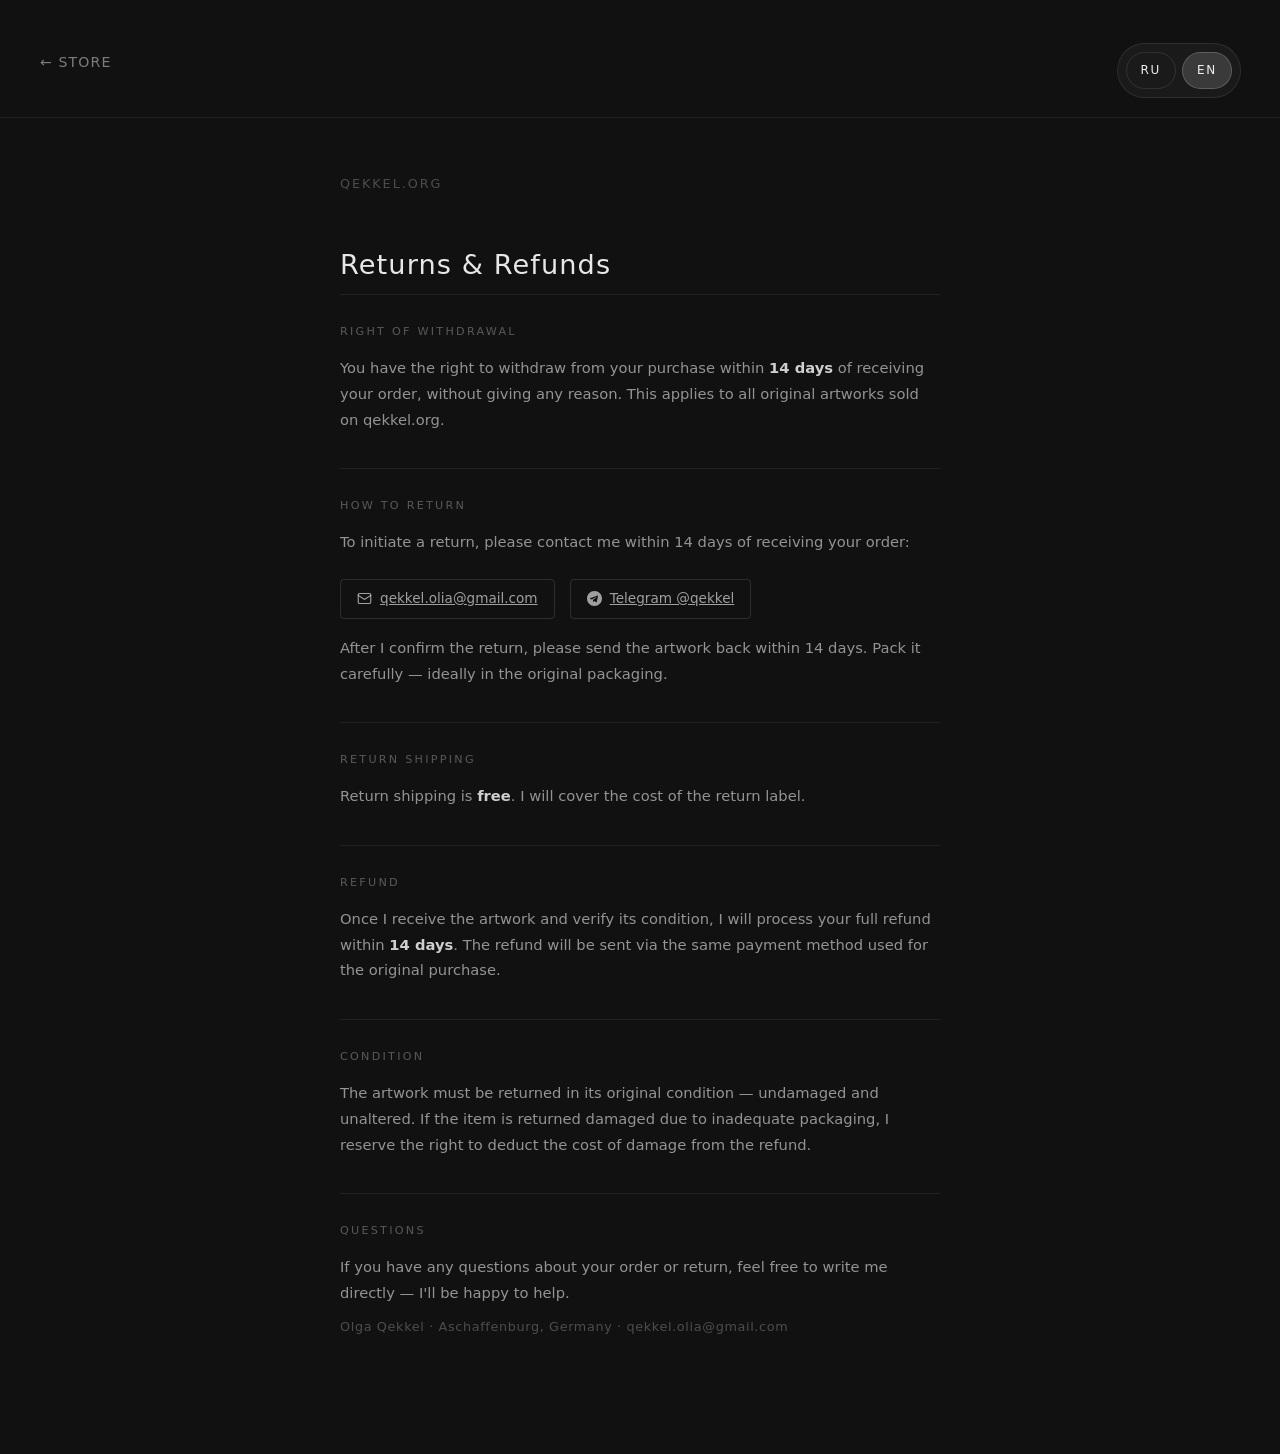
<file: returns.html>
<!doctype html>
<html lang="en">
<head>
  <meta charset="utf-8" />
  <meta name="viewport" content="width=device-width, initial-scale=1" />
  <title>Returns & Refunds – Qekkel</title>
  <meta name="description" content="Return policy for original artworks purchased at qekkel.org. 14-day return window, free return shipping. Questions? Contact via email or Telegram.">
  <meta name="author" content="Olga Qekkel">
  <meta name="robots" content="index, follow">
  <link rel="canonical" href="https://qekkel.org/returns" />
  <meta property="og:type" content="website">
  <meta property="og:site_name" content="Qekkel">
  <meta property="og:title" content="Returns & Refunds – Qekkel">
  <meta property="og:url" content="https://qekkel.org/returns">
  <script type="application/ld+json">
  {
    "@context": "https://schema.org",
    "@graph": [
      {
        "@type": "BreadcrumbList",
        "itemListElement": [
          { "@type": "ListItem", "position": 1, "name": "Qekkel", "item": "https://qekkel.org/" },
          { "@type": "ListItem", "position": 2, "name": "Returns", "item": "https://qekkel.org/returns" }
        ]
      }
    ]
  }
  </script>
  <link rel="icon" type="image/png" href="images/favicon.png">
  <link rel="preconnect" href="https://fonts.googleapis.com">
  <link rel="preconnect" href="https://fonts.gstatic.com" crossorigin>
  <link href="https://fonts.googleapis.com/css2?family=Source+Sans+3:ital,wght@0,200..900;1,200..900&display=swap" rel="stylesheet" media="print" onload="this.media='all'">
  <script>window.dataLayer=window.dataLayer||[];function gtag(){dataLayer.push(arguments);}(function(){var s=document.createElement('script');s.async=true;s.src='https://www.googletagmanager.com/gtag/js?id=G-39BNBDPZNP';document.head.appendChild(s);gtag('js',new Date());gtag('config','G-39BNBDPZNP');})();</script>
  <link rel="stylesheet" href="assets/css/main.css" />
  <link rel="stylesheet" href="assets/css/product.css" />
  <style>
    .returns-wrap {
      min-height: 100vh;
      background: #111;
      padding: 0 0 80px;
    }
    .returns-header {
      display: flex;
      align-items: center;
      justify-content: space-between;
      padding: 28px 40px 20px;
      border-bottom: 1px solid rgba(255,255,255,0.07);
      flex-wrap: wrap;
      gap: 12px;
    }
    .returns-back {
      color: rgba(255,255,255,0.45);
      text-decoration: none;
      font-size: 0.88rem;
      letter-spacing: 0.08em;
      text-transform: uppercase;
      transition: color 0.2s;
    }
    .returns-back:hover { color: #fff; }
    .returns-back::before { content: "← "; }
    .returns-content {
      max-width: 680px;
      margin: 0 auto;
      padding: 56px 40px 0;
    }
    .returns-title {
      font-size: 1.7rem;
      font-weight: 300;
      letter-spacing: 0.04em;
      color: rgba(255,255,255,0.9);
      margin: 0 0 8px;
    }
    .returns-subtitle {
      font-size: 0.8rem;
      letter-spacing: 0.15em;
      text-transform: uppercase;
      color: rgba(255,255,255,0.25);
      margin: 0 0 48px;
    }
    .returns-section {
      margin-bottom: 36px;
      border-top: 1px solid rgba(255,255,255,0.07);
      padding-top: 28px;
    }
    .returns-section h2 {
      font-size: 0.7rem;
      letter-spacing: 0.2em;
      text-transform: uppercase;
      color: rgba(255,255,255,0.3);
      margin: 0 0 14px;
      font-weight: 400;
    }
    .returns-section p {
      font-size: 0.92rem;
      line-height: 1.75;
      color: rgba(255,255,255,0.55);
      margin: 0 0 10px;
    }
    .returns-section a {
      color: rgba(255,255,255,0.6);
      text-decoration: underline;
      transition: color 0.2s;
    }
    .returns-section a:hover { color: #fff; }
    .returns-contact {
      display: inline-flex;
      align-items: center;
      gap: 8px;
      margin-top: 8px;
      color: rgba(255,255,255,0.45);
      text-decoration: none;
      font-size: 0.85rem;
      border: 1px solid rgba(255,255,255,0.12);
      border-radius: 4px;
      padding: 8px 16px;
      transition: color 0.2s, border-color 0.2s;
      margin-right: 10px;
    }
    .returns-contact:hover {
      color: #fff;
      border-color: rgba(255,255,255,0.35);
      text-decoration: none;
    }
    .lang-toggle {
      display: flex;
      gap: 6px;
    }
    @media (max-width: 600px) {
      .returns-header { padding: 20px 16px; }
      .returns-content { padding: 40px 16px 0; }
    }

    /* Language switching */
    .ru { display: none; }
    html[lang="ru"] .en { display: none; }
    html[lang="ru"] .ru { display: block; }
    html[lang="ru"] .ru.inline { display: inline; }
    html[lang="ru"] p.ru { display: block; }
  </style>
</head>
<body class="is-preload product-page">
  <div id="bg-blur" class="bg-blur"></div>

  <div class="returns-wrap">
    <header class="returns-header">
      <a href="/store" class="returns-back">Store</a>
      <div class="lang-toggle" role="group" aria-label="Language switch">
        <button type="button" class="lang-btn" data-lang="ru" aria-pressed="false">RU</button>
        <button type="button" class="lang-btn" data-lang="en" aria-pressed="true">EN</button>
      </div>
    </header>

    <div class="returns-content">

      <p class="returns-subtitle en">qekkel.org</p>
      <p class="returns-subtitle ru">qekkel.org</p>
      <h1 class="returns-title en">Returns & Refunds</h1>
      <h1 class="returns-title ru">Возврат и возмещение</h1>

      <!-- Section 1 -->
      <div class="returns-section">
        <h2 class="en">Right of withdrawal</h2>
        <h2 class="ru">Право на отказ от покупки</h2>
        <p class="en">You have the right to withdraw from your purchase within <strong style="color:rgba(255,255,255,0.8)">14 days</strong> of receiving your order, without giving any reason. This applies to all original artworks sold on qekkel.org.</p>
        <p class="ru">Вы имеете право отказаться от покупки в течение <strong style="color:rgba(255,255,255,0.8)">14 дней</strong> с момента получения заказа без объяснения причин. Это распространяется на все оригинальные работы, проданные на qekkel.org.</p>
      </div>

      <!-- Section 2 -->
      <div class="returns-section">
        <h2 class="en">How to return</h2>
        <h2 class="ru">Как оформить возврат</h2>
        <p class="en">To initiate a return, please contact me within 14 days of receiving your order:</p>
        <p class="ru">Чтобы оформить возврат, свяжитесь со мной в течение 14 дней с момента получения заказа:</p>
        <div style="margin-top:16px">
          <a href="mailto:qekkel.olia@gmail.com" class="returns-contact">
            <svg width="15" height="15" viewBox="0 0 24 24" fill="none" stroke="currentColor" stroke-width="1.8" stroke-linecap="round" stroke-linejoin="round"><rect x="2" y="4" width="20" height="16" rx="2"/><path d="m22 7-8.97 5.7a1.94 1.94 0 0 1-2.06 0L2 7"/></svg>
            qekkel.olia@gmail.com
          </a>
          <a href="https://t.me/qekkel" target="_blank" rel="noopener" class="returns-contact">
            <svg width="15" height="15" viewBox="0 0 24 24" fill="currentColor"><path d="M12 0C5.373 0 0 5.373 0 12s5.373 12 12 12 12-5.373 12-12S18.627 0 12 0zm5.562 8.248-1.97 9.289c-.145.658-.537.818-1.084.508l-3-2.21-1.447 1.394c-.16.16-.295.295-.605.295l.213-3.053 5.56-5.023c.242-.213-.054-.333-.373-.12l-6.871 4.326-2.962-.924c-.643-.204-.657-.643.136-.953l11.57-4.461c.537-.194 1.006.131.833.932z"/></svg>
            Telegram @qekkel
          </a>
        </div>
        <p class="en" style="margin-top:16px">After I confirm the return, please send the artwork back within 14 days. Pack it carefully — ideally in the original packaging.</p>
        <p class="ru" style="margin-top:16px">После подтверждения возврата отправьте работу обратно в течение 14 дней. Упакуйте аккуратно — желательно в оригинальную упаковку.</p>
      </div>

      <!-- Section 3 -->
      <div class="returns-section">
        <h2 class="en">Return shipping</h2>
        <h2 class="ru">Стоимость возврата</h2>
        <p class="en">Return shipping is <strong style="color:rgba(255,255,255,0.8)">free</strong>. I will cover the cost of the return label.</p>
        <p class="ru">Возврат <strong style="color:rgba(255,255,255,0.8)">бесплатный</strong>. Я оплачиваю доставку обратно.</p>
      </div>

      <!-- Section 4 -->
      <div class="returns-section">
        <h2 class="en">Refund</h2>
        <h2 class="ru">Возмещение</h2>
        <p class="en">Once I receive the artwork and verify its condition, I will process your full refund within <strong style="color:rgba(255,255,255,0.8)">14 days</strong>. The refund will be sent via the same payment method used for the original purchase.</p>
        <p class="ru">После получения работы и проверки её состояния я оформлю полный возврат средств в течение <strong style="color:rgba(255,255,255,0.8)">14 дней</strong>. Деньги возвращаются тем же способом, которым была произведена оплата.</p>
      </div>

      <!-- Section 5 -->
      <div class="returns-section">
        <h2 class="en">Condition</h2>
        <h2 class="ru">Состояние работы</h2>
        <p class="en">The artwork must be returned in its original condition — undamaged and unaltered. If the item is returned damaged due to inadequate packaging, I reserve the right to deduct the cost of damage from the refund.</p>
        <p class="ru">Работа должна быть возвращена в исходном состоянии — без повреждений и изменений. Если работа вернётся повреждённой из-за ненадлежащей упаковки, я оставляю за собой право вычесть стоимость ущерба из суммы возврата.</p>
      </div>

      <!-- Section 6 -->
      <div class="returns-section">
        <h2 class="en">Questions</h2>
        <h2 class="ru">Вопросы</h2>
        <p class="en">If you have any questions about your order or return, feel free to write me directly — I'll be happy to help.</p>
        <p class="ru">Если у вас есть вопросы по заказу или возврату — пишите напрямую, всегда рада помочь.</p>
        <p style="margin-top:6px; font-size:0.8rem; color:rgba(255,255,255,0.25); letter-spacing:0.05em">Olga Qekkel · Aschaffenburg, Germany · qekkel.olia@gmail.com</p>
      </div>

    </div>
  </div>

  <script src="assets/js/main.js"></script>
</body>
</html>
</file>
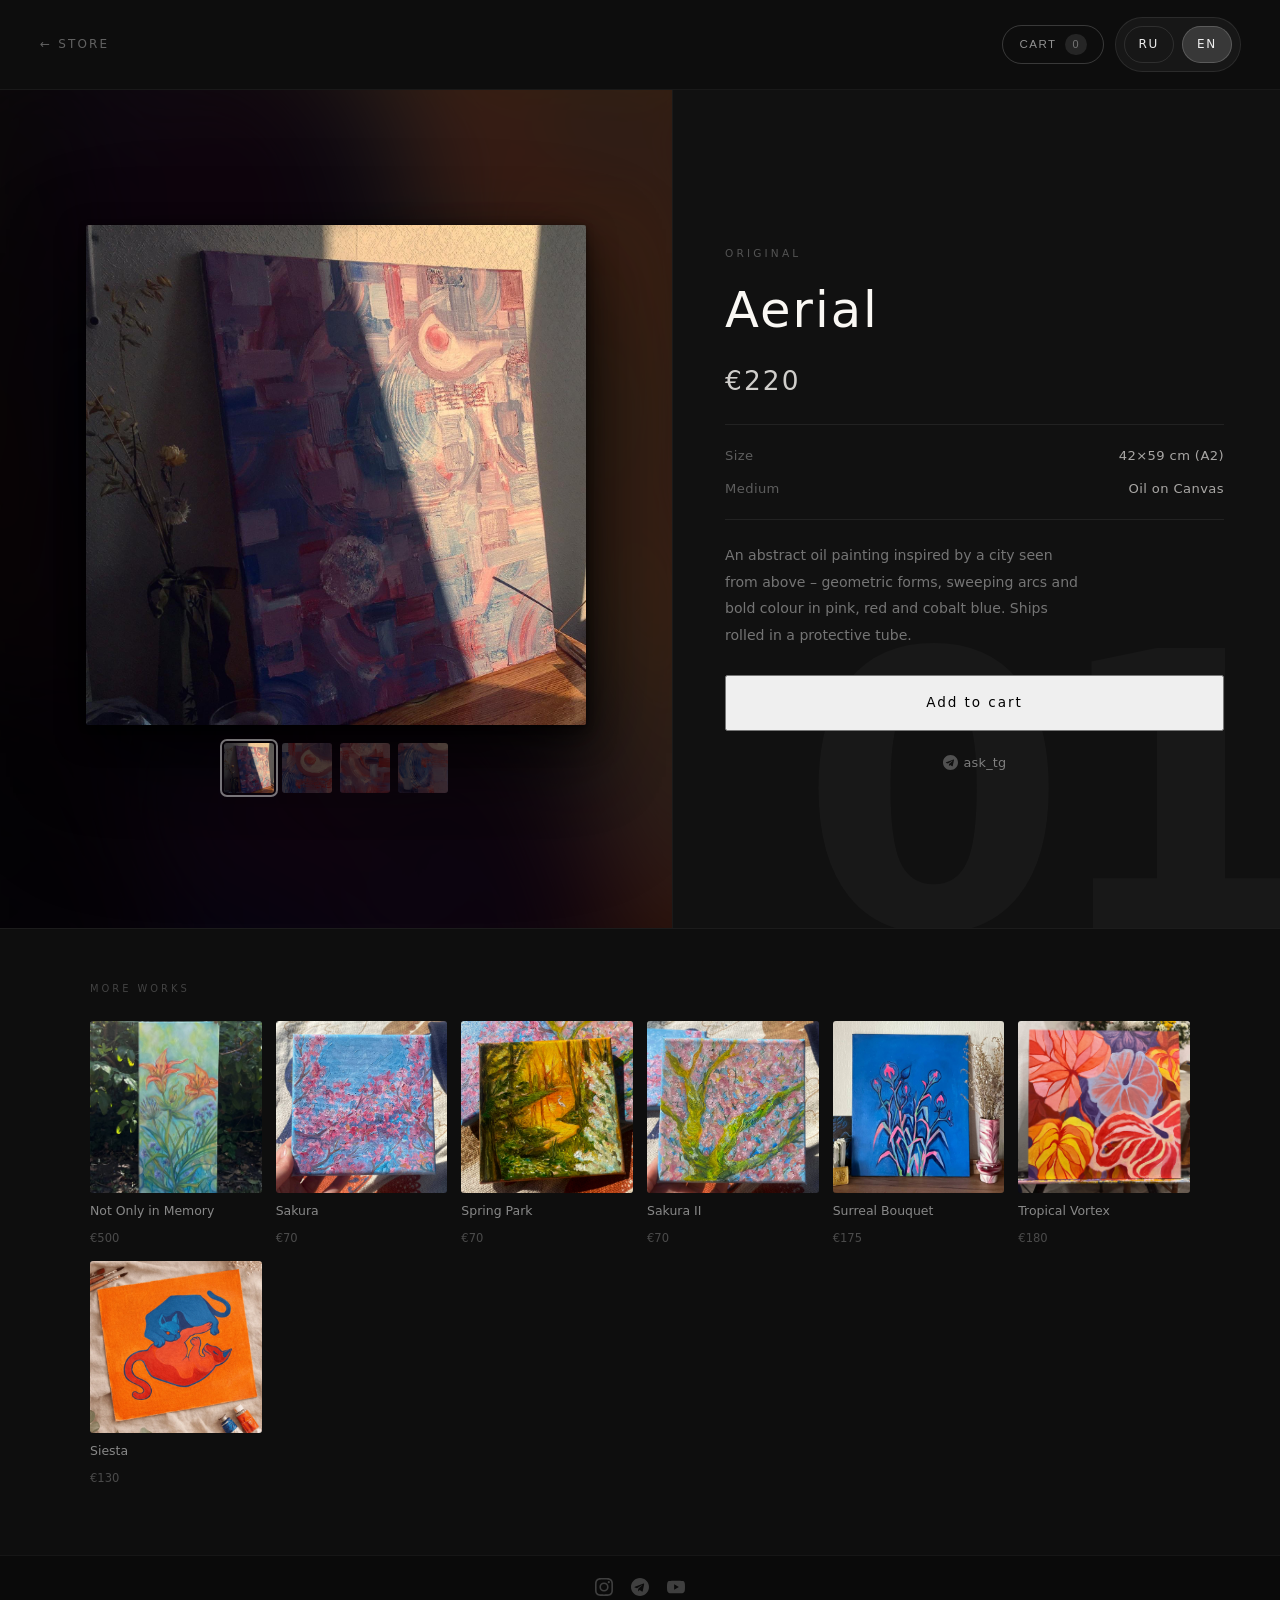
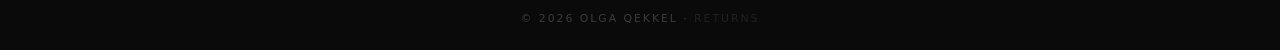
<file: store/aerial.html>
﻿<!doctype html>
<html lang="en">
<head>
  <meta charset="utf-8" />
  <meta name="viewport" content="width=device-width, initial-scale=1" />
  <title>Aerial – Large Abstract Oil Painting for Sale | Qekkel</title>
  <meta name="description" content="Buy "Aerial" – a large original oil painting by Olga Qekkel. Abstract city from above: sweeping geometric forms, bold pink, red and cobalt blue. A2 canvas, 42×59 cm. One of a kind. Ships worldwide.">
  <meta name="author" content="Olga Qekkel">
  <meta name="robots" content="index, follow">
  <link rel="canonical" href="https://qekkel.org/store/aerial" />
  <meta property="og:type" content="product">
  <meta property="og:locale" content="en_US">
  <meta property="og:site_name" content="Qekkel">
  <meta property="og:title" content="Aerial – Large Abstract Oil Painting for Sale | Qekkel">
  <meta property="og:description" content="Abstract city seen from above – sweeping arcs, bold pinks and cobalt blue. 42×59 cm oil on canvas. One-of-a-kind original art by Olga Qekkel. Buy and ship worldwide.">
  <meta property="og:url" content="https://qekkel.org/store/aerial">
  <meta property="og:image" content="https://qekkel.org/images/art11.jpg">
  <meta property="og:image:alt" content="Aerial – abstract oil painting, city seen from above, by Olga Qekkel">
  <meta name="twitter:card" content="summary_large_image">
  <meta name="twitter:title" content="Aerial – Large Abstract Oil Painting for Sale | Qekkel">
  <meta name="twitter:description" content="A city seen from above in sweeping arcs and bold colour – pink, red, cobalt blue. Original oil painting, A2 canvas. One of a kind. By Olga Qekkel. Ships worldwide.">
  <meta name="twitter:image" content="https://qekkel.org/images/art11.jpg">
  <script type="application/ld+json">
  {
    "@context": "https://schema.org",
    "@graph": [
      {
        "@type": "Product",
        "name": "Aerial – Original Oil Painting",
        "description": "Large abstract oil painting of a city seen from above – sweeping geometric forms, vivid pinks, reds and cobalt blue. One of a kind, signed original. Ships worldwide.",
        "image": ["https://qekkel.org/images/art11.jpg", "https://qekkel.org/images/art11/detail4.webp", "https://qekkel.org/images/art11/detail2.webp"],
        "url": "https://qekkel.org/store/aerial",
        "sku": "original-01",
        "material": "Oil on Canvas",
        "brand": { "@type": "Brand", "name": "Qekkel" },
        "offers": {
          "@type": "Offer",
          "price": "240",
          "priceCurrency": "EUR",
          "availability": "https://schema.org/InStock",
          "itemCondition": "https://schema.org/NewCondition",
          "seller": { "@type": "Person", "name": "Olga Qekkel", "url": "https://qekkel.org" },
          "url": "https://qekkel.org/store/aerial",
          "hasMerchantReturnPolicy": {
            "@type": "MerchantReturnPolicy",
            "applicableCountry": "DE",
            "returnPolicyCategory": "https://schema.org/MerchantReturnFiniteReturnWindow",
            "merchantReturnDays": 14,
            "returnMethod": "https://schema.org/ReturnByMail",
            "returnFees": "https://schema.org/FreeReturn",
            "merchantReturnLink": "https://qekkel.org/returns"
          },
          "shippingDetails": {
            "@type": "OfferShippingDetails",
            "shippingRate": { "@type": "MonetaryAmount", "value": "15", "currency": "EUR" },
            "shippingDestination": { "@type": "DefinedRegion", "addressCountry": "DE" },
            "deliveryTime": {
              "@type": "ShippingDeliveryTime",
              "handlingTime": { "@type": "QuantitativeValue", "minValue": 1, "maxValue": 3, "unitCode": "DAY" },
              "transitTime": { "@type": "QuantitativeValue", "minValue": 3, "maxValue": 14, "unitCode": "DAY" }
            }
          }
        }
      },
      {
        "@type": "BreadcrumbList",
        "itemListElement": [
          { "@type": "ListItem", "position": 1, "name": "Qekkel", "item": "https://qekkel.org/" },
          { "@type": "ListItem", "position": 2, "name": "Store", "item": "https://qekkel.org/store" },
          { "@type": "ListItem", "position": 3, "name": "Aerial", "item": "https://qekkel.org/store/aerial" }
        ]
      }
    ]
  }
  </script>
  <link rel="icon" type="image/png" href="../images/favicon.png">
  <link rel="preconnect" href="https://fonts.googleapis.com">
  <link rel="preconnect" href="https://fonts.gstatic.com" crossorigin>
  <link href="https://fonts.googleapis.com/css2?family=Source+Sans+3:ital,wght@0,200..900;1,200..900&display=swap" rel="stylesheet" media="print" onload="this.media='all'">
  <script>
    window.dataLayer = window.dataLayer || [];
    function gtag(){dataLayer.push(arguments);}
    (function(){
      var s = document.createElement('script');
      s.async = true;
      s.src = 'https://www.googletagmanager.com/gtag/js?id=G-39BNBDPZNP';
      document.head.appendChild(s);
      gtag('js', new Date());
      gtag('config', 'G-39BNBDPZNP');
    })();
  </script>
  <link rel="stylesheet" href="../assets/css/main.css" />
  <link rel="stylesheet" href="../assets/css/product.css" />
</head>
<body class="is-preload product-page">
  <div id="bg-blur" class="bg-blur"></div>

  <header class="product-header">
    <a href="/store" class="product-back">← Store</a>
    <div class="product-header-right">
      <button id="open-cart" class="nav-btn cart-btn"><span data-i18n="cart">Cart</span><span class="cart-count">0</span></button>
      <div class="lang-toggle" role="group" aria-label="Language switch">
        <button type="button" class="lang-btn" data-lang="ru" aria-pressed="false">RU</button>
        <button type="button" class="lang-btn" data-lang="en" aria-pressed="true">EN</button>
      </div>
    </div>
  </header>

  <main class="product-main">
    <div class="product-stage">
      <div class="product-stage-bg" style="background-image:url('../images/art11.jpg')"></div>
      <div class="product-canvas-wrap">
        <img id="product-img" src="../images/art11.jpg" alt="Aerial – original oil painting by Qekkel" class="product-main-img">
        <div class="product-thumbs">
          <img src="../images/art11.jpg" alt="Aerial" onclick="setImg(this.src)" class="product-thumb active">
          <img src="../images/art11/detail4.webp" alt="Aerial detail" onclick="setImg(this.src)" class="product-thumb">
          <img src="../images/art11/detail2.webp" alt="Aerial detail 2" onclick="setImg(this.src)" class="product-thumb">
          <img src="../images/art11/detail7.webp" alt="Aerial detail 3" onclick="setImg(this.src)" class="product-thumb">
        </div>
      </div>
    </div>

    <div class="product-info">
      <span class="product-num">01</span>
      <p class="product-status" data-i18n="badge_limited">Limited</p>
      <h1 class="product-title">Aerial</h1>
      <p class="product-price">€220</p>
      <div class="product-specs">
        <div class="product-spec"><span data-i18n="modal_size">Size</span><strong>42×59 cm (A2)</strong></div>
        <div class="product-spec"><span data-i18n="modal_medium">Medium</span><strong>Oil on Canvas</strong></div>
      </div>
      <p class="product-desc" data-i18n-product="aerial_desc">An abstract oil painting inspired by a city seen from above – geometric forms, sweeping arcs and bold colour in pink, red and cobalt blue. Ships rolled in a protective tube.</p>
      <div class="product-actions">
        <button class="store-add-btn" id="add-to-cart" onclick="document.querySelector('.store-card').click()">Add to cart</button>
        <a class="store-ask-tg" href="https://t.me/qekkel?text=Hi!%20I'm%20interested%20in%20%22Aerial%22" target="_blank" rel="noopener">
          <svg width="15" height="15" viewBox="0 0 24 24" fill="currentColor"><path d="M12 0C5.373 0 0 5.373 0 12s5.373 12 12 12 12-5.373 12-12S18.627 0 12 0zm5.562 8.248-1.97 9.289c-.145.658-.537.818-1.084.508l-3-2.21-1.447 1.394c-.16.16-.295.295-.605.295l.213-3.053 5.56-5.023c.242-.213-.054-.333-.373-.12l-6.871 4.326-2.962-.924c-.643-.204-.657-.643.136-.953l11.57-4.461c.537-.194 1.006.131.833.932z"/></svg>
          <span data-i18n="ask_tg">Ask in Telegram</span>
        </a>
      </div>
    </div>
  </main>

  <!-- Hidden store card for cart integration -->
  <button class="store-card" style="display:none"
    data-id="original-01" data-title-en="Aerial" data-title-ru="Aerial"
    data-status-en="Original Artwork" data-status-ru="Оригинал"
    data-size-en="42×59 cm (A2)" data-size-ru="42×59 см (A2)"
    data-medium-en="Oil" data-medium-ru="Масло"
    data-img="../images/art11.jpg,../images/art11/detail4.webp,../images/art11/detail2.webp,../images/art11/detail7.webp"
    data-desc-en="An abstract oil painting inspired by a city seen from above – geometric forms, sweeping arcs and bold colour in pink, red and cobalt blue. Ships rolled in a protective tube."
    data-desc-ru="Абстрактная масляная работа – город с высоты полёта. Доставляется свёрнутым в защитной тубе."
    data-price-eur="240" data-sold="false" aria-controls="store-listing"></button>

  <div id="cart-modal" class="cart-modal" hidden>
    <div class="cart-content">
      <h2 data-i18n="cart_title">Your cart</h2>
      <div id="cart-items"></div>
      <p><strong data-i18n="cart_total">Total:</strong> <span id="cart-total">0</span></p>
      <div class="checkout-options">
        <button id="send-tg" data-i18n="send_tg">Send via Telegram</button>
        <button id="send-email" data-i18n="send_email">Send via Email</button>
      </div>
    </div>
  </div>

  <script>
    function setImg(src) {
      document.getElementById('product-img').src = src;
      document.querySelectorAll('.product-thumb').forEach(t => t.classList.toggle('active', t.src === src));
      const bg = document.querySelector('.product-stage-bg');
      if (bg) bg.style.backgroundImage = 'url(' + src + ')';
    }
  </script>
  <section class="more-works">
    <div class="more-works-inner">
      <p class="more-works-label">More works</p>
      <div class="more-works-grid">
        <a href="/store/lilies" class="more-work-card"><div class="more-work-img"><img loading="lazy" src="../images/lili/ili3.png" alt="Not Only in Memory – daylilies oil painting by Olga Qekkel"></div><p class="more-work-title">Not Only in Memory</p><p class="more-work-price">€500</p></a>
        <a href="/store/sakura" class="more-work-card"><div class="more-work-img"><img loading="lazy" src="../images/spring/sacura00.png" alt="Sakura – cherry blossom mini oil painting by Olga Qekkel"></div><p class="more-work-title">Sakura</p><p class="more-work-price">€70</p></a>
        <a href="/store/spring-park" class="more-work-card"><div class="more-work-img"><img loading="lazy" src="../images/spring/park2.png" alt="Spring Park – spring landscape mini oil painting by Olga Qekkel"></div><p class="more-work-title">Spring Park</p><p class="more-work-price">€70</p></a>
        <a href="/store/sakura-ii" class="more-work-card"><div class="more-work-img"><img loading="lazy" src="../images/spring/spring5.webp" alt="Sakura II – cherry blossom mini oil painting by Olga Qekkel"></div><p class="more-work-title">Sakura II</p><p class="more-work-price">€70</p></a>
        <a href="/store/surreal-bouquet" class="more-work-card"><div class="more-work-img"><img loading="lazy" src="../images/art7.jpg" alt="Surreal Bouquet – original floral oil painting by Olga Qekkel"></div><p class="more-work-title">Surreal Bouquet</p><p class="more-work-price">€175</p></a>
        <a href="/store/tropical-vortex" class="more-work-card"><div class="more-work-img"><img loading="lazy" src="../images/art02.jpg" alt="Tropical Vortex – original abstract acrylic painting by Olga Qekkel"></div><p class="more-work-title">Tropical Vortex</p><p class="more-work-price">€180</p></a>
        <a href="/store/siesta" class="more-work-card"><div class="more-work-img"><img loading="lazy" src="../images/art01/detail4.webp" alt="Siesta – original figurative oil painting by Olga Qekkel"></div><p class="more-work-title">Siesta</p><p class="more-work-price">€130</p></a>
      </div>
    </div>
  </section>
  <footer class="product-footer">
    <div class="product-footer-socials">
      <a href="https://www.instagram.com/qekkel/" target="_blank" rel="noopener" aria-label="Instagram">
        <svg width="18" height="18" viewBox="0 0 24 24" fill="currentColor"><path d="M12 2.163c3.204 0 3.584.012 4.85.07 1.366.062 2.633.334 3.608 1.308.975.975 1.246 2.242 1.308 3.608.058 1.266.07 1.646.07 4.85s-.012 3.584-.07 4.85c-.062 1.366-.334 2.633-1.308 3.608-.975.975-2.242 1.246-3.608 1.308-1.266.058-1.646.07-4.85.07s-3.584-.012-4.85-.07c-1.366-.062-2.633-.334-3.608-1.308-.975-.975-1.246-2.242-1.308-3.608C2.175 15.584 2.163 15.204 2.163 12s.012-3.584.07-4.85c.062-1.366.334-2.633 1.308-3.608.975-.975 2.242-1.246 3.608-1.308C8.416 2.175 8.796 2.163 12 2.163zm0-2.163C8.741 0 8.332.014 7.052.072 5.197.157 3.355.673 2.014 2.014.673 3.355.157 5.197.072 7.052.014 8.332 0 8.741 0 12c0 3.259.014 3.668.072 4.948.085 1.855.601 3.697 1.942 5.038 1.341 1.341 3.183 1.857 5.038 1.942C8.332 23.986 8.741 24 12 24s3.668-.014 4.948-.072c1.855-.085 3.697-.601 5.038-1.942 1.341-1.341 1.857-3.183 1.942-5.038.058-1.28.072-1.689.072-4.948s-.014-3.668-.072-4.948c-.085-1.855-.601-3.697-1.942-5.038C20.645.673 18.803.157 16.948.072 15.668.014 15.259 0 12 0zm0 5.838a6.162 6.162 0 1 0 0 12.324 6.162 6.162 0 0 0 0-12.324zm0 10.162a4 4 0 1 1 0-8 4 4 0 0 1 0 8zm6.406-11.845a1.44 1.44 0 1 0 0 2.881 1.44 1.44 0 0 0 0-2.881z"/></svg>
      </a>
      <a href="https://t.me/qekkel" target="_blank" rel="noopener" aria-label="Telegram">
        <svg width="18" height="18" viewBox="0 0 24 24" fill="currentColor"><path d="M12 0C5.373 0 0 5.373 0 12s5.373 12 12 12 12-5.373 12-12S18.627 0 12 0zm5.562 8.248-1.97 9.289c-.145.658-.537.818-1.084.508l-3-2.21-1.447 1.394c-.16.16-.295.295-.605.295l.213-3.053 5.56-5.023c.242-.213-.054-.333-.373-.12l-6.871 4.326-2.962-.924c-.643-.204-.657-.643.136-.953l11.57-4.461c.537-.194 1.006.131.833.932z"/></svg>
      </a>
      <a href="https://www.youtube.com/@qekkel" target="_blank" rel="noopener" aria-label="YouTube">
        <svg width="18" height="18" viewBox="0 0 24 24" fill="currentColor"><path d="M23.498 6.186a3.016 3.016 0 0 0-2.122-2.136C19.505 3.545 12 3.545 12 3.545s-7.505 0-9.377.505A3.017 3.017 0 0 0 .502 6.186C0 8.07 0 12 0 12s0 3.93.502 5.814a3.016 3.016 0 0 0 2.122 2.136c1.871.505 9.376.505 9.376.505s7.505 0 9.377-.505a3.015 3.015 0 0 0 2.122-2.136C24 15.93 24 12 24 12s0-3.93-.502-5.814zM9.545 15.568V8.432L15.818 12l-6.273 3.568z"/></svg>
      </a>
    </div>
    <p class="product-copyright">© <span class="js-year">2026</span> Olga Qekkel · <a href="/returns" style="color:inherit;opacity:0.45;text-decoration:none;">Returns</a></p>
  </footer>
  <script src="../assets/js/prices.js"></script>
  <script src="../assets/js/main.js"></script>
</body>
</html>
</file>
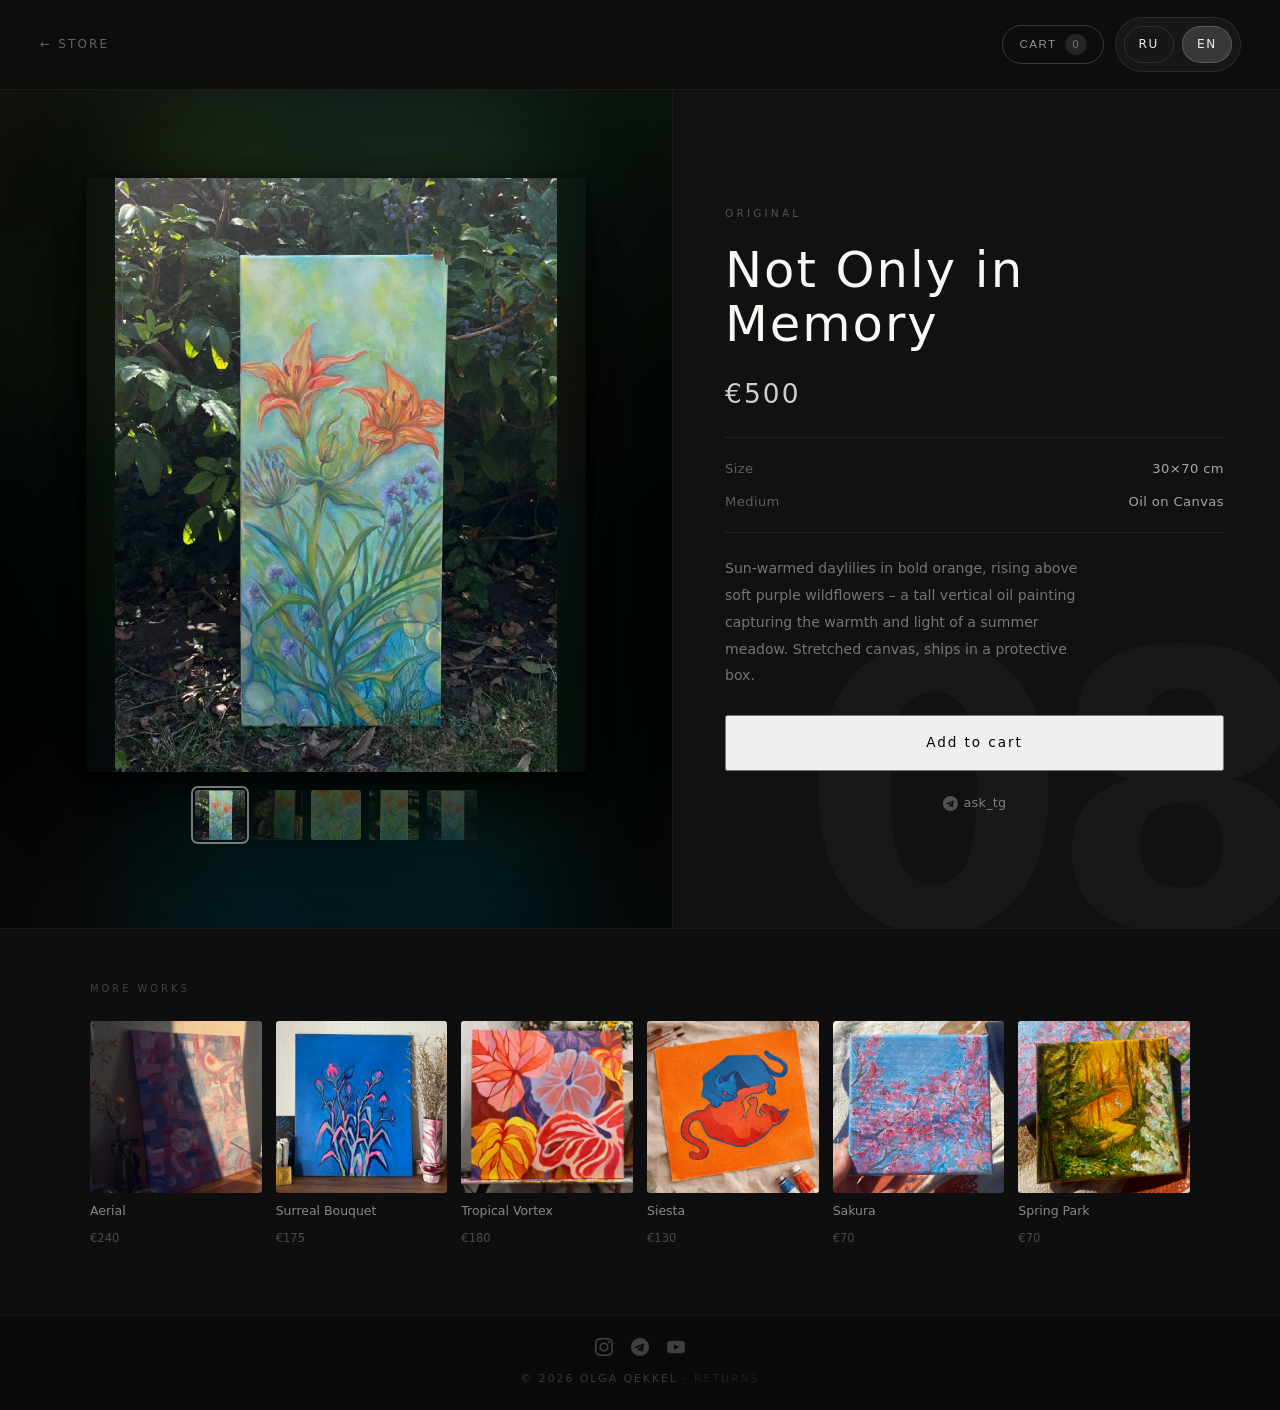
<file: store/lilies.html>
<!doctype html>
<html lang="en">
<head>
  <meta charset="utf-8" />
  <meta name="viewport" content="width=device-width, initial-scale=1" />
  <title>Not Only in Memory – Original Oil Painting for Sale | Qekkel</title>
  <meta name="description" content="Buy "Not Only in Memory" – an original oil painting by Olga Qekkel. Sun-warmed daylilies in bold orange rising above purple wildflowers. 30×70 cm canvas. One of a kind. Ships worldwide.">
  <meta name="author" content="Olga Qekkel">
  <meta name="robots" content="index, follow">
  <link rel="canonical" href="https://qekkel.org/store/lilies" />
  <meta property="og:type" content="product">
  <meta property="og:locale" content="en_US">
  <meta property="og:site_name" content="Qekkel">
  <meta property="og:title" content="Not Only in Memory – Original Oil Painting for Sale | Qekkel">
  <meta property="og:description" content="Daylilies in vibrant orange over purple wildflowers – 30×70 cm oil on canvas. One-of-a-kind original art by Olga Qekkel. Buy and ship worldwide.">
  <meta property="og:url" content="https://qekkel.org/store/lilies">
  <meta property="og:image" content="https://qekkel.org/images/lili/ili.png">
  <meta property="og:image:alt" content="Not Only in Memory – original oil painting of daylilies, by Olga Qekkel">
  <meta name="twitter:card" content="summary_large_image">
  <meta name="twitter:title" content="Not Only in Memory – Original Oil Painting for Sale | Qekkel">
  <meta name="twitter:description" content="Daylilies in bold orange over purple wildflowers – original oil painting, 30×70 cm canvas. One of a kind. By Olga Qekkel. Ships worldwide.">
  <meta name="twitter:image" content="https://qekkel.org/images/lili/ili.png">
  <script type="application/ld+json">
  {
    "@context": "https://schema.org",
    "@graph": [
      {
        "@type": "Product",
        "name": "Not Only in Memory – Original Oil Painting",
        "description": "Sun-warmed daylilies in bold orange rising above purple wildflowers – a tall vertical oil painting capturing the full height of a summer meadow. One of a kind, signed original. Ships worldwide.",
        "image": ["https://qekkel.org/images/lili/ili.png", "https://qekkel.org/images/lili/ili2.jpg", "https://qekkel.org/images/lili/ili3.jpg"],
        "url": "https://qekkel.org/store/lilies",
        "sku": "original-08",
        "material": "Oil on Canvas",
        "brand": { "@type": "Brand", "name": "Qekkel" },
        "offers": {
          "@type": "Offer",
          "price": "500",
          "priceCurrency": "EUR",
          "availability": "https://schema.org/InStock",
          "itemCondition": "https://schema.org/NewCondition",
          "seller": { "@type": "Person", "name": "Olga Qekkel", "url": "https://qekkel.org" },
          "url": "https://qekkel.org/store/lilies",
          "hasMerchantReturnPolicy": {
            "@type": "MerchantReturnPolicy",
            "applicableCountry": "DE",
            "returnPolicyCategory": "https://schema.org/MerchantReturnFiniteReturnWindow",
            "merchantReturnDays": 14,
            "returnMethod": "https://schema.org/ReturnByMail",
            "returnFees": "https://schema.org/FreeReturn",
            "merchantReturnLink": "https://qekkel.org/returns"
          },
          "shippingDetails": {
            "@type": "OfferShippingDetails",
            "shippingRate": { "@type": "MonetaryAmount", "value": "15", "currency": "EUR" },
            "shippingDestination": { "@type": "DefinedRegion", "addressCountry": "DE" },
            "deliveryTime": {
              "@type": "ShippingDeliveryTime",
              "handlingTime": { "@type": "QuantitativeValue", "minValue": 1, "maxValue": 3, "unitCode": "DAY" },
              "transitTime": { "@type": "QuantitativeValue", "minValue": 3, "maxValue": 14, "unitCode": "DAY" }
            }
          }
        }
      },
      {
        "@type": "BreadcrumbList",
        "itemListElement": [
          { "@type": "ListItem", "position": 1, "name": "Qekkel", "item": "https://qekkel.org/" },
          { "@type": "ListItem", "position": 2, "name": "Store", "item": "https://qekkel.org/store" },
          { "@type": "ListItem", "position": 3, "name": "Not Only in Memory", "item": "https://qekkel.org/store/lilies" }
        ]
      }
    ]
  }
  </script>
  <link rel="icon" type="image/png" href="../images/favicon.png">
  <link rel="preconnect" href="https://fonts.googleapis.com">
  <link rel="preconnect" href="https://fonts.gstatic.com" crossorigin>
  <link href="https://fonts.googleapis.com/css2?family=Source+Sans+3:ital,wght@0,200..900;1,200..900&display=swap" rel="stylesheet" media="print" onload="this.media='all'">
  <script>
    window.dataLayer = window.dataLayer || [];
    function gtag(){dataLayer.push(arguments);}
    (function(){
      var s = document.createElement('script');
      s.async = true;
      s.src = 'https://www.googletagmanager.com/gtag/js?id=G-39BNBDPZNP';
      document.head.appendChild(s);
      gtag('js', new Date());
      gtag('config', 'G-39BNBDPZNP');
    })();
  </script>
  <link rel="stylesheet" href="../assets/css/main.css" />
  <link rel="stylesheet" href="../assets/css/product.css" />
</head>
<body class="is-preload product-page">
  <div id="bg-blur" class="bg-blur"></div>

  <header class="product-header">
    <a href="/store" class="product-back">← Store</a>
    <div class="product-header-right">
      <button id="open-cart" class="nav-btn cart-btn"><span data-i18n="cart">Cart</span><span class="cart-count">0</span></button>
      <div class="lang-toggle" role="group" aria-label="Language switch">
        <button type="button" class="lang-btn" data-lang="ru" aria-pressed="false">RU</button>
        <button type="button" class="lang-btn" data-lang="en" aria-pressed="true">EN</button>
      </div>
    </div>
  </header>

  <main class="product-main">
    <div class="product-stage">
      <div class="product-stage-bg" style="background-image:url('../images/lili/ili3.png')"></div>
      <div class="product-canvas-wrap">
        <img id="product-img" src="../images/lili/ili3.png" alt="Not Only in Memory – original oil painting of daylilies by Qekkel" class="product-main-img">
        <div class="product-thumbs">
          <img src="../images/lili/ili3.png" alt="Not Only in Memory" onclick="setImg(this.src)" class="product-thumb active">
          <img src="../images/lili/LILI2.png" alt="Not Only in Memory – styled view" onclick="setImg(this.src)" class="product-thumb">
          <img src="../images/lili/ili.png" alt="Not Only in Memory – close-up" onclick="setImg(this.src)" class="product-thumb">
          <img src="../images/lili/ili2.jpg" alt="Not Only in Memory – outdoor view" onclick="setImg(this.src)" class="product-thumb">
          <img src="../images/lili/ili3.jpg" alt="Not Only in Memory – in natural light" onclick="setImg(this.src)" class="product-thumb">
        </div>
      </div>
    </div>

    <div class="product-info">
      <span class="product-num">08</span>
      <p class="product-status" data-i18n="badge_limited">Limited</p>
      <h1 class="product-title">Not Only in Memory</h1>
      <p class="product-price">€500</p>
      <div class="product-specs">
        <div class="product-spec"><span data-i18n="modal_size">Size</span><strong>30×70 cm</strong></div>
        <div class="product-spec"><span data-i18n="modal_medium">Medium</span><strong>Oil on Canvas</strong></div>
      </div>
      <p class="product-desc" data-i18n-product="lilies_desc">Sun-warmed daylilies in bold orange, rising above soft purple wildflowers – a tall vertical oil painting capturing the warmth and light of a summer meadow. Stretched canvas, ships in a protective box.</p>
      <div class="product-actions">
        <button class="store-add-btn" id="add-to-cart" onclick="document.querySelector('.store-card').click()">Add to cart</button>
        <a class="store-ask-tg" href="https://t.me/qekkel?text=Hi!%20I'm%20interested%20in%20%22Not%20Only%20in%20Memory%22" target="_blank" rel="noopener">
          <svg width="15" height="15" viewBox="0 0 24 24" fill="currentColor"><path d="M12 0C5.373 0 0 5.373 0 12s5.373 12 12 12 12-5.373 12-12S18.627 0 12 0zm5.562 8.248-1.97 9.289c-.145.658-.537.818-1.084.508l-3-2.21-1.447 1.394c-.16.16-.295.295-.605.295l.213-3.053 5.56-5.023c.242-.213-.054-.333-.373-.12l-6.871 4.326-2.962-.924c-.643-.204-.657-.643.136-.953l11.57-4.461c.537-.194 1.006.131.833.932z"/></svg>
          <span data-i18n="ask_tg">Ask in Telegram</span>
        </a>
      </div>
    </div>
  </main>

  <!-- Hidden store card for cart integration -->
  <button class="store-card" style="display:none"
    data-id="original-08" data-title-en="Not Only in Memory" data-title-ru="Запечатлённые не только в памяти"
    data-status-en="Original Artwork" data-status-ru="Оригинал"
    data-size-en="30×70 cm" data-size-ru="30×70 см"
    data-medium-en="Oil" data-medium-ru="Масло"
    data-img="../images/lili/ili.png,../images/lili/ili2.jpg,../images/lili/ili3.jpg"
    data-desc-en="Sun-warmed daylilies in bold orange, rising above soft purple wildflowers – a tall vertical oil painting capturing the warmth and light of a summer meadow. Stretched canvas, ships in a protective box."
    data-desc-ru="Дневные лилии в ярком оранжевом над лиловыми полевыми цветами – вертикальное масло на холсте, наполненное летним теплом. Натянутый холст, доставляется в защитной коробке."
    data-price-eur="500" data-sold="false" aria-controls="store-listing"></button>

  <div id="cart-modal" class="cart-modal" hidden>
    <div class="cart-content">
      <h2 data-i18n="cart_title">Your cart</h2>
      <div id="cart-items"></div>
      <p><strong data-i18n="cart_total">Total:</strong> <span id="cart-total">0</span></p>
      <div class="checkout-options">
        <button id="send-tg" data-i18n="send_tg">Send via Telegram</button>
        <button id="send-email" data-i18n="send_email">Send via Email</button>
      </div>
    </div>
  </div>

  <script>
    function setImg(src) {
      document.getElementById('product-img').src = src;
      document.querySelectorAll('.product-thumb').forEach(t => t.classList.toggle('active', t.src === src));
      const bg = document.querySelector('.product-stage-bg');
      if (bg) bg.style.backgroundImage = 'url(' + src + ')';
    }
  </script>
  <section class="more-works">
    <div class="more-works-inner">
      <p class="more-works-label">More works</p>
      <div class="more-works-grid">
        <a href="/store/aerial" class="more-work-card"><div class="more-work-img"><img loading="lazy" src="../images/art11.jpg" alt="Aerial – abstract oil painting by Olga Qekkel"></div><p class="more-work-title">Aerial</p><p class="more-work-price">€240</p></a>
        <a href="/store/surreal-bouquet" class="more-work-card"><div class="more-work-img"><img loading="lazy" src="../images/art7.jpg" alt="Surreal Bouquet – original floral acrylic painting by Olga Qekkel"></div><p class="more-work-title">Surreal Bouquet</p><p class="more-work-price">€175</p></a>
        <a href="/store/tropical-vortex" class="more-work-card"><div class="more-work-img"><img loading="lazy" src="../images/art02.jpg" alt="Tropical Vortex – original abstract acrylic painting by Olga Qekkel"></div><p class="more-work-title">Tropical Vortex</p><p class="more-work-price">€180</p></a>
        <a href="/store/siesta" class="more-work-card"><div class="more-work-img"><img loading="lazy" src="../images/art01/detail4.webp" alt="Siesta – original figurative oil painting by Olga Qekkel"></div><p class="more-work-title">Siesta</p><p class="more-work-price">€130</p></a>
        <a href="/store/sakura" class="more-work-card"><div class="more-work-img"><img loading="lazy" src="../images/spring/sacura00.png" alt="Sakura – cherry blossom mini oil painting by Olga Qekkel"></div><p class="more-work-title">Sakura</p><p class="more-work-price">€70</p></a>
        <a href="/store/spring-park" class="more-work-card"><div class="more-work-img"><img loading="lazy" src="../images/spring/park2.png" alt="Spring Park – spring landscape mini oil painting by Olga Qekkel"></div><p class="more-work-title">Spring Park</p><p class="more-work-price">€70</p></a>
      </div>
    </div>
  </section>
  <footer class="product-footer">
    <div class="product-footer-socials">
      <a href="https://www.instagram.com/qekkel/" target="_blank" rel="noopener" aria-label="Instagram">
        <svg width="18" height="18" viewBox="0 0 24 24" fill="currentColor"><path d="M12 2.163c3.204 0 3.584.012 4.85.07 1.366.062 2.633.334 3.608 1.308.975.975 1.246 2.242 1.308 3.608.058 1.266.07 1.646.07 4.85s-.012 3.584-.07 4.85c-.062 1.366-.334 2.633-1.308 3.608-.975.975-2.242 1.246-3.608 1.308-1.266.058-1.646.07-4.85.07s-3.584-.012-4.85-.07c-1.366-.062-2.633-.334-3.608-1.308-.975-.975-1.246-2.242-1.308-3.608C2.175 15.584 2.163 15.204 2.163 12s.012-3.584.07-4.85c.062-1.366.334-2.633 1.308-3.608.975-.975 2.242-1.246 3.608-1.308C8.416 2.175 8.796 2.163 12 2.163zm0-2.163C8.741 0 8.332.014 7.052.072 5.197.157 3.355.673 2.014 2.014.673 3.355.157 5.197.072 7.052.014 8.332 0 8.741 0 12c0 3.259.014 3.668.072 4.948.085 1.855.601 3.697 1.942 5.038 1.341 1.341 3.183 1.857 5.038 1.942C8.332 23.986 8.741 24 12 24s3.668-.014 4.948-.072c1.855-.085 3.697-.601 5.038-1.942 1.341-1.341 1.857-3.183 1.942-5.038.058-1.28.072-1.689.072-4.948s-.014-3.668-.072-4.948c-.085-1.855-.601-3.697-1.942-5.038C20.645.673 18.803.157 16.948.072 15.668.014 15.259 0 12 0zm0 5.838a6.162 6.162 0 1 0 0 12.324 6.162 6.162 0 0 0 0-12.324zm0 10.162a4 4 0 1 1 0-8 4 4 0 0 1 0 8zm6.406-11.845a1.44 1.44 0 1 0 0 2.881 1.44 1.44 0 0 0 0-2.881z"/></svg>
      </a>
      <a href="https://t.me/qekkel" target="_blank" rel="noopener" aria-label="Telegram">
        <svg width="18" height="18" viewBox="0 0 24 24" fill="currentColor"><path d="M12 0C5.373 0 0 5.373 0 12s5.373 12 12 12 12-5.373 12-12S18.627 0 12 0zm5.562 8.248-1.97 9.289c-.145.658-.537.818-1.084.508l-3-2.21-1.447 1.394c-.16.16-.295.295-.605.295l.213-3.053 5.56-5.023c.242-.213-.054-.333-.373-.12l-6.871 4.326-2.962-.924c-.643-.204-.657-.643.136-.953l11.57-4.461c.537-.194 1.006.131.833.932z"/></svg>
      </a>
      <a href="https://www.youtube.com/@qekkel" target="_blank" rel="noopener" aria-label="YouTube">
        <svg width="18" height="18" viewBox="0 0 24 24" fill="currentColor"><path d="M23.498 6.186a3.016 3.016 0 0 0-2.122-2.136C19.505 3.545 12 3.545 12 3.545s-7.505 0-9.377.505A3.017 3.017 0 0 0 .502 6.186C0 8.07 0 12 0 12s0 3.93.502 5.814a3.016 3.016 0 0 0 2.122 2.136c1.871.505 9.376.505 9.376.505s7.505 0 9.377-.505a3.015 3.015 0 0 0 2.122-2.136C24 15.93 24 12 24 12s0-3.93-.502-5.814zM9.545 15.568V8.432L15.818 12l-6.273 3.568z"/></svg>
      </a>
    </div>
    <p class="product-copyright">© <span class="js-year">2026</span> Olga Qekkel · <a href="/returns" style="color:inherit;opacity:0.45;text-decoration:none;">Returns</a></p>
  </footer>
  <script src="../assets/js/prices.js"></script>
  <script src="../assets/js/main.js"></script>
</body>
</html>
</file>
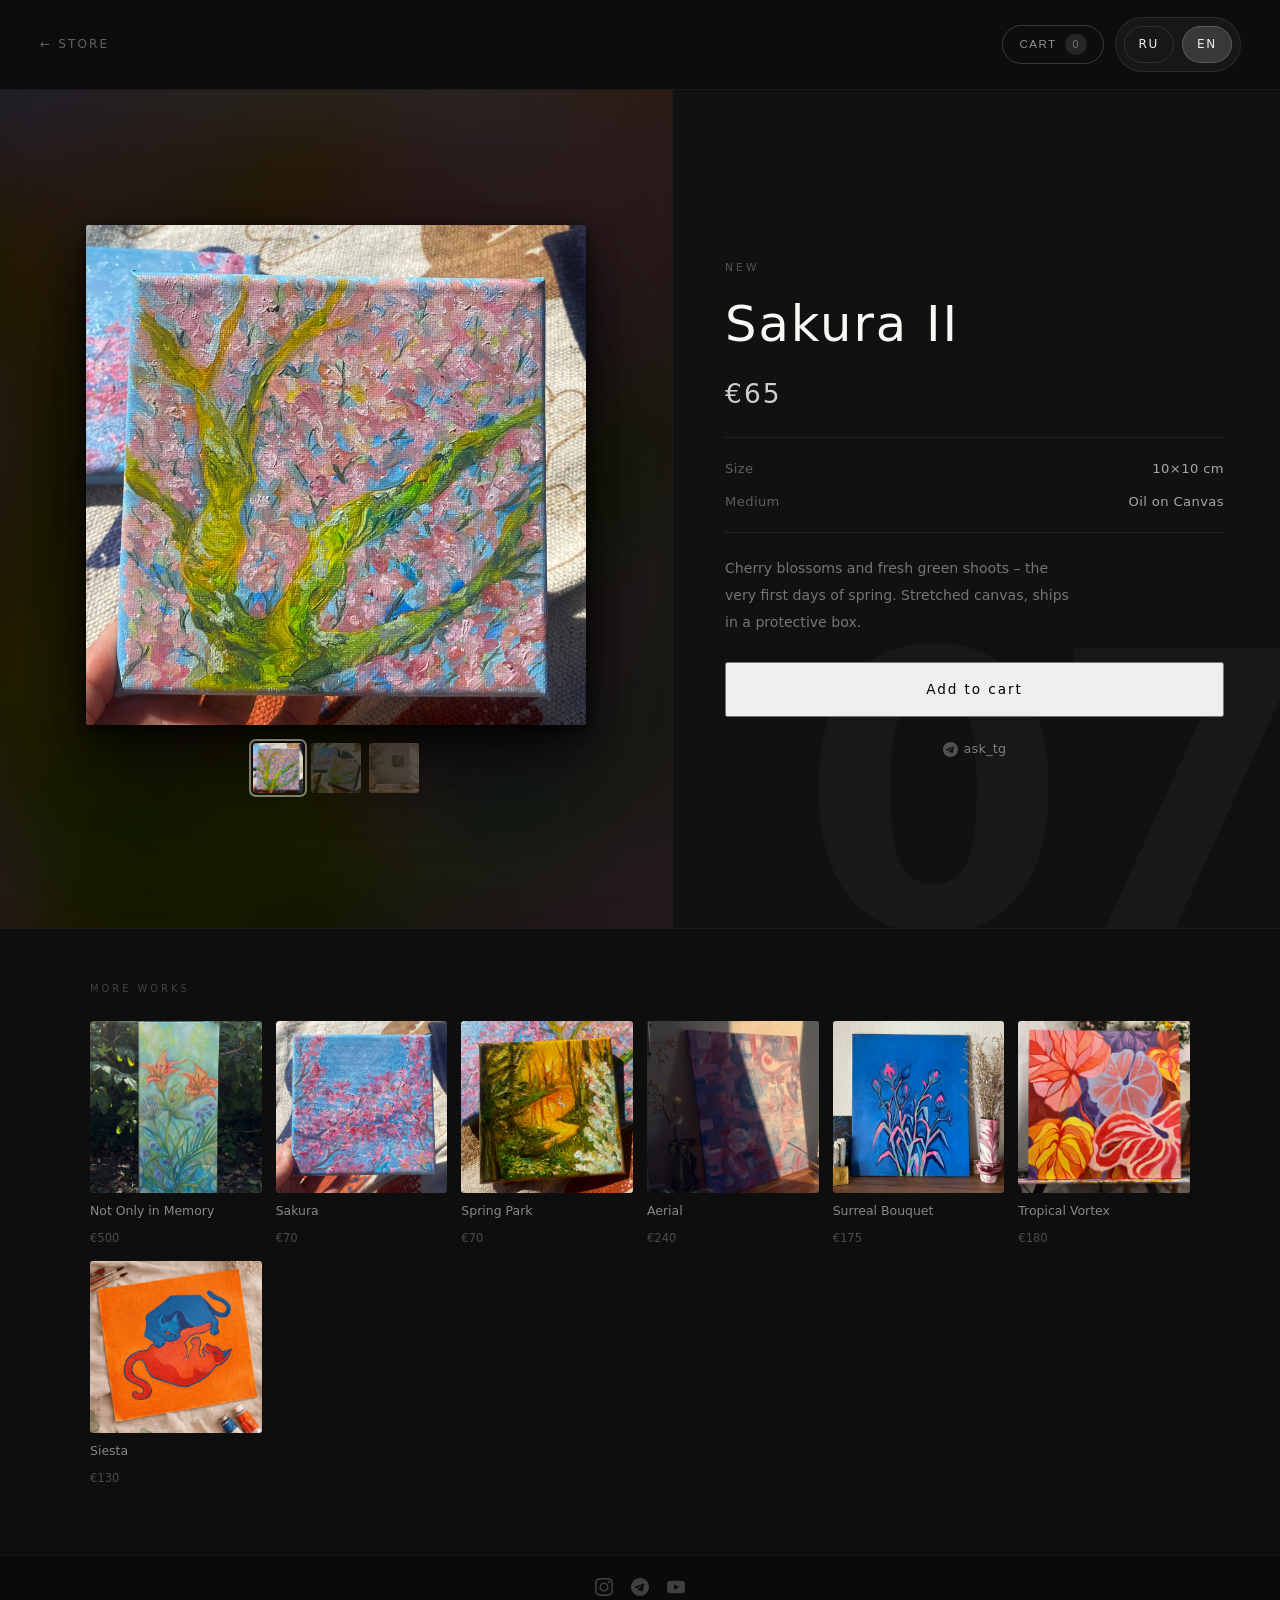
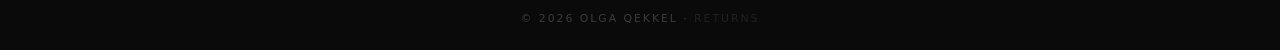
<file: store/sakura-ii.html>
﻿<!doctype html>
<html lang="en">
<head>
  <meta charset="utf-8" />
  <meta name="viewport" content="width=device-width, initial-scale=1" />
  <title>Sakura II – Mini Oil Painting | Cherry Blossom & Spring Art | Qekkel</title>
  <meta name="description" content="Buy "Sakura II" – cherry blossoms and the first green shoots of spring. Original mini oil painting by Olga Qekkel, 10×10 cm canvas. Delicate, unique, affordable. A perfect gift for art and nature lovers. Ships worldwide.">
  <meta name="author" content="Olga Qekkel">
  <meta name="robots" content="index, follow">
  <link rel="canonical" href="https://qekkel.org/store/sakura-ii" />
  <meta property="og:type" content="product">
  <meta property="og:locale" content="en_US">
  <meta property="og:site_name" content="Qekkel">
  <meta property="og:title" content="Sakura II – Mini Oil Painting | Cherry Blossom & Spring Art | Qekkel">
  <meta property="og:description" content="Cherry blossoms and the first green shoots of spring – original mini oil painting, 10×10 cm. Delicate, one-of-a-kind. A perfect gift for art and nature lovers.">
  <meta property="og:url" content="https://qekkel.org/store/sakura-ii">
  <meta property="og:image" content="https://qekkel.org/images/spring/spring5.webp">
  <meta property="og:image:alt" content="Sakura II – original oil painting, cherry blossoms and green shoots, 10×10 cm, by Olga Qekkel">
  <meta name="twitter:card" content="summary_large_image">
  <meta name="twitter:title" content="Sakura II – Mini Oil Painting | Cherry Blossom & Spring Art | Qekkel">
  <meta name="twitter:description" content="Cherry blossoms and fresh green spring shoots on a hand-painted 10×10 cm canvas. Original, affordable, one of a kind. A perfect gift. Ships worldwide.">
  <meta name="twitter:image" content="https://qekkel.org/images/spring/spring5.webp">
  <script type="application/ld+json">
  {
    "@context": "https://schema.org",
    "@graph": [
      {
        "@type": "Product",
        "name": "Sakura II – Original Oil Painting",
        "description": "Cherry blossoms and fresh green shoots – the very first days of spring. Original mini oil painting on stretched canvas.",
        "image": ["https://qekkel.org/images/spring/spring5.webp", "https://qekkel.org/images/spring/spring2.png", "https://qekkel.org/images/spring/spring5-big1.png"],
        "url": "https://qekkel.org/store/sakura-ii",
        "sku": "original-07",
        "material": "Oil on Canvas",
        "brand": { "@type": "Brand", "name": "Qekkel" },
        "offers": {
          "@type": "Offer",
          "price": "70",
          "priceCurrency": "EUR",
          "availability": "https://schema.org/InStock",
          "itemCondition": "https://schema.org/NewCondition",
          "seller": { "@type": "Person", "name": "Olga Qekkel", "url": "https://qekkel.org" },
          "url": "https://qekkel.org/store/sakura-ii",
          "hasMerchantReturnPolicy": {
            "@type": "MerchantReturnPolicy",
            "applicableCountry": "DE",
            "returnPolicyCategory": "https://schema.org/MerchantReturnFiniteReturnWindow",
            "merchantReturnDays": 14,
            "returnMethod": "https://schema.org/ReturnByMail",
            "returnFees": "https://schema.org/FreeReturn",
            "merchantReturnLink": "https://qekkel.org/returns"
          },
          "shippingDetails": {
            "@type": "OfferShippingDetails",
            "shippingRate": { "@type": "MonetaryAmount", "value": "15", "currency": "EUR" },
            "shippingDestination": { "@type": "DefinedRegion", "addressCountry": "DE" },
            "deliveryTime": {
              "@type": "ShippingDeliveryTime",
              "handlingTime": { "@type": "QuantitativeValue", "minValue": 1, "maxValue": 3, "unitCode": "DAY" },
              "transitTime": { "@type": "QuantitativeValue", "minValue": 3, "maxValue": 14, "unitCode": "DAY" }
            }
          }
        }
      },
      {
        "@type": "BreadcrumbList",
        "itemListElement": [
          { "@type": "ListItem", "position": 1, "name": "Qekkel", "item": "https://qekkel.org/" },
          { "@type": "ListItem", "position": 2, "name": "Store", "item": "https://qekkel.org/store" },
          { "@type": "ListItem", "position": 3, "name": "Sakura II", "item": "https://qekkel.org/store/sakura-ii" }
        ]
      }
    ]
  }
  </script>
  <link rel="icon" type="image/png" href="../images/favicon.png">
  <link rel="preconnect" href="https://fonts.googleapis.com">
  <link rel="preconnect" href="https://fonts.gstatic.com" crossorigin>
  <link href="https://fonts.googleapis.com/css2?family=Source+Sans+3:ital,wght@0,200..900;1,200..900&display=swap" rel="stylesheet" media="print" onload="this.media='all'">
  <script>window.dataLayer=window.dataLayer||[];function gtag(){dataLayer.push(arguments);}(function(){var s=document.createElement('script');s.async=true;s.src='https://www.googletagmanager.com/gtag/js?id=G-39BNBDPZNP';document.head.appendChild(s);gtag('js',new Date());gtag('config','G-39BNBDPZNP');})();</script>
  <link rel="stylesheet" href="../assets/css/main.css" />
  <link rel="stylesheet" href="../assets/css/product.css" />
</head>
<body class="is-preload product-page">
  <div id="bg-blur" class="bg-blur"></div>
  <header class="product-header">
    <a href="/store" class="product-back">← Store</a>
    <div class="product-header-right">
      <button id="open-cart" class="nav-btn cart-btn"><span data-i18n="cart">Cart</span><span class="cart-count">0</span></button>
      <div class="lang-toggle" role="group" aria-label="Language switch">
        <button type="button" class="lang-btn" data-lang="ru" aria-pressed="false">RU</button>
        <button type="button" class="lang-btn" data-lang="en" aria-pressed="true">EN</button>
      </div>
    </div>
  </header>
  <main class="product-main">
    <div class="product-stage">
      <div class="product-stage-bg" style="background-image:url('../images/spring/spring5.webp')"></div>
      <div class="product-canvas-wrap">
        <img id="product-img" src="../images/spring/spring5.webp" alt="Sakura II – original oil painting by Qekkel" class="product-main-img">
        <div class="product-thumbs">
          <img src="../images/spring/spring5.webp" alt="Sakura II" onclick="setImg(this.src)" class="product-thumb active">
          <img src="../images/spring/spring2.png" alt="Sakura II 2" onclick="setImg(this.src)" class="product-thumb">
          <img src="../images/spring/spring5-big1.png" alt="Sakura II – mini oil painting on light wall in modern Scandinavian interior" onclick="setImg(this.src)" class="product-thumb">
        </div>
      </div>
    </div>
    <div class="product-info">
      <span class="product-num">07</span>
      <p class="product-status">New</p>
      <h1 class="product-title">Sakura II</h1>
      <p class="product-price">€65</p>
      <div class="product-specs">
        <div class="product-spec"><span data-i18n="modal_size">Size</span><strong>10×10 cm</strong></div>
        <div class="product-spec"><span data-i18n="modal_medium">Medium</span><strong>Oil on Canvas</strong></div>
      </div>
      <p class="product-desc">Cherry blossoms and fresh green shoots – the very first days of spring. Stretched canvas, ships in a protective box.</p>
      <div class="product-actions">
        <button class="store-add-btn" id="add-to-cart" onclick="document.querySelector('.store-card').click()">Add to cart</button>
        <a class="store-ask-tg" href="https://t.me/qekkel?text=Hi!%20I'm%20interested%20in%20%22Sakura%20II%22" target="_blank" rel="noopener">
          <svg width="15" height="15" viewBox="0 0 24 24" fill="currentColor"><path d="M12 0C5.373 0 0 5.373 0 12s5.373 12 12 12 12-5.373 12-12S18.627 0 12 0zm5.562 8.248-1.97 9.289c-.145.658-.537.818-1.084.508l-3-2.21-1.447 1.394c-.16.16-.295.295-.605.295l.213-3.053 5.56-5.023c.242-.213-.054-.333-.373-.12l-6.871 4.326-2.962-.924c-.643-.204-.657-.643.136-.953l11.57-4.461c.537-.194 1.006.131.833.932z"/></svg>
          <span data-i18n="ask_tg">Ask in Telegram</span>
        </a>
      </div>
    </div>
  </main>
  <button class="store-card" style="display:none" data-id="original-07" data-title-en="Sakura II" data-title-ru="Сакура II" data-status-en="Original Artwork" data-status-ru="Оригинал" data-size-en="10×10 cm" data-size-ru="10×10 см" data-medium-en="Oil" data-medium-ru="Масло" data-img="../images/spring/spring5.webp,../images/spring/spring2.png,../images/spring/spring5-big1.png" data-desc-en="Cherry blossoms and fresh green shoots – the very first days of spring. Stretched canvas, ships in a protective box." data-desc-ru="Цветы сакуры и первая зелень – самые первые дни весны. Натянутый холст, доставляется в защитной коробке." data-price-eur="70" data-sold="false" aria-controls="store-listing"></button>
  <div id="cart-modal" class="cart-modal" hidden><div class="cart-content"><h2 data-i18n="cart_title">Your cart</h2><div id="cart-items"></div><p><strong data-i18n="cart_total">Total:</strong> <span id="cart-total">0</span></p><div class="checkout-options"><button id="send-tg" data-i18n="send_tg">Send via Telegram</button><button id="send-email" data-i18n="send_email">Send via Email</button></div></div></div>
  <script>function setImg(src){document.getElementById('product-img').src=src;document.querySelectorAll('.product-thumb').forEach(t=>t.classList.toggle('active',t.src===src));const bg=document.querySelector('.product-stage-bg');if(bg)bg.style.backgroundImage='url('+src+')';}</script>
  <section class="more-works">
    <div class="more-works-inner">
      <p class="more-works-label">More works</p>
      <div class="more-works-grid">
        <a href="/store/lilies" class="more-work-card"><div class="more-work-img"><img loading="lazy" src="../images/lili/ili3.png" alt="Not Only in Memory – daylilies oil painting by Olga Qekkel"></div><p class="more-work-title">Not Only in Memory</p><p class="more-work-price">€500</p></a>
        <a href="/store/sakura" class="more-work-card"><div class="more-work-img"><img loading="lazy" src="../images/spring/sacura00.png" alt="Sakura – cherry blossom mini oil painting by Olga Qekkel"></div><p class="more-work-title">Sakura</p><p class="more-work-price">€70</p></a>
        <a href="/store/spring-park" class="more-work-card"><div class="more-work-img"><img loading="lazy" src="../images/spring/park2.png" alt="Spring Park – spring landscape mini oil painting by Olga Qekkel"></div><p class="more-work-title">Spring Park</p><p class="more-work-price">€70</p></a>
        <a href="/store/aerial" class="more-work-card"><div class="more-work-img"><img loading="lazy" src="../images/art11.jpg" alt="Aerial – original abstract oil painting by Olga Qekkel"></div><p class="more-work-title">Aerial</p><p class="more-work-price">€240</p></a>
        <a href="/store/surreal-bouquet" class="more-work-card"><div class="more-work-img"><img loading="lazy" src="../images/art7.jpg" alt="Surreal Bouquet – original floral oil painting by Olga Qekkel"></div><p class="more-work-title">Surreal Bouquet</p><p class="more-work-price">€175</p></a>
        <a href="/store/tropical-vortex" class="more-work-card"><div class="more-work-img"><img loading="lazy" src="../images/art02.jpg" alt="Tropical Vortex – original abstract acrylic painting by Olga Qekkel"></div><p class="more-work-title">Tropical Vortex</p><p class="more-work-price">€180</p></a>
        <a href="/store/siesta" class="more-work-card"><div class="more-work-img"><img loading="lazy" src="../images/art01/detail4.webp" alt="Siesta – original figurative oil painting by Olga Qekkel"></div><p class="more-work-title">Siesta</p><p class="more-work-price">€130</p></a>
      </div>
    </div>
  </section>
  <footer class="product-footer">
    <div class="product-footer-socials">
      <a href="https://www.instagram.com/qekkel/" target="_blank" rel="noopener" aria-label="Instagram">
        <svg width="18" height="18" viewBox="0 0 24 24" fill="currentColor"><path d="M12 2.163c3.204 0 3.584.012 4.85.07 1.366.062 2.633.334 3.608 1.308.975.975 1.246 2.242 1.308 3.608.058 1.266.07 1.646.07 4.85s-.012 3.584-.07 4.85c-.062 1.366-.334 2.633-1.308 3.608-.975.975-2.242 1.246-3.608 1.308-1.266.058-1.646.07-4.85.07s-3.584-.012-4.85-.07c-1.366-.062-2.633-.334-3.608-1.308-.975-.975-1.246-2.242-1.308-3.608C2.175 15.584 2.163 15.204 2.163 12s.012-3.584.07-4.85c.062-1.366.334-2.633 1.308-3.608.975-.975 2.242-1.246 3.608-1.308C8.416 2.175 8.796 2.163 12 2.163zm0-2.163C8.741 0 8.332.014 7.052.072 5.197.157 3.355.673 2.014 2.014.673 3.355.157 5.197.072 7.052.014 8.332 0 8.741 0 12c0 3.259.014 3.668.072 4.948.085 1.855.601 3.697 1.942 5.038 1.341 1.341 3.183 1.857 5.038 1.942C8.332 23.986 8.741 24 12 24s3.668-.014 4.948-.072c1.855-.085 3.697-.601 5.038-1.942 1.341-1.341 1.857-3.183 1.942-5.038.058-1.28.072-1.689.072-4.948s-.014-3.668-.072-4.948c-.085-1.855-.601-3.697-1.942-5.038C20.645.673 18.803.157 16.948.072 15.668.014 15.259 0 12 0zm0 5.838a6.162 6.162 0 1 0 0 12.324 6.162 6.162 0 0 0 0-12.324zm0 10.162a4 4 0 1 1 0-8 4 4 0 0 1 0 8zm6.406-11.845a1.44 1.44 0 1 0 0 2.881 1.44 1.44 0 0 0 0-2.881z"/></svg>
      </a>
      <a href="https://t.me/qekkel" target="_blank" rel="noopener" aria-label="Telegram">
        <svg width="18" height="18" viewBox="0 0 24 24" fill="currentColor"><path d="M12 0C5.373 0 0 5.373 0 12s5.373 12 12 12 12-5.373 12-12S18.627 0 12 0zm5.562 8.248-1.97 9.289c-.145.658-.537.818-1.084.508l-3-2.21-1.447 1.394c-.16.16-.295.295-.605.295l.213-3.053 5.56-5.023c.242-.213-.054-.333-.373-.12l-6.871 4.326-2.962-.924c-.643-.204-.657-.643.136-.953l11.57-4.461c.537-.194 1.006.131.833.932z"/></svg>
      </a>
      <a href="https://www.youtube.com/@qekkel" target="_blank" rel="noopener" aria-label="YouTube">
        <svg width="18" height="18" viewBox="0 0 24 24" fill="currentColor"><path d="M23.498 6.186a3.016 3.016 0 0 0-2.122-2.136C19.505 3.545 12 3.545 12 3.545s-7.505 0-9.377.505A3.017 3.017 0 0 0 .502 6.186C0 8.07 0 12 0 12s0 3.93.502 5.814a3.016 3.016 0 0 0 2.122 2.136c1.871.505 9.376.505 9.376.505s7.505 0 9.377-.505a3.015 3.015 0 0 0 2.122-2.136C24 15.93 24 12 24 12s0-3.93-.502-5.814zM9.545 15.568V8.432L15.818 12l-6.273 3.568z"/></svg>
      </a>
    </div>
    <p class="product-copyright">© <span class="js-year">2026</span> Olga Qekkel · <a href="/returns" style="color:inherit;opacity:0.45;text-decoration:none;">Returns</a></p>
  </footer>
  <script src="../assets/js/prices.js"></script>
  <script src="../assets/js/main.js"></script>
</body>
</html>
</file>
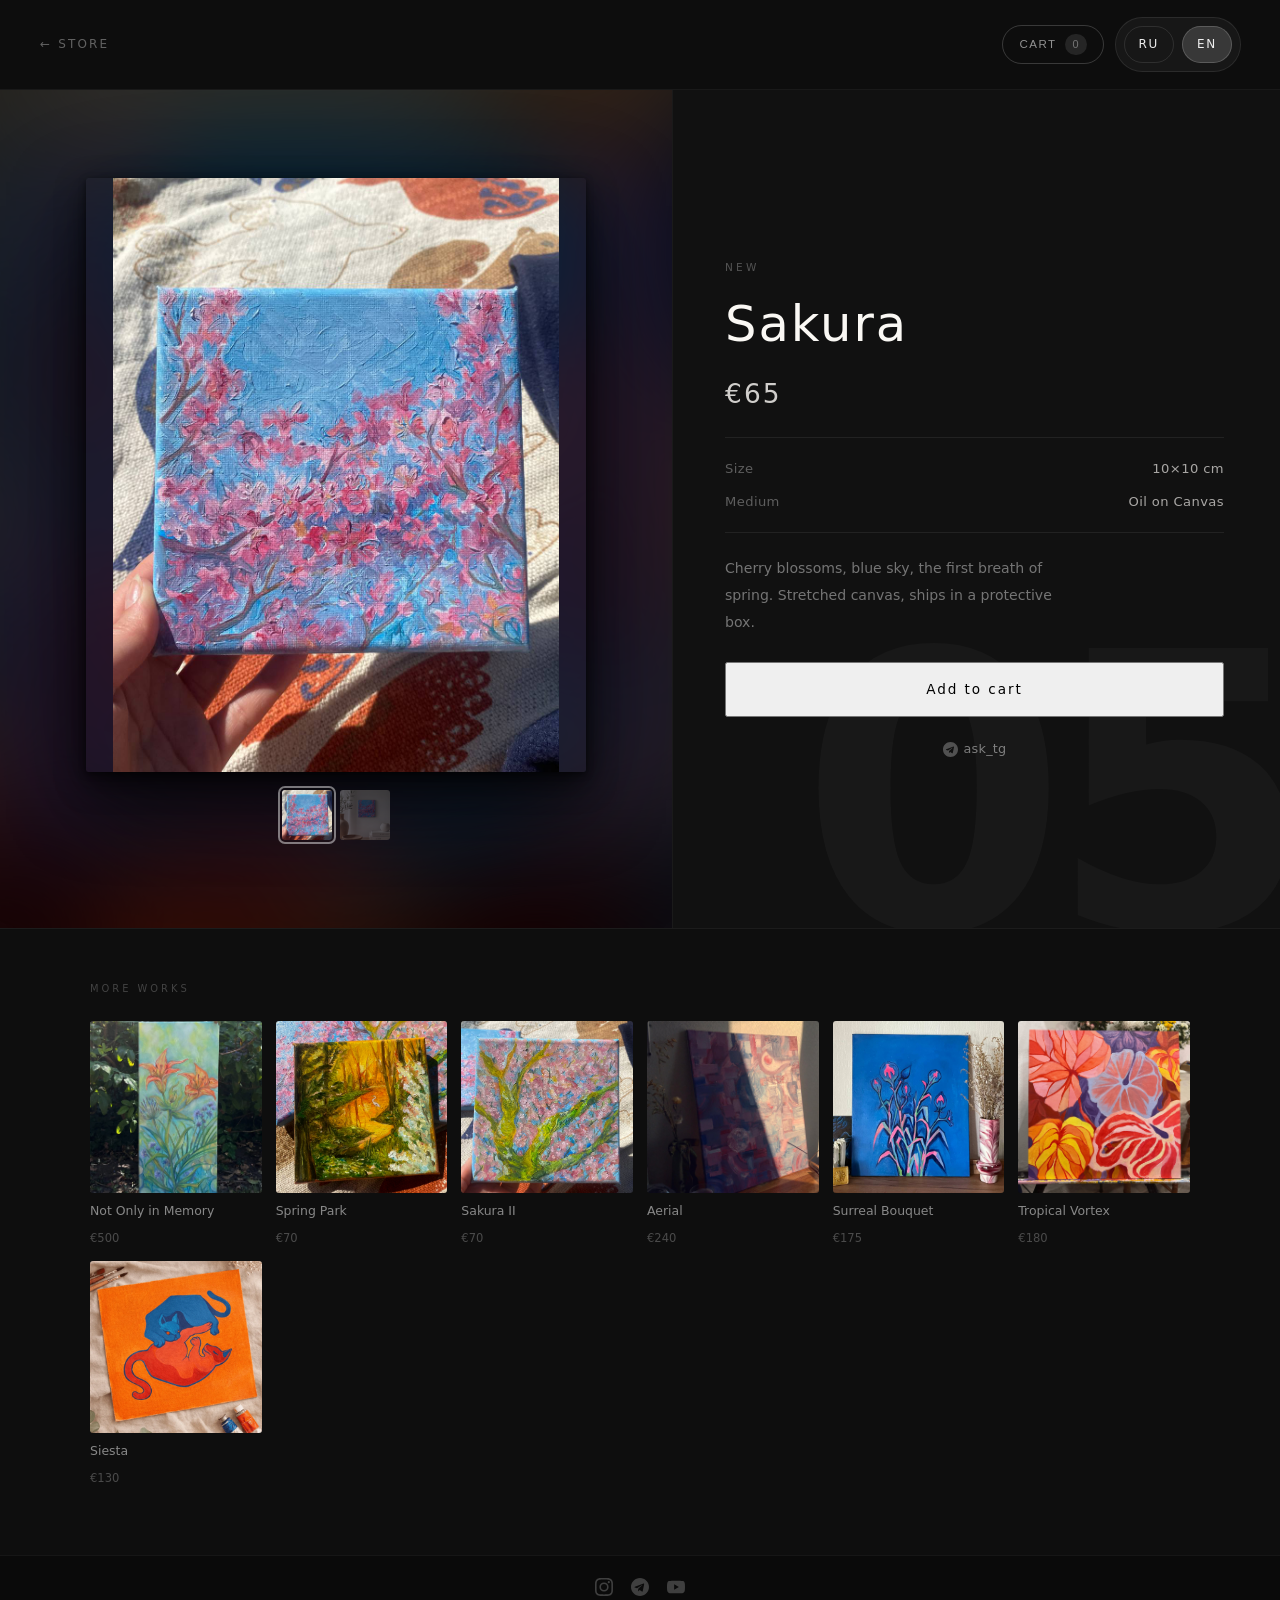
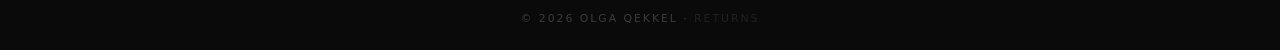
<file: store/sakura.html>
﻿<!doctype html>
<html lang="en">
<head>
  <meta charset="utf-8" />
  <meta name="viewport" content="width=device-width, initial-scale=1" />
  <title>Sakura – Cherry Blossom Mini Oil Painting | Unique Art Gift | Qekkel</title>
  <meta name="description" content="Buy "Sakura" – cherry blossoms against a clear blue spring sky. Original mini oil painting by Olga Qekkel, 10×10 cm canvas. Affordable one-of-a-kind art. A beautiful gift for art and nature lovers. Ships worldwide.">
  <meta name="author" content="Olga Qekkel">
  <meta name="robots" content="index, follow">
  <link rel="canonical" href="https://qekkel.org/store/sakura" />
  <meta property="og:type" content="product">
  <meta property="og:locale" content="en_US">
  <meta property="og:site_name" content="Qekkel">
  <meta property="og:title" content="Sakura – Cherry Blossom Mini Oil Painting | Unique Art Gift | Qekkel">
  <meta property="og:description" content="Cherry blossoms against a blue spring sky – original mini oil painting, 10×10 cm. Affordable one-of-a-kind art. A beautiful gift for art and nature lovers.">
  <meta property="og:url" content="https://qekkel.org/store/sakura">
  <meta property="og:image" content="https://qekkel.org/images/spring/sacura00.png">
  <meta property="og:image:alt" content="Sakura – original oil painting, cherry blossoms, 10×10 cm, by Olga Qekkel">
  <meta name="twitter:card" content="summary_large_image">
  <meta name="twitter:title" content="Sakura – Cherry Blossom Mini Oil Painting | Unique Art Gift | Qekkel">
  <meta name="twitter:description" content="Cherry blossoms and blue spring sky on a hand-painted 10×10 cm canvas. Affordable original oil painting. A beautiful one-of-a-kind gift. Ships worldwide.">
  <meta name="twitter:image" content="https://qekkel.org/images/spring/sacura00.png">
  <script type="application/ld+json">
  {
    "@context": "https://schema.org",
    "@graph": [
      {
        "@type": "Product",
        "name": "Sakura – Original Oil Painting",
        "description": "Cherry blossoms, blue sky, the first breath of spring. Original mini oil painting on stretched canvas.",
        "image": ["https://qekkel.org/images/spring/sacura00.png", "https://qekkel.org/images/spring/spring4-big.png"],
        "url": "https://qekkel.org/store/sakura",
        "sku": "original-05",
        "material": "Oil on Canvas",
        "brand": { "@type": "Brand", "name": "Qekkel" },
        "offers": {
          "@type": "Offer",
          "price": "70",
          "priceCurrency": "EUR",
          "availability": "https://schema.org/InStock",
          "itemCondition": "https://schema.org/NewCondition",
          "seller": { "@type": "Person", "name": "Olga Qekkel", "url": "https://qekkel.org" },
          "url": "https://qekkel.org/store/sakura",
          "hasMerchantReturnPolicy": {
            "@type": "MerchantReturnPolicy",
            "applicableCountry": "DE",
            "returnPolicyCategory": "https://schema.org/MerchantReturnFiniteReturnWindow",
            "merchantReturnDays": 14,
            "returnMethod": "https://schema.org/ReturnByMail",
            "returnFees": "https://schema.org/FreeReturn",
            "merchantReturnLink": "https://qekkel.org/returns"
          },
          "shippingDetails": {
            "@type": "OfferShippingDetails",
            "shippingRate": { "@type": "MonetaryAmount", "value": "15", "currency": "EUR" },
            "shippingDestination": { "@type": "DefinedRegion", "addressCountry": "DE" },
            "deliveryTime": {
              "@type": "ShippingDeliveryTime",
              "handlingTime": { "@type": "QuantitativeValue", "minValue": 1, "maxValue": 3, "unitCode": "DAY" },
              "transitTime": { "@type": "QuantitativeValue", "minValue": 3, "maxValue": 14, "unitCode": "DAY" }
            }
          }
        }
      },
      {
        "@type": "BreadcrumbList",
        "itemListElement": [
          { "@type": "ListItem", "position": 1, "name": "Qekkel", "item": "https://qekkel.org/" },
          { "@type": "ListItem", "position": 2, "name": "Store", "item": "https://qekkel.org/store" },
          { "@type": "ListItem", "position": 3, "name": "Sakura", "item": "https://qekkel.org/store/sakura" }
        ]
      }
    ]
  }
  </script>
  <link rel="icon" type="image/png" href="../images/favicon.png">
  <link rel="preconnect" href="https://fonts.googleapis.com">
  <link rel="preconnect" href="https://fonts.gstatic.com" crossorigin>
  <link href="https://fonts.googleapis.com/css2?family=Source+Sans+3:ital,wght@0,200..900;1,200..900&display=swap" rel="stylesheet" media="print" onload="this.media='all'">
  <script>window.dataLayer=window.dataLayer||[];function gtag(){dataLayer.push(arguments);}(function(){var s=document.createElement('script');s.async=true;s.src='https://www.googletagmanager.com/gtag/js?id=G-39BNBDPZNP';document.head.appendChild(s);gtag('js',new Date());gtag('config','G-39BNBDPZNP');})();</script>
  <link rel="stylesheet" href="../assets/css/main.css" />
  <link rel="stylesheet" href="../assets/css/product.css" />
</head>
<body class="is-preload product-page">
  <div id="bg-blur" class="bg-blur"></div>
  <header class="product-header">
    <a href="/store" class="product-back">← Store</a>
    <div class="product-header-right">
      <button id="open-cart" class="nav-btn cart-btn"><span data-i18n="cart">Cart</span><span class="cart-count">0</span></button>
      <div class="lang-toggle" role="group" aria-label="Language switch">
        <button type="button" class="lang-btn" data-lang="ru" aria-pressed="false">RU</button>
        <button type="button" class="lang-btn" data-lang="en" aria-pressed="true">EN</button>
      </div>
    </div>
  </header>
  <main class="product-main">
    <div class="product-stage">
      <div class="product-stage-bg" style="background-image:url('../images/spring/sacura00.png')"></div>
      <div class="product-canvas-wrap">
        <img id="product-img" src="../images/spring/sacura00.png" alt="Sakura – original oil painting by Qekkel" class="product-main-img">
        <div class="product-thumbs">
          <img src="../images/spring/sacura00.png" alt="Sakura" onclick="setImg(this.src)" class="product-thumb active">
          <img src="../images/spring/spring4-big.png" alt="Sakura – cherry blossom oil painting in cozy Scandinavian interior, 10×10 cm" onclick="setImg(this.src)" class="product-thumb">
        </div>
      </div>
    </div>
    <div class="product-info">
      <span class="product-num">05</span>
      <p class="product-status">New</p>
      <h1 class="product-title">Sakura</h1>
      <p class="product-price">€65</p>
      <div class="product-specs">
        <div class="product-spec"><span data-i18n="modal_size">Size</span><strong>10×10 cm</strong></div>
        <div class="product-spec"><span data-i18n="modal_medium">Medium</span><strong>Oil on Canvas</strong></div>
      </div>
      <p class="product-desc">Cherry blossoms, blue sky, the first breath of spring. Stretched canvas, ships in a protective box.</p>
      <div class="product-actions">
        <button class="store-add-btn" id="add-to-cart" onclick="document.querySelector('.store-card').click()">Add to cart</button>
        <a class="store-ask-tg" href="https://t.me/qekkel?text=Hi!%20I'm%20interested%20in%20%22Sakura%22" target="_blank" rel="noopener">
          <svg width="15" height="15" viewBox="0 0 24 24" fill="currentColor"><path d="M12 0C5.373 0 0 5.373 0 12s5.373 12 12 12 12-5.373 12-12S18.627 0 12 0zm5.562 8.248-1.97 9.289c-.145.658-.537.818-1.084.508l-3-2.21-1.447 1.394c-.16.16-.295.295-.605.295l.213-3.053 5.56-5.023c.242-.213-.054-.333-.373-.12l-6.871 4.326-2.962-.924c-.643-.204-.657-.643.136-.953l11.57-4.461c.537-.194 1.006.131.833.932z"/></svg>
          <span data-i18n="ask_tg">Ask in Telegram</span>
        </a>
      </div>
    </div>
  </main>
  <button class="store-card" style="display:none" data-id="original-05" data-title-en="Sakura" data-title-ru="Сакура" data-status-en="Original Artwork" data-status-ru="Оригинал" data-size-en="10×10 cm" data-size-ru="10×10 см" data-medium-en="Oil" data-medium-ru="Масло" data-img="../images/spring/sacura00.png,../images/spring/spring4-big.png" data-desc-en="Cherry blossoms, blue sky, the first breath of spring. Stretched canvas, ships in a protective box." data-desc-ru="Сакура, синее небо, первый вздох весны. Натянутый холст, доставляется в защитной коробке." data-price-eur="70" data-sold="false" aria-controls="store-listing"></button>
  <div id="cart-modal" class="cart-modal" hidden><div class="cart-content"><h2 data-i18n="cart_title">Your cart</h2><div id="cart-items"></div><p><strong data-i18n="cart_total">Total:</strong> <span id="cart-total">0</span></p><div class="checkout-options"><button id="send-tg" data-i18n="send_tg">Send via Telegram</button><button id="send-email" data-i18n="send_email">Send via Email</button></div></div></div>
  <script>function setImg(src){document.getElementById('product-img').src=src;document.querySelectorAll('.product-thumb').forEach(t=>t.classList.toggle('active',t.src===src));const bg=document.querySelector('.product-stage-bg');if(bg)bg.style.backgroundImage='url('+src+')';}</script>
  <section class="more-works">
    <div class="more-works-inner">
      <p class="more-works-label">More works</p>
      <div class="more-works-grid">
        <a href="/store/lilies" class="more-work-card"><div class="more-work-img"><img loading="lazy" src="../images/lili/ili3.png" alt="Not Only in Memory – daylilies oil painting by Olga Qekkel"></div><p class="more-work-title">Not Only in Memory</p><p class="more-work-price">€500</p></a>
        <a href="/store/spring-park" class="more-work-card"><div class="more-work-img"><img loading="lazy" src="../images/spring/park2.png" alt="Spring Park – spring landscape mini oil painting by Olga Qekkel"></div><p class="more-work-title">Spring Park</p><p class="more-work-price">€70</p></a>
        <a href="/store/sakura-ii" class="more-work-card"><div class="more-work-img"><img loading="lazy" src="../images/spring/spring5.webp" alt="Sakura II – cherry blossom mini oil painting by Olga Qekkel"></div><p class="more-work-title">Sakura II</p><p class="more-work-price">€70</p></a>
        <a href="/store/aerial" class="more-work-card"><div class="more-work-img"><img loading="lazy" src="../images/art11.jpg" alt="Aerial – original abstract oil painting by Olga Qekkel"></div><p class="more-work-title">Aerial</p><p class="more-work-price">€240</p></a>
        <a href="/store/surreal-bouquet" class="more-work-card"><div class="more-work-img"><img loading="lazy" src="../images/art7.jpg" alt="Surreal Bouquet – original floral oil painting by Olga Qekkel"></div><p class="more-work-title">Surreal Bouquet</p><p class="more-work-price">€175</p></a>
        <a href="/store/tropical-vortex" class="more-work-card"><div class="more-work-img"><img loading="lazy" src="../images/art02.jpg" alt="Tropical Vortex – original abstract acrylic painting by Olga Qekkel"></div><p class="more-work-title">Tropical Vortex</p><p class="more-work-price">€180</p></a>
        <a href="/store/siesta" class="more-work-card"><div class="more-work-img"><img loading="lazy" src="../images/art01/detail4.webp" alt="Siesta – original figurative oil painting by Olga Qekkel"></div><p class="more-work-title">Siesta</p><p class="more-work-price">€130</p></a>
      </div>
    </div>
  </section>
  <footer class="product-footer">
    <div class="product-footer-socials">
      <a href="https://www.instagram.com/qekkel/" target="_blank" rel="noopener" aria-label="Instagram">
        <svg width="18" height="18" viewBox="0 0 24 24" fill="currentColor"><path d="M12 2.163c3.204 0 3.584.012 4.85.07 1.366.062 2.633.334 3.608 1.308.975.975 1.246 2.242 1.308 3.608.058 1.266.07 1.646.07 4.85s-.012 3.584-.07 4.85c-.062 1.366-.334 2.633-1.308 3.608-.975.975-2.242 1.246-3.608 1.308-1.266.058-1.646.07-4.85.07s-3.584-.012-4.85-.07c-1.366-.062-2.633-.334-3.608-1.308-.975-.975-1.246-2.242-1.308-3.608C2.175 15.584 2.163 15.204 2.163 12s.012-3.584.07-4.85c.062-1.366.334-2.633 1.308-3.608.975-.975 2.242-1.246 3.608-1.308C8.416 2.175 8.796 2.163 12 2.163zm0-2.163C8.741 0 8.332.014 7.052.072 5.197.157 3.355.673 2.014 2.014.673 3.355.157 5.197.072 7.052.014 8.332 0 8.741 0 12c0 3.259.014 3.668.072 4.948.085 1.855.601 3.697 1.942 5.038 1.341 1.341 3.183 1.857 5.038 1.942C8.332 23.986 8.741 24 12 24s3.668-.014 4.948-.072c1.855-.085 3.697-.601 5.038-1.942 1.341-1.341 1.857-3.183 1.942-5.038.058-1.28.072-1.689.072-4.948s-.014-3.668-.072-4.948c-.085-1.855-.601-3.697-1.942-5.038C20.645.673 18.803.157 16.948.072 15.668.014 15.259 0 12 0zm0 5.838a6.162 6.162 0 1 0 0 12.324 6.162 6.162 0 0 0 0-12.324zm0 10.162a4 4 0 1 1 0-8 4 4 0 0 1 0 8zm6.406-11.845a1.44 1.44 0 1 0 0 2.881 1.44 1.44 0 0 0 0-2.881z"/></svg>
      </a>
      <a href="https://t.me/qekkel" target="_blank" rel="noopener" aria-label="Telegram">
        <svg width="18" height="18" viewBox="0 0 24 24" fill="currentColor"><path d="M12 0C5.373 0 0 5.373 0 12s5.373 12 12 12 12-5.373 12-12S18.627 0 12 0zm5.562 8.248-1.97 9.289c-.145.658-.537.818-1.084.508l-3-2.21-1.447 1.394c-.16.16-.295.295-.605.295l.213-3.053 5.56-5.023c.242-.213-.054-.333-.373-.12l-6.871 4.326-2.962-.924c-.643-.204-.657-.643.136-.953l11.57-4.461c.537-.194 1.006.131.833.932z"/></svg>
      </a>
      <a href="https://www.youtube.com/@qekkel" target="_blank" rel="noopener" aria-label="YouTube">
        <svg width="18" height="18" viewBox="0 0 24 24" fill="currentColor"><path d="M23.498 6.186a3.016 3.016 0 0 0-2.122-2.136C19.505 3.545 12 3.545 12 3.545s-7.505 0-9.377.505A3.017 3.017 0 0 0 .502 6.186C0 8.07 0 12 0 12s0 3.93.502 5.814a3.016 3.016 0 0 0 2.122 2.136c1.871.505 9.376.505 9.376.505s7.505 0 9.377-.505a3.015 3.015 0 0 0 2.122-2.136C24 15.93 24 12 24 12s0-3.93-.502-5.814zM9.545 15.568V8.432L15.818 12l-6.273 3.568z"/></svg>
      </a>
    </div>
    <p class="product-copyright">© <span class="js-year">2026</span> Olga Qekkel · <a href="/returns" style="color:inherit;opacity:0.45;text-decoration:none;">Returns</a></p>
  </footer>
  <script src="../assets/js/prices.js"></script>
  <script src="../assets/js/main.js"></script>
</body>
</html>
</file>
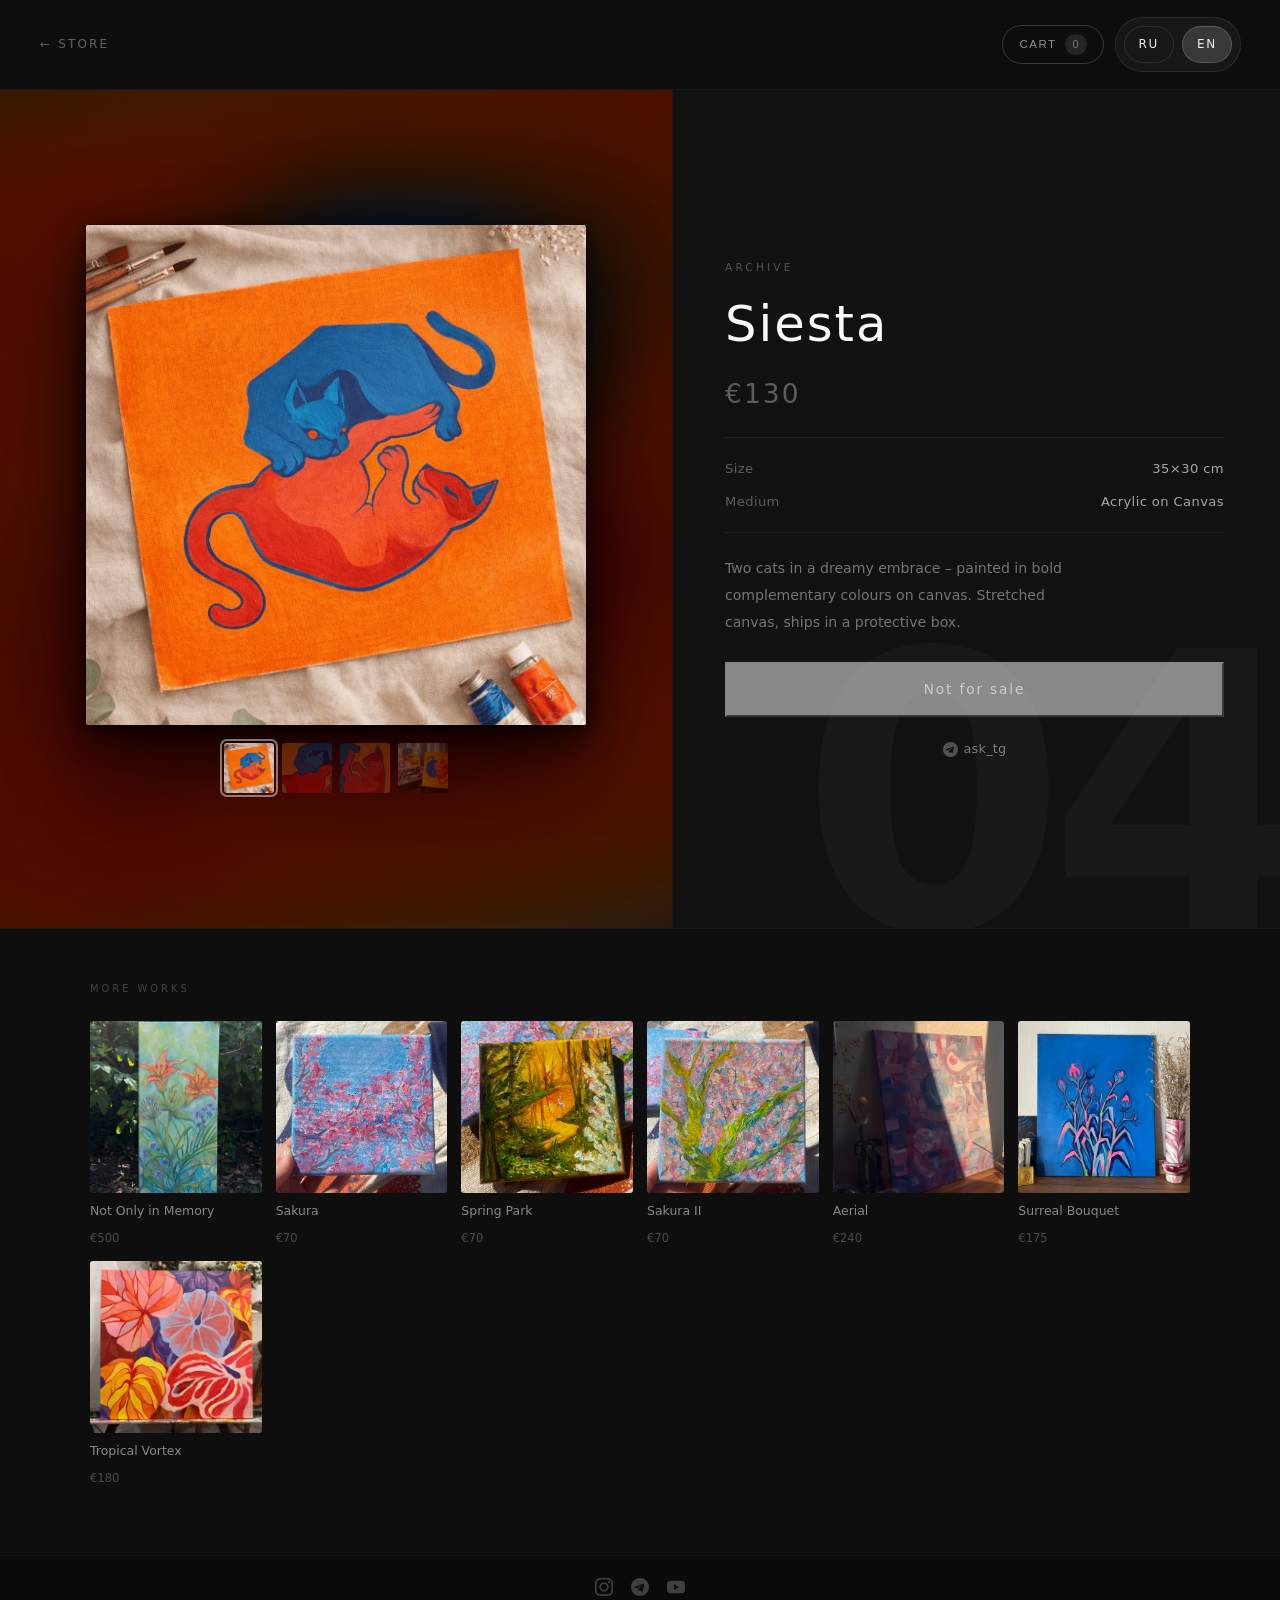
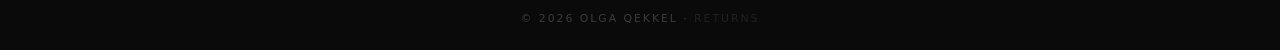
<file: store/siesta.html>
﻿<!doctype html>
<html lang="en">
<head>
  <meta charset="utf-8" />
  <meta name="viewport" content="width=device-width, initial-scale=1" />
  <title>Siesta – Original Cat Painting | Unique Gift for Cat Lovers | Qekkel</title>
  <meta name="description" content="Buy "Siesta" – two cats in a dreamy embrace in bold complementary colours. Original acrylic painting by Olga Qekkel, 35×30 cm. A perfect one-of-a-kind gift for cat lovers and art collectors. Ships worldwide.">
  <meta name="author" content="Olga Qekkel">
  <meta name="robots" content="index, follow">
  <link rel="canonical" href="https://qekkel.org/store/siesta" />
  <meta property="og:type" content="product">
  <meta property="og:locale" content="en_US">
  <meta property="og:site_name" content="Qekkel">
  <meta property="og:title" content="Siesta – Original Cat Painting | Unique Gift for Cat Lovers | Qekkel">
  <meta property="og:description" content="Two cats curled together in a dreamy embrace – bold original acrylic painting, 35×30 cm. One-of-a-kind gift for cat lovers and art collectors. By Olga Qekkel.">
  <meta property="og:url" content="https://qekkel.org/store/siesta">
  <meta property="og:image" content="https://qekkel.org/images/art01/detail4.webp">
  <meta property="og:image:alt" content="Siesta – original acrylic painting, two cats in a dreamy embrace, 35×30 cm, by Olga Qekkel">
  <meta name="twitter:card" content="summary_large_image">
  <meta name="twitter:title" content="Siesta – Original Cat Painting | Unique Gift for Cat Lovers | Qekkel">
  <meta name="twitter:description" content="Two cats in a dreamy embrace – bold colours, original acrylic, 35×30 cm. A perfect gift for cat lovers. One of a kind. Ships worldwide.">
  <meta name="twitter:image" content="https://qekkel.org/images/art01/detail4.webp">
  <script type="application/ld+json">
  {
    "@context": "https://schema.org",
    "@graph": [
      {
        "@type": "Product",
        "name": "Siesta – Original Acrylic Painting",
        "description": "Two cats in a dreamy embrace – painted in bold complementary colours on canvas. An original acrylic artwork on stretched canvas.",
        "image": ["https://qekkel.org/images/art01/detail4.webp", "https://qekkel.org/images/art01/detail1.webp", "https://qekkel.org/images/art01/detail2.webp"],
        "url": "https://qekkel.org/store/siesta",
        "sku": "original-04",
        "material": "Acrylic on Canvas",
        "brand": { "@type": "Brand", "name": "Qekkel" },
        "offers": {
          "@type": "Offer",
          "price": "130",
          "priceCurrency": "EUR",
          "availability": "https://schema.org/Discontinued",
          "itemCondition": "https://schema.org/NewCondition",
          "seller": { "@type": "Person", "name": "Olga Qekkel", "url": "https://qekkel.org" },
          "url": "https://qekkel.org/store/siesta",
          "hasMerchantReturnPolicy": {
            "@type": "MerchantReturnPolicy",
            "applicableCountry": "DE",
            "returnPolicyCategory": "https://schema.org/MerchantReturnFiniteReturnWindow",
            "merchantReturnDays": 14,
            "returnMethod": "https://schema.org/ReturnByMail",
            "returnFees": "https://schema.org/FreeReturn",
            "merchantReturnLink": "https://qekkel.org/returns"
          },
          "shippingDetails": {
            "@type": "OfferShippingDetails",
            "shippingRate": { "@type": "MonetaryAmount", "value": "15", "currency": "EUR" },
            "shippingDestination": { "@type": "DefinedRegion", "addressCountry": "DE" },
            "deliveryTime": {
              "@type": "ShippingDeliveryTime",
              "handlingTime": { "@type": "QuantitativeValue", "minValue": 1, "maxValue": 3, "unitCode": "DAY" },
              "transitTime": { "@type": "QuantitativeValue", "minValue": 3, "maxValue": 14, "unitCode": "DAY" }
            }
          }
        }
      },
      {
        "@type": "BreadcrumbList",
        "itemListElement": [
          { "@type": "ListItem", "position": 1, "name": "Qekkel", "item": "https://qekkel.org/" },
          { "@type": "ListItem", "position": 2, "name": "Store", "item": "https://qekkel.org/store" },
          { "@type": "ListItem", "position": 3, "name": "Siesta", "item": "https://qekkel.org/store/siesta" }
        ]
      }
    ]
  }
  </script>
  <link rel="icon" type="image/png" href="../images/favicon.png">
  <link rel="preconnect" href="https://fonts.googleapis.com">
  <link rel="preconnect" href="https://fonts.gstatic.com" crossorigin>
  <link href="https://fonts.googleapis.com/css2?family=Source+Sans+3:ital,wght@0,200..900;1,200..900&display=swap" rel="stylesheet" media="print" onload="this.media='all'">
  <script>window.dataLayer=window.dataLayer||[];function gtag(){dataLayer.push(arguments);}(function(){var s=document.createElement('script');s.async=true;s.src='https://www.googletagmanager.com/gtag/js?id=G-39BNBDPZNP';document.head.appendChild(s);gtag('js',new Date());gtag('config','G-39BNBDPZNP');})();</script>
  <link rel="stylesheet" href="../assets/css/main.css" />
  <link rel="stylesheet" href="../assets/css/product.css" />
</head>
<body class="is-preload product-page">
  <div id="bg-blur" class="bg-blur"></div>
  <header class="product-header">
    <a href="/store" class="product-back">← Store</a>
    <div class="product-header-right">
      <button id="open-cart" class="nav-btn cart-btn"><span data-i18n="cart">Cart</span><span class="cart-count">0</span></button>
      <div class="lang-toggle" role="group" aria-label="Language switch">
        <button type="button" class="lang-btn" data-lang="ru" aria-pressed="false">RU</button>
        <button type="button" class="lang-btn" data-lang="en" aria-pressed="true">EN</button>
      </div>
    </div>
  </header>
  <main class="product-main">
    <div class="product-stage">
      <div class="product-stage-bg" style="background-image:url('../images/art01/detail4.webp')"></div>
      <div class="product-canvas-wrap">
        <img id="product-img" src="../images/art01/detail4.webp" alt="Siesta – original acrylic painting by Qekkel" class="product-main-img">
        <div class="product-thumbs">
          <img src="../images/art01/detail4.webp" alt="Siesta" onclick="setImg(this.src)" class="product-thumb active">
          <img src="../images/art01/detail1.webp" alt="Siesta detail" onclick="setImg(this.src)" class="product-thumb">
          <img src="../images/art01/detail2.webp" alt="Siesta detail 2" onclick="setImg(this.src)" class="product-thumb">
          <img src="../images/art01/detail3.webp" alt="Siesta detail 3" onclick="setImg(this.src)" class="product-thumb">
        </div>
      </div>
    </div>
    <div class="product-info">
      <span class="product-num">04</span>
      <p class="product-status" data-i18n="badge_archive">Archive</p>
      <h1 class="product-title">Siesta</h1>
      <p class="product-price" style="opacity:0.4;">€130</p>
      <div class="product-specs">
        <div class="product-spec"><span data-i18n="modal_size">Size</span><strong>35×30 cm</strong></div>
        <div class="product-spec"><span data-i18n="modal_medium">Medium</span><strong>Acrylic on Canvas</strong></div>
      </div>
      <p class="product-desc">Two cats in a dreamy embrace – painted in bold complementary colours on canvas. Stretched canvas, ships in a protective box.</p>
      <div class="product-actions">
        <button class="store-add-btn" disabled style="background:#888;color:#ccc;cursor:default;border-color:#888;" data-i18n="btn_unavailable">Not for sale</button>
        <a class="store-ask-tg" href="https://t.me/qekkel?text=Hi!%20I'm%20interested%20in%20similar%20works%20by%20Qekkel" target="_blank" rel="noopener">
          <svg width="15" height="15" viewBox="0 0 24 24" fill="currentColor"><path d="M12 0C5.373 0 0 5.373 0 12s5.373 12 12 12 12-5.373 12-12S18.627 0 12 0zm5.562 8.248-1.97 9.289c-.145.658-.537.818-1.084.508l-3-2.21-1.447 1.394c-.16.16-.295.295-.605.295l.213-3.053 5.56-5.023c.242-.213-.054-.333-.373-.12l-6.871 4.326-2.962-.924c-.643-.204-.657-.643.136-.953l11.57-4.461c.537-.194 1.006.131.833.932z"/></svg>
          <span data-i18n="ask_tg">Ask in Telegram</span>
        </a>
      </div>
    </div>
  </main>
  <button class="store-card" style="display:none" data-id="original-04" data-title-en="Siesta" data-title-ru="Сиеста" data-status-en="Original Artwork" data-status-ru="Оригинал" data-size-en="35×30 cm" data-size-ru="35×30 см" data-medium-en="Acrylic" data-medium-ru="Акрил" data-img="../images/art01/detail4.webp,../images/art01/detail1.webp,../images/art01/detail2.webp,../images/art01/detail3.webp" data-desc-en="Two cats in a dreamy embrace – painted in bold complementary colours on canvas. Stretched canvas, ships in a protective box." data-desc-ru="Две кошки в объятиях – акрил в контрастных цветах на холсте. Натянутый холст, доставляется в защитной коробке." data-price-eur="130" data-sold="true" aria-controls="store-listing"></button>
  <div id="cart-modal" class="cart-modal" hidden><div class="cart-content"><h2 data-i18n="cart_title">Your cart</h2><div id="cart-items"></div><p><strong data-i18n="cart_total">Total:</strong> <span id="cart-total">0</span></p><div class="checkout-options"><button id="send-tg" data-i18n="send_tg">Send via Telegram</button><button id="send-email" data-i18n="send_email">Send via Email</button></div></div></div>
  <script>function setImg(src){document.getElementById('product-img').src=src;document.querySelectorAll('.product-thumb').forEach(t=>t.classList.toggle('active',t.src===src));const bg=document.querySelector('.product-stage-bg');if(bg)bg.style.backgroundImage='url('+src+')';}</script>
  <section class="more-works">
    <div class="more-works-inner">
      <p class="more-works-label">More works</p>
      <div class="more-works-grid">
        <a href="/store/lilies" class="more-work-card"><div class="more-work-img"><img loading="lazy" src="../images/lili/ili3.png" alt="Not Only in Memory – daylilies oil painting by Olga Qekkel"></div><p class="more-work-title">Not Only in Memory</p><p class="more-work-price">€500</p></a>
        <a href="/store/sakura" class="more-work-card"><div class="more-work-img"><img loading="lazy" src="../images/spring/sacura00.png" alt="Sakura – cherry blossom mini oil painting by Olga Qekkel"></div><p class="more-work-title">Sakura</p><p class="more-work-price">€70</p></a>
        <a href="/store/spring-park" class="more-work-card"><div class="more-work-img"><img loading="lazy" src="../images/spring/park2.png" alt="Spring Park – spring landscape mini oil painting by Olga Qekkel"></div><p class="more-work-title">Spring Park</p><p class="more-work-price">€70</p></a>
        <a href="/store/sakura-ii" class="more-work-card"><div class="more-work-img"><img loading="lazy" src="../images/spring/spring5.webp" alt="Sakura II – cherry blossom mini oil painting by Olga Qekkel"></div><p class="more-work-title">Sakura II</p><p class="more-work-price">€70</p></a>
        <a href="/store/aerial" class="more-work-card"><div class="more-work-img"><img loading="lazy" src="../images/art11.jpg" alt="Aerial – original abstract oil painting by Olga Qekkel"></div><p class="more-work-title">Aerial</p><p class="more-work-price">€240</p></a>
        <a href="/store/surreal-bouquet" class="more-work-card"><div class="more-work-img"><img loading="lazy" src="../images/art7.jpg" alt="Surreal Bouquet – original floral oil painting by Olga Qekkel"></div><p class="more-work-title">Surreal Bouquet</p><p class="more-work-price">€175</p></a>
        <a href="/store/tropical-vortex" class="more-work-card"><div class="more-work-img"><img loading="lazy" src="../images/art02.jpg" alt="Tropical Vortex – original abstract acrylic painting by Olga Qekkel"></div><p class="more-work-title">Tropical Vortex</p><p class="more-work-price">€180</p></a>
      </div>
    </div>
  </section>
  <footer class="product-footer">
    <div class="product-footer-socials">
      <a href="https://www.instagram.com/qekkel/" target="_blank" rel="noopener" aria-label="Instagram">
        <svg width="18" height="18" viewBox="0 0 24 24" fill="currentColor"><path d="M12 2.163c3.204 0 3.584.012 4.85.07 1.366.062 2.633.334 3.608 1.308.975.975 1.246 2.242 1.308 3.608.058 1.266.07 1.646.07 4.85s-.012 3.584-.07 4.85c-.062 1.366-.334 2.633-1.308 3.608-.975.975-2.242 1.246-3.608 1.308-1.266.058-1.646.07-4.85.07s-3.584-.012-4.85-.07c-1.366-.062-2.633-.334-3.608-1.308-.975-.975-1.246-2.242-1.308-3.608C2.175 15.584 2.163 15.204 2.163 12s.012-3.584.07-4.85c.062-1.366.334-2.633 1.308-3.608.975-.975 2.242-1.246 3.608-1.308C8.416 2.175 8.796 2.163 12 2.163zm0-2.163C8.741 0 8.332.014 7.052.072 5.197.157 3.355.673 2.014 2.014.673 3.355.157 5.197.072 7.052.014 8.332 0 8.741 0 12c0 3.259.014 3.668.072 4.948.085 1.855.601 3.697 1.942 5.038 1.341 1.341 3.183 1.857 5.038 1.942C8.332 23.986 8.741 24 12 24s3.668-.014 4.948-.072c1.855-.085 3.697-.601 5.038-1.942 1.341-1.341 1.857-3.183 1.942-5.038.058-1.28.072-1.689.072-4.948s-.014-3.668-.072-4.948c-.085-1.855-.601-3.697-1.942-5.038C20.645.673 18.803.157 16.948.072 15.668.014 15.259 0 12 0zm0 5.838a6.162 6.162 0 1 0 0 12.324 6.162 6.162 0 0 0 0-12.324zm0 10.162a4 4 0 1 1 0-8 4 4 0 0 1 0 8zm6.406-11.845a1.44 1.44 0 1 0 0 2.881 1.44 1.44 0 0 0 0-2.881z"/></svg>
      </a>
      <a href="https://t.me/qekkel" target="_blank" rel="noopener" aria-label="Telegram">
        <svg width="18" height="18" viewBox="0 0 24 24" fill="currentColor"><path d="M12 0C5.373 0 0 5.373 0 12s5.373 12 12 12 12-5.373 12-12S18.627 0 12 0zm5.562 8.248-1.97 9.289c-.145.658-.537.818-1.084.508l-3-2.21-1.447 1.394c-.16.16-.295.295-.605.295l.213-3.053 5.56-5.023c.242-.213-.054-.333-.373-.12l-6.871 4.326-2.962-.924c-.643-.204-.657-.643.136-.953l11.57-4.461c.537-.194 1.006.131.833.932z"/></svg>
      </a>
      <a href="https://www.youtube.com/@qekkel" target="_blank" rel="noopener" aria-label="YouTube">
        <svg width="18" height="18" viewBox="0 0 24 24" fill="currentColor"><path d="M23.498 6.186a3.016 3.016 0 0 0-2.122-2.136C19.505 3.545 12 3.545 12 3.545s-7.505 0-9.377.505A3.017 3.017 0 0 0 .502 6.186C0 8.07 0 12 0 12s0 3.93.502 5.814a3.016 3.016 0 0 0 2.122 2.136c1.871.505 9.376.505 9.376.505s7.505 0 9.377-.505a3.015 3.015 0 0 0 2.122-2.136C24 15.93 24 12 24 12s0-3.93-.502-5.814zM9.545 15.568V8.432L15.818 12l-6.273 3.568z"/></svg>
      </a>
    </div>
    <p class="product-copyright">© <span class="js-year">2026</span> Olga Qekkel · <a href="/returns" style="color:inherit;opacity:0.45;text-decoration:none;">Returns</a></p>
  </footer>
  <script src="../assets/js/prices.js"></script>
  <script src="../assets/js/main.js"></script>
</body>
</html>
</file>
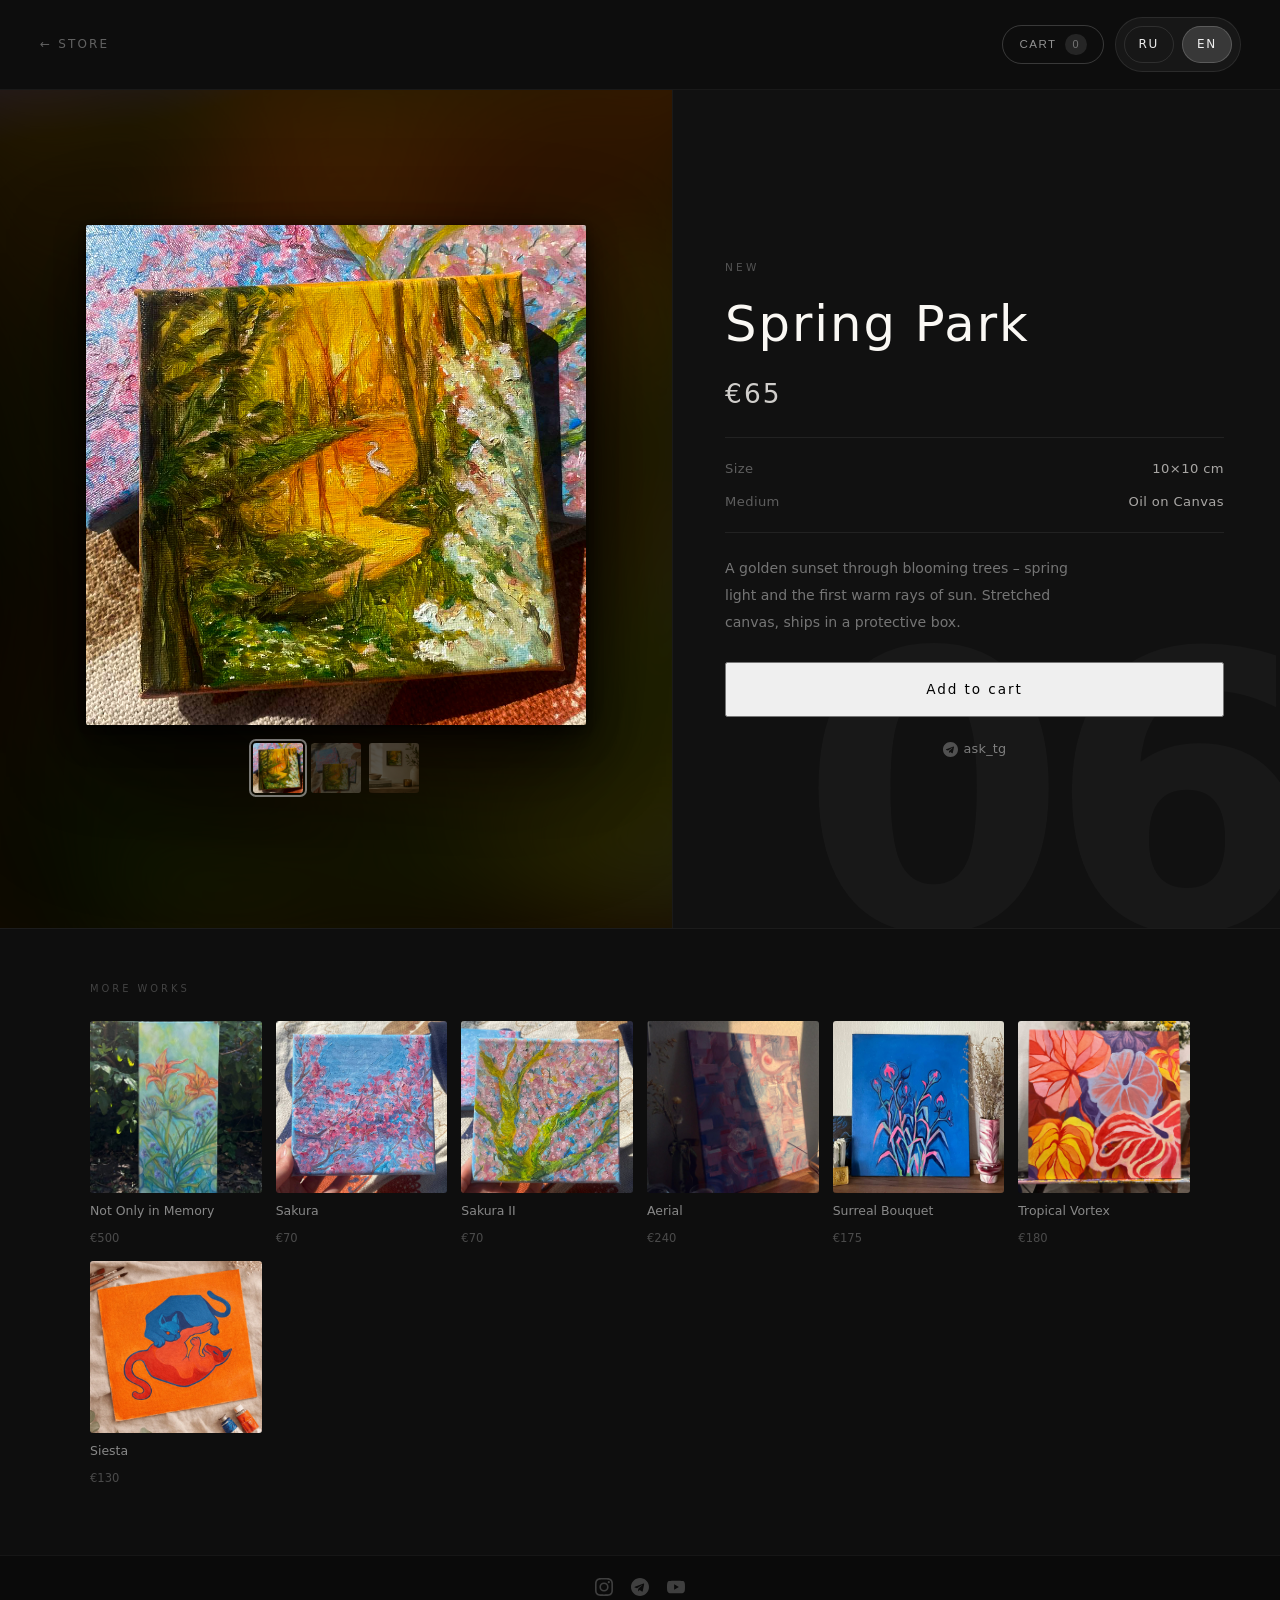
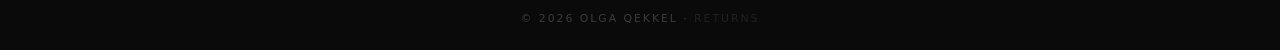
<file: store/spring-park.html>
﻿<!doctype html>
<html lang="en">
<head>
  <meta charset="utf-8" />
  <meta name="viewport" content="width=device-width, initial-scale=1" />
  <title>Spring Park – Mini Oil Painting | Warm Spring Sunset Art | Qekkel</title>
  <meta name="description" content="Buy "Spring Park" – a golden sunset through blooming spring trees. Original mini oil painting by Olga Qekkel, 10×10 cm canvas. Warm, luminous, one of a kind. An affordable unique art gift. Ships worldwide.">
  <meta name="author" content="Olga Qekkel">
  <meta name="robots" content="index, follow">
  <link rel="canonical" href="https://qekkel.org/store/spring-park" />
  <meta property="og:type" content="product">
  <meta property="og:locale" content="en_US">
  <meta property="og:site_name" content="Qekkel">
  <meta property="og:title" content="Spring Park – Mini Oil Painting | Warm Spring Sunset Art | Qekkel">
  <meta property="og:description" content="A golden sunset through blooming spring trees – original mini oil painting, 10×10 cm. Warm, luminous and one of a kind. A beautiful and affordable art gift.">
  <meta property="og:url" content="https://qekkel.org/store/spring-park">
  <meta property="og:image" content="https://qekkel.org/images/spring/park2.png">
  <meta property="og:image:alt" content="Spring Park – original oil painting, golden sunset through blooming trees, 10×10 cm, by Olga Qekkel">
  <meta name="twitter:card" content="summary_large_image">
  <meta name="twitter:title" content="Spring Park – Mini Oil Painting | Warm Spring Sunset Art | Qekkel">
  <meta name="twitter:description" content="A golden spring sunset through blooming trees on a hand-painted 10×10 cm canvas. Warm, original, affordable and one of a kind. Ships worldwide.">
  <meta name="twitter:image" content="https://qekkel.org/images/spring/park2.png">
  <script type="application/ld+json">
  {
    "@context": "https://schema.org",
    "@graph": [
      {
        "@type": "Product",
        "name": "Spring Park – Original Oil Painting",
        "description": "A golden sunset through blooming trees – spring light and the first warm rays of sun. Original mini oil painting on stretched canvas.",
        "image": ["https://qekkel.org/images/spring/park2.png", "https://qekkel.org/images/spring/spring4.png", "https://qekkel.org/images/spring/park-big4.png"],
        "url": "https://qekkel.org/store/spring-park",
        "sku": "original-06",
        "material": "Oil on Canvas",
        "brand": { "@type": "Brand", "name": "Qekkel" },
        "offers": {
          "@type": "Offer",
          "price": "70",
          "priceCurrency": "EUR",
          "availability": "https://schema.org/InStock",
          "itemCondition": "https://schema.org/NewCondition",
          "seller": { "@type": "Person", "name": "Olga Qekkel", "url": "https://qekkel.org" },
          "url": "https://qekkel.org/store/spring-park",
          "hasMerchantReturnPolicy": {
            "@type": "MerchantReturnPolicy",
            "applicableCountry": "DE",
            "returnPolicyCategory": "https://schema.org/MerchantReturnFiniteReturnWindow",
            "merchantReturnDays": 14,
            "returnMethod": "https://schema.org/ReturnByMail",
            "returnFees": "https://schema.org/FreeReturn",
            "merchantReturnLink": "https://qekkel.org/returns"
          },
          "shippingDetails": {
            "@type": "OfferShippingDetails",
            "shippingRate": { "@type": "MonetaryAmount", "value": "15", "currency": "EUR" },
            "shippingDestination": { "@type": "DefinedRegion", "addressCountry": "DE" },
            "deliveryTime": {
              "@type": "ShippingDeliveryTime",
              "handlingTime": { "@type": "QuantitativeValue", "minValue": 1, "maxValue": 3, "unitCode": "DAY" },
              "transitTime": { "@type": "QuantitativeValue", "minValue": 3, "maxValue": 14, "unitCode": "DAY" }
            }
          }
        }
      },
      {
        "@type": "BreadcrumbList",
        "itemListElement": [
          { "@type": "ListItem", "position": 1, "name": "Qekkel", "item": "https://qekkel.org/" },
          { "@type": "ListItem", "position": 2, "name": "Store", "item": "https://qekkel.org/store" },
          { "@type": "ListItem", "position": 3, "name": "Spring Park", "item": "https://qekkel.org/store/spring-park" }
        ]
      }
    ]
  }
  </script>
  <link rel="icon" type="image/png" href="../images/favicon.png">
  <link rel="preconnect" href="https://fonts.googleapis.com">
  <link rel="preconnect" href="https://fonts.gstatic.com" crossorigin>
  <link href="https://fonts.googleapis.com/css2?family=Source+Sans+3:ital,wght@0,200..900;1,200..900&display=swap" rel="stylesheet" media="print" onload="this.media='all'">
  <script>window.dataLayer=window.dataLayer||[];function gtag(){dataLayer.push(arguments);}(function(){var s=document.createElement('script');s.async=true;s.src='https://www.googletagmanager.com/gtag/js?id=G-39BNBDPZNP';document.head.appendChild(s);gtag('js',new Date());gtag('config','G-39BNBDPZNP');})();</script>
  <link rel="stylesheet" href="../assets/css/main.css" />
  <link rel="stylesheet" href="../assets/css/product.css" />
</head>
<body class="is-preload product-page">
  <div id="bg-blur" class="bg-blur"></div>
  <header class="product-header">
    <a href="/store" class="product-back">← Store</a>
    <div class="product-header-right">
      <button id="open-cart" class="nav-btn cart-btn"><span data-i18n="cart">Cart</span><span class="cart-count">0</span></button>
      <div class="lang-toggle" role="group" aria-label="Language switch">
        <button type="button" class="lang-btn" data-lang="ru" aria-pressed="false">RU</button>
        <button type="button" class="lang-btn" data-lang="en" aria-pressed="true">EN</button>
      </div>
    </div>
  </header>
  <main class="product-main">
    <div class="product-stage">
      <div class="product-stage-bg" style="background-image:url('../images/spring/park2.png')"></div>
      <div class="product-canvas-wrap">
        <img id="product-img" src="../images/spring/park2.png" alt="Spring Park – original oil painting by Qekkel" class="product-main-img">
        <div class="product-thumbs">
          <img src="../images/spring/park2.png" alt="Spring Park" onclick="setImg(this.src)" class="product-thumb active">
          <img src="../images/spring/spring4.png" alt="Spring Park – three mini paintings together, oil on canvas" onclick="setImg(this.src)" class="product-thumb">
          <img src="../images/spring/park-big4.png" alt="Spring Park – original oil painting by Olga Qekkel in cozy Scandinavian interior" onclick="setImg(this.src)" class="product-thumb">
        </div>
      </div>
    </div>
    <div class="product-info">
      <span class="product-num">06</span>
      <p class="product-status">New</p>
      <h1 class="product-title">Spring Park</h1>
      <p class="product-price">€65</p>
      <div class="product-specs">
        <div class="product-spec"><span data-i18n="modal_size">Size</span><strong>10×10 cm</strong></div>
        <div class="product-spec"><span data-i18n="modal_medium">Medium</span><strong>Oil on Canvas</strong></div>
      </div>
      <p class="product-desc">A golden sunset through blooming trees – spring light and the first warm rays of sun. Stretched canvas, ships in a protective box.</p>
      <div class="product-actions">
        <button class="store-add-btn" id="add-to-cart" onclick="document.querySelector('.store-card').click()">Add to cart</button>
        <a class="store-ask-tg" href="https://t.me/qekkel?text=Hi!%20I'm%20interested%20in%20%22Spring%20Park%22" target="_blank" rel="noopener">
          <svg width="15" height="15" viewBox="0 0 24 24" fill="currentColor"><path d="M12 0C5.373 0 0 5.373 0 12s5.373 12 12 12 12-5.373 12-12S18.627 0 12 0zm5.562 8.248-1.97 9.289c-.145.658-.537.818-1.084.508l-3-2.21-1.447 1.394c-.16.16-.295.295-.605.295l.213-3.053 5.56-5.023c.242-.213-.054-.333-.373-.12l-6.871 4.326-2.962-.924c-.643-.204-.657-.643.136-.953l11.57-4.461c.537-.194 1.006.131.833.932z"/></svg>
          <span data-i18n="ask_tg">Ask in Telegram</span>
        </a>
      </div>
    </div>
  </main>
  <button class="store-card" style="display:none" data-id="original-06" data-title-en="Spring Park" data-title-ru="Весенний парк" data-status-en="Original Artwork" data-status-ru="Оригинал" data-size-en="10×10 cm" data-size-ru="10×10 см" data-medium-en="Oil" data-medium-ru="Масло" data-img="../images/spring/park2.png,../images/spring/spring4.png,../images/spring/park-big4.png" data-desc-en="A golden sunset through blooming trees – spring light and the first warm rays of sun. Stretched canvas, ships in a protective box." data-desc-ru="Золотой закат сквозь цветущие деревья – весенний свет и первые тёплые лучи солнца." data-price-eur="70" data-sold="false" aria-controls="store-listing"></button>
  <div id="cart-modal" class="cart-modal" hidden><div class="cart-content"><h2 data-i18n="cart_title">Your cart</h2><div id="cart-items"></div><p><strong data-i18n="cart_total">Total:</strong> <span id="cart-total">0</span></p><div class="checkout-options"><button id="send-tg" data-i18n="send_tg">Send via Telegram</button><button id="send-email" data-i18n="send_email">Send via Email</button></div></div></div>
  <script>function setImg(src){document.getElementById('product-img').src=src;document.querySelectorAll('.product-thumb').forEach(t=>t.classList.toggle('active',t.src===src));const bg=document.querySelector('.product-stage-bg');if(bg)bg.style.backgroundImage='url('+src+')';}</script>
  <section class="more-works">
    <div class="more-works-inner">
      <p class="more-works-label">More works</p>
      <div class="more-works-grid">
        <a href="/store/lilies" class="more-work-card"><div class="more-work-img"><img loading="lazy" src="../images/lili/ili3.png" alt="Not Only in Memory – daylilies oil painting by Olga Qekkel"></div><p class="more-work-title">Not Only in Memory</p><p class="more-work-price">€500</p></a>
        <a href="/store/sakura" class="more-work-card"><div class="more-work-img"><img loading="lazy" src="../images/spring/sacura00.png" alt="Sakura – cherry blossom mini oil painting by Olga Qekkel"></div><p class="more-work-title">Sakura</p><p class="more-work-price">€70</p></a>
        <a href="/store/sakura-ii" class="more-work-card"><div class="more-work-img"><img loading="lazy" src="../images/spring/spring5.webp" alt="Sakura II – cherry blossom mini oil painting by Olga Qekkel"></div><p class="more-work-title">Sakura II</p><p class="more-work-price">€70</p></a>
        <a href="/store/aerial" class="more-work-card"><div class="more-work-img"><img loading="lazy" src="../images/art11.jpg" alt="Aerial – original abstract oil painting by Olga Qekkel"></div><p class="more-work-title">Aerial</p><p class="more-work-price">€240</p></a>
        <a href="/store/surreal-bouquet" class="more-work-card"><div class="more-work-img"><img loading="lazy" src="../images/art7.jpg" alt="Surreal Bouquet – original floral oil painting by Olga Qekkel"></div><p class="more-work-title">Surreal Bouquet</p><p class="more-work-price">€175</p></a>
        <a href="/store/tropical-vortex" class="more-work-card"><div class="more-work-img"><img loading="lazy" src="../images/art02.jpg" alt="Tropical Vortex – original abstract acrylic painting by Olga Qekkel"></div><p class="more-work-title">Tropical Vortex</p><p class="more-work-price">€180</p></a>
        <a href="/store/siesta" class="more-work-card"><div class="more-work-img"><img loading="lazy" src="../images/art01/detail4.webp" alt="Siesta – original figurative oil painting by Olga Qekkel"></div><p class="more-work-title">Siesta</p><p class="more-work-price">€130</p></a>
      </div>
    </div>
  </section>
  <footer class="product-footer">
    <div class="product-footer-socials">
      <a href="https://www.instagram.com/qekkel/" target="_blank" rel="noopener" aria-label="Instagram">
        <svg width="18" height="18" viewBox="0 0 24 24" fill="currentColor"><path d="M12 2.163c3.204 0 3.584.012 4.85.07 1.366.062 2.633.334 3.608 1.308.975.975 1.246 2.242 1.308 3.608.058 1.266.07 1.646.07 4.85s-.012 3.584-.07 4.85c-.062 1.366-.334 2.633-1.308 3.608-.975.975-2.242 1.246-3.608 1.308-1.266.058-1.646.07-4.85.07s-3.584-.012-4.85-.07c-1.366-.062-2.633-.334-3.608-1.308-.975-.975-1.246-2.242-1.308-3.608C2.175 15.584 2.163 15.204 2.163 12s.012-3.584.07-4.85c.062-1.366.334-2.633 1.308-3.608.975-.975 2.242-1.246 3.608-1.308C8.416 2.175 8.796 2.163 12 2.163zm0-2.163C8.741 0 8.332.014 7.052.072 5.197.157 3.355.673 2.014 2.014.673 3.355.157 5.197.072 7.052.014 8.332 0 8.741 0 12c0 3.259.014 3.668.072 4.948.085 1.855.601 3.697 1.942 5.038 1.341 1.341 3.183 1.857 5.038 1.942C8.332 23.986 8.741 24 12 24s3.668-.014 4.948-.072c1.855-.085 3.697-.601 5.038-1.942 1.341-1.341 1.857-3.183 1.942-5.038.058-1.28.072-1.689.072-4.948s-.014-3.668-.072-4.948c-.085-1.855-.601-3.697-1.942-5.038C20.645.673 18.803.157 16.948.072 15.668.014 15.259 0 12 0zm0 5.838a6.162 6.162 0 1 0 0 12.324 6.162 6.162 0 0 0 0-12.324zm0 10.162a4 4 0 1 1 0-8 4 4 0 0 1 0 8zm6.406-11.845a1.44 1.44 0 1 0 0 2.881 1.44 1.44 0 0 0 0-2.881z"/></svg>
      </a>
      <a href="https://t.me/qekkel" target="_blank" rel="noopener" aria-label="Telegram">
        <svg width="18" height="18" viewBox="0 0 24 24" fill="currentColor"><path d="M12 0C5.373 0 0 5.373 0 12s5.373 12 12 12 12-5.373 12-12S18.627 0 12 0zm5.562 8.248-1.97 9.289c-.145.658-.537.818-1.084.508l-3-2.21-1.447 1.394c-.16.16-.295.295-.605.295l.213-3.053 5.56-5.023c.242-.213-.054-.333-.373-.12l-6.871 4.326-2.962-.924c-.643-.204-.657-.643.136-.953l11.57-4.461c.537-.194 1.006.131.833.932z"/></svg>
      </a>
      <a href="https://www.youtube.com/@qekkel" target="_blank" rel="noopener" aria-label="YouTube">
        <svg width="18" height="18" viewBox="0 0 24 24" fill="currentColor"><path d="M23.498 6.186a3.016 3.016 0 0 0-2.122-2.136C19.505 3.545 12 3.545 12 3.545s-7.505 0-9.377.505A3.017 3.017 0 0 0 .502 6.186C0 8.07 0 12 0 12s0 3.93.502 5.814a3.016 3.016 0 0 0 2.122 2.136c1.871.505 9.376.505 9.376.505s7.505 0 9.377-.505a3.015 3.015 0 0 0 2.122-2.136C24 15.93 24 12 24 12s0-3.93-.502-5.814zM9.545 15.568V8.432L15.818 12l-6.273 3.568z"/></svg>
      </a>
    </div>
    <p class="product-copyright">© <span class="js-year">2026</span> Olga Qekkel · <a href="/returns" style="color:inherit;opacity:0.45;text-decoration:none;">Returns</a></p>
  </footer>
  <script src="../assets/js/prices.js"></script>
  <script src="../assets/js/main.js"></script>
</body>
</html>
</file>
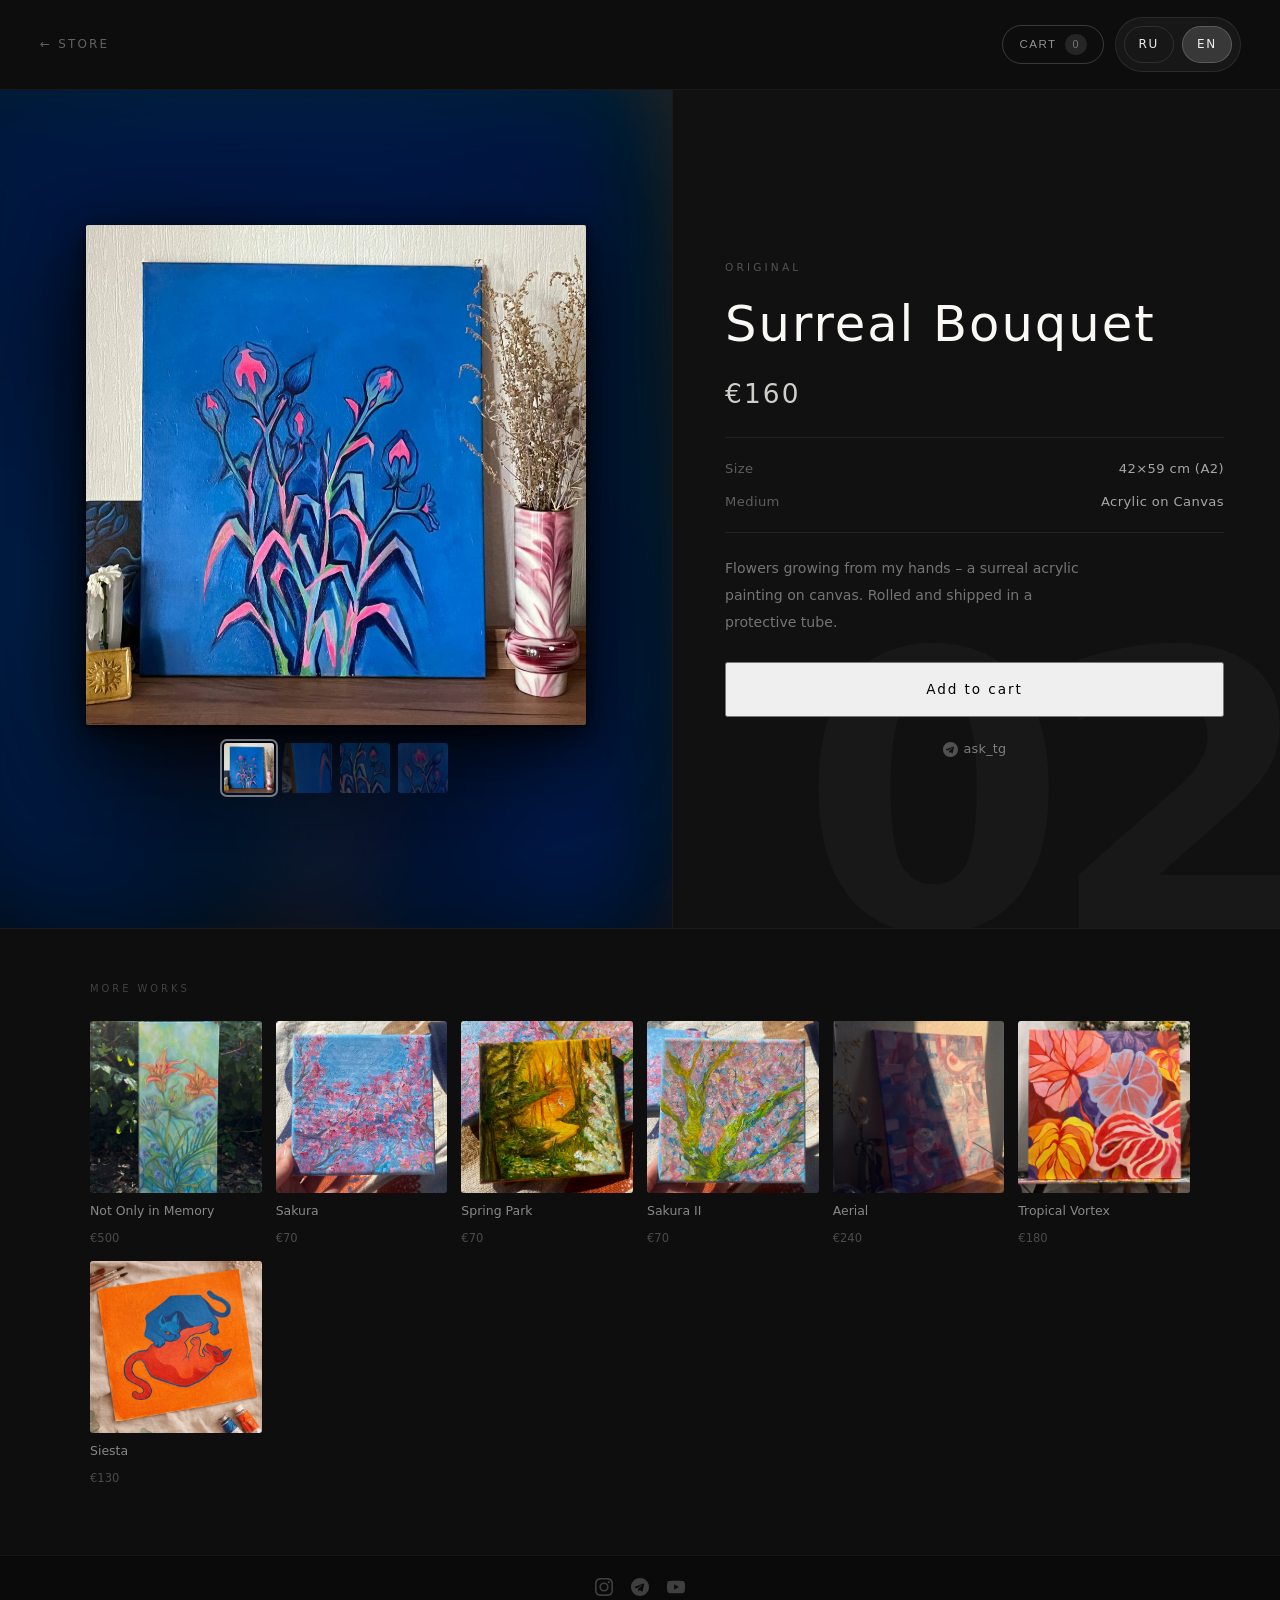
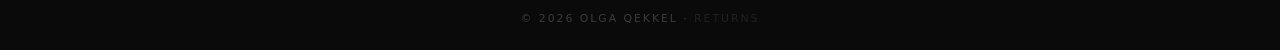
<file: store/surreal-bouquet.html>
﻿<!doctype html>
<html lang="en">
<head>
  <meta charset="utf-8" />
  <meta name="viewport" content="width=device-width, initial-scale=1" />
  <title>Surreal Bouquet – Original Surrealist Flower Painting for Sale | Qekkel</title>
  <meta name="description" content="Buy "Surreal Bouquet" – flowers blooming from human hands. Original surrealist acrylic painting by Olga Qekkel, 42×59 cm (A2). Bold, dreamlike, one of a kind. A striking gift for art lovers. Ships worldwide.">
  <meta name="author" content="Olga Qekkel">
  <meta name="robots" content="index, follow">
  <link rel="canonical" href="https://qekkel.org/store/surreal-bouquet" />
  <meta property="og:type" content="product">
  <meta property="og:locale" content="en_US">
  <meta property="og:site_name" content="Qekkel">
  <meta property="og:title" content="Surreal Bouquet – Original Surrealist Flower Painting for Sale | Qekkel">
  <meta property="og:description" content="Flowers blooming from human hands – bold surrealist acrylic painting, 42×59 cm. One of a kind. A unique gift for art lovers. Buy original art by Olga Qekkel.">
  <meta property="og:url" content="https://qekkel.org/store/surreal-bouquet">
  <meta property="og:image" content="https://qekkel.org/images/art7.jpg">
  <meta property="og:image:alt" content="Surreal Bouquet – original acrylic painting, flowers growing from hands, 42×59 cm, by Olga Qekkel">
  <meta name="twitter:card" content="summary_large_image">
  <meta name="twitter:title" content="Surreal Bouquet – Original Surrealist Flower Painting for Sale | Qekkel">
  <meta name="twitter:description" content="Flowers grow from human hands in vivid dreamlike colour. Original surrealist acrylic painting, A2 canvas. One of a kind. A striking gift for art lovers. Ships worldwide.">
  <meta name="twitter:image" content="https://qekkel.org/images/art7.jpg">
  <script type="application/ld+json">
  {
    "@context": "https://schema.org",
    "@graph": [
      {
        "@type": "Product",
        "name": "Surreal Bouquet – Original Acrylic Painting",
        "description": "Flowers growing from my hands – a surreal acrylic painting on canvas. An original artwork exploring nature, body and surrealism.",
        "image": ["https://qekkel.org/images/art7.jpg", "https://qekkel.org/images/art07/1.jpg", "https://qekkel.org/images/art07/2.jpg"],
        "url": "https://qekkel.org/store/surreal-bouquet",
        "sku": "original-02",
        "material": "Acrylic on Canvas",
        "brand": { "@type": "Brand", "name": "Qekkel" },
        "offers": {
          "@type": "Offer",
          "price": "175",
          "priceCurrency": "EUR",
          "availability": "https://schema.org/InStock",
          "itemCondition": "https://schema.org/NewCondition",
          "seller": { "@type": "Person", "name": "Olga Qekkel", "url": "https://qekkel.org" },
          "url": "https://qekkel.org/store/surreal-bouquet",
          "hasMerchantReturnPolicy": {
            "@type": "MerchantReturnPolicy",
            "applicableCountry": "DE",
            "returnPolicyCategory": "https://schema.org/MerchantReturnFiniteReturnWindow",
            "merchantReturnDays": 14,
            "returnMethod": "https://schema.org/ReturnByMail",
            "returnFees": "https://schema.org/FreeReturn",
            "merchantReturnLink": "https://qekkel.org/returns"
          },
          "shippingDetails": {
            "@type": "OfferShippingDetails",
            "shippingRate": { "@type": "MonetaryAmount", "value": "15", "currency": "EUR" },
            "shippingDestination": { "@type": "DefinedRegion", "addressCountry": "DE" },
            "deliveryTime": {
              "@type": "ShippingDeliveryTime",
              "handlingTime": { "@type": "QuantitativeValue", "minValue": 1, "maxValue": 3, "unitCode": "DAY" },
              "transitTime": { "@type": "QuantitativeValue", "minValue": 3, "maxValue": 14, "unitCode": "DAY" }
            }
          }
        }
      },
      {
        "@type": "BreadcrumbList",
        "itemListElement": [
          { "@type": "ListItem", "position": 1, "name": "Qekkel", "item": "https://qekkel.org/" },
          { "@type": "ListItem", "position": 2, "name": "Store", "item": "https://qekkel.org/store" },
          { "@type": "ListItem", "position": 3, "name": "Surreal Bouquet", "item": "https://qekkel.org/store/surreal-bouquet" }
        ]
      }
    ]
  }
  </script>
  <link rel="icon" type="image/png" href="../images/favicon.png">
  <link rel="preconnect" href="https://fonts.googleapis.com">
  <link rel="preconnect" href="https://fonts.gstatic.com" crossorigin>
  <link href="https://fonts.googleapis.com/css2?family=Source+Sans+3:ital,wght@0,200..900;1,200..900&display=swap" rel="stylesheet" media="print" onload="this.media='all'">
  <script>window.dataLayer=window.dataLayer||[];function gtag(){dataLayer.push(arguments);}(function(){var s=document.createElement('script');s.async=true;s.src='https://www.googletagmanager.com/gtag/js?id=G-39BNBDPZNP';document.head.appendChild(s);gtag('js',new Date());gtag('config','G-39BNBDPZNP');})();</script>
  <link rel="stylesheet" href="../assets/css/main.css" />
  <link rel="stylesheet" href="../assets/css/product.css" />
</head>
<body class="is-preload product-page">
  <div id="bg-blur" class="bg-blur"></div>
  <header class="product-header">
    <a href="/store" class="product-back">← Store</a>
    <div class="product-header-right">
      <button id="open-cart" class="nav-btn cart-btn"><span data-i18n="cart">Cart</span><span class="cart-count">0</span></button>
      <div class="lang-toggle" role="group" aria-label="Language switch">
        <button type="button" class="lang-btn" data-lang="ru" aria-pressed="false">RU</button>
        <button type="button" class="lang-btn" data-lang="en" aria-pressed="true">EN</button>
      </div>
    </div>
  </header>
  <main class="product-main">
    <div class="product-stage">
      <div class="product-stage-bg" style="background-image:url('../images/art7.jpg')"></div>
      <div class="product-canvas-wrap">
        <img id="product-img" src="../images/art7.jpg" alt="Surreal Bouquet – original acrylic painting by Qekkel" class="product-main-img">
        <div class="product-thumbs">
          <img src="../images/art7.jpg" alt="Surreal Bouquet" onclick="setImg(this.src)" class="product-thumb active">
          <img src="../images/art07/1.jpg" alt="Surreal Bouquet detail" onclick="setImg(this.src)" class="product-thumb">
          <img src="../images/art07/2.jpg" alt="Surreal Bouquet detail 2" onclick="setImg(this.src)" class="product-thumb">
          <img src="../images/art07/7.jpg" alt="Surreal Bouquet detail 3" onclick="setImg(this.src)" class="product-thumb">
        </div>
      </div>
    </div>
    <div class="product-info">
      <span class="product-num">02</span>
      <p class="product-status" data-i18n="badge_limited">Limited</p>
      <h1 class="product-title">Surreal Bouquet</h1>
      <p class="product-price">€160</p>
      <div class="product-specs">
        <div class="product-spec"><span data-i18n="modal_size">Size</span><strong>42×59 cm (A2)</strong></div>
        <div class="product-spec"><span data-i18n="modal_medium">Medium</span><strong>Acrylic on Canvas</strong></div>
      </div>
      <p class="product-desc">Flowers growing from my hands – a surreal acrylic painting on canvas. Rolled and shipped in a protective tube.</p>
      <div class="product-actions">
        <button class="store-add-btn" id="add-to-cart" onclick="document.querySelector('.store-card').click()">Add to cart</button>
        <a class="store-ask-tg" href="https://t.me/qekkel?text=Hi!%20I'm%20interested%20in%20%22Surreal%20Bouquet%22" target="_blank" rel="noopener">
          <svg width="15" height="15" viewBox="0 0 24 24" fill="currentColor"><path d="M12 0C5.373 0 0 5.373 0 12s5.373 12 12 12 12-5.373 12-12S18.627 0 12 0zm5.562 8.248-1.97 9.289c-.145.658-.537.818-1.084.508l-3-2.21-1.447 1.394c-.16.16-.295.295-.605.295l.213-3.053 5.56-5.023c.242-.213-.054-.333-.373-.12l-6.871 4.326-2.962-.924c-.643-.204-.657-.643.136-.953l11.57-4.461c.537-.194 1.006.131.833.932z"/></svg>
          <span data-i18n="ask_tg">Ask in Telegram</span>
        </a>
      </div>
    </div>
  </main>
  <button class="store-card" style="display:none" data-id="original-02" data-title-en="Surreal Bouquet" data-title-ru="Сюрреалистический букет" data-status-en="Original Artwork" data-status-ru="Оригинал" data-size-en="42×59 cm (A2)" data-size-ru="42×59 см (A2)" data-medium-en="Acrylic" data-medium-ru="Акрил" data-img="../images/art7.jpg,../images/art07/1.jpg,../images/art07/2.jpg,../images/art07/7.jpg" data-desc-en="Flowers growing from my hands – a surreal acrylic painting on canvas. Rolled and shipped in a protective tube." data-desc-ru="Из рук моих вырастут цветы – сюрреалистическая картина акрилом на холсте. Доставляется свёрнутым в защитной тубе." data-price-eur="175" data-sale-eur="150" data-sold="false" aria-controls="store-listing"></button>
  <div id="cart-modal" class="cart-modal" hidden><div class="cart-content"><h2 data-i18n="cart_title">Your cart</h2><div id="cart-items"></div><p><strong data-i18n="cart_total">Total:</strong> <span id="cart-total">0</span></p><div class="checkout-options"><button id="send-tg" data-i18n="send_tg">Send via Telegram</button><button id="send-email" data-i18n="send_email">Send via Email</button></div></div></div>
  <script>function setImg(src){document.getElementById('product-img').src=src;document.querySelectorAll('.product-thumb').forEach(t=>t.classList.toggle('active',t.src===src));const bg=document.querySelector('.product-stage-bg');if(bg)bg.style.backgroundImage='url('+src+')';}</script>
  <section class="more-works">
    <div class="more-works-inner">
      <p class="more-works-label">More works</p>
      <div class="more-works-grid">
        <a href="/store/lilies" class="more-work-card"><div class="more-work-img"><img loading="lazy" src="../images/lili/ili3.png" alt="Not Only in Memory – daylilies oil painting by Olga Qekkel"></div><p class="more-work-title">Not Only in Memory</p><p class="more-work-price">€500</p></a>
        <a href="/store/sakura" class="more-work-card"><div class="more-work-img"><img loading="lazy" src="../images/spring/sacura00.png" alt="Sakura – cherry blossom mini oil painting by Olga Qekkel"></div><p class="more-work-title">Sakura</p><p class="more-work-price">€70</p></a>
        <a href="/store/spring-park" class="more-work-card"><div class="more-work-img"><img loading="lazy" src="../images/spring/park2.png" alt="Spring Park – spring landscape mini oil painting by Olga Qekkel"></div><p class="more-work-title">Spring Park</p><p class="more-work-price">€70</p></a>
        <a href="/store/sakura-ii" class="more-work-card"><div class="more-work-img"><img loading="lazy" src="../images/spring/spring5.webp" alt="Sakura II – cherry blossom mini oil painting by Olga Qekkel"></div><p class="more-work-title">Sakura II</p><p class="more-work-price">€70</p></a>
        <a href="/store/aerial" class="more-work-card"><div class="more-work-img"><img loading="lazy" src="../images/art11.jpg" alt="Aerial – original abstract oil painting by Olga Qekkel"></div><p class="more-work-title">Aerial</p><p class="more-work-price">€240</p></a>
        <a href="/store/tropical-vortex" class="more-work-card"><div class="more-work-img"><img loading="lazy" src="../images/art02.jpg" alt="Tropical Vortex – original abstract acrylic painting by Olga Qekkel"></div><p class="more-work-title">Tropical Vortex</p><p class="more-work-price">€180</p></a>
        <a href="/store/siesta" class="more-work-card"><div class="more-work-img"><img loading="lazy" src="../images/art01/detail4.webp" alt="Siesta – original figurative oil painting by Olga Qekkel"></div><p class="more-work-title">Siesta</p><p class="more-work-price">€130</p></a>
      </div>
    </div>
  </section>
  <footer class="product-footer">
    <div class="product-footer-socials">
      <a href="https://www.instagram.com/qekkel/" target="_blank" rel="noopener" aria-label="Instagram">
        <svg width="18" height="18" viewBox="0 0 24 24" fill="currentColor"><path d="M12 2.163c3.204 0 3.584.012 4.85.07 1.366.062 2.633.334 3.608 1.308.975.975 1.246 2.242 1.308 3.608.058 1.266.07 1.646.07 4.85s-.012 3.584-.07 4.85c-.062 1.366-.334 2.633-1.308 3.608-.975.975-2.242 1.246-3.608 1.308-1.266.058-1.646.07-4.85.07s-3.584-.012-4.85-.07c-1.366-.062-2.633-.334-3.608-1.308-.975-.975-1.246-2.242-1.308-3.608C2.175 15.584 2.163 15.204 2.163 12s.012-3.584.07-4.85c.062-1.366.334-2.633 1.308-3.608.975-.975 2.242-1.246 3.608-1.308C8.416 2.175 8.796 2.163 12 2.163zm0-2.163C8.741 0 8.332.014 7.052.072 5.197.157 3.355.673 2.014 2.014.673 3.355.157 5.197.072 7.052.014 8.332 0 8.741 0 12c0 3.259.014 3.668.072 4.948.085 1.855.601 3.697 1.942 5.038 1.341 1.341 3.183 1.857 5.038 1.942C8.332 23.986 8.741 24 12 24s3.668-.014 4.948-.072c1.855-.085 3.697-.601 5.038-1.942 1.341-1.341 1.857-3.183 1.942-5.038.058-1.28.072-1.689.072-4.948s-.014-3.668-.072-4.948c-.085-1.855-.601-3.697-1.942-5.038C20.645.673 18.803.157 16.948.072 15.668.014 15.259 0 12 0zm0 5.838a6.162 6.162 0 1 0 0 12.324 6.162 6.162 0 0 0 0-12.324zm0 10.162a4 4 0 1 1 0-8 4 4 0 0 1 0 8zm6.406-11.845a1.44 1.44 0 1 0 0 2.881 1.44 1.44 0 0 0 0-2.881z"/></svg>
      </a>
      <a href="https://t.me/qekkel" target="_blank" rel="noopener" aria-label="Telegram">
        <svg width="18" height="18" viewBox="0 0 24 24" fill="currentColor"><path d="M12 0C5.373 0 0 5.373 0 12s5.373 12 12 12 12-5.373 12-12S18.627 0 12 0zm5.562 8.248-1.97 9.289c-.145.658-.537.818-1.084.508l-3-2.21-1.447 1.394c-.16.16-.295.295-.605.295l.213-3.053 5.56-5.023c.242-.213-.054-.333-.373-.12l-6.871 4.326-2.962-.924c-.643-.204-.657-.643.136-.953l11.57-4.461c.537-.194 1.006.131.833.932z"/></svg>
      </a>
      <a href="https://www.youtube.com/@qekkel" target="_blank" rel="noopener" aria-label="YouTube">
        <svg width="18" height="18" viewBox="0 0 24 24" fill="currentColor"><path d="M23.498 6.186a3.016 3.016 0 0 0-2.122-2.136C19.505 3.545 12 3.545 12 3.545s-7.505 0-9.377.505A3.017 3.017 0 0 0 .502 6.186C0 8.07 0 12 0 12s0 3.93.502 5.814a3.016 3.016 0 0 0 2.122 2.136c1.871.505 9.376.505 9.376.505s7.505 0 9.377-.505a3.015 3.015 0 0 0 2.122-2.136C24 15.93 24 12 24 12s0-3.93-.502-5.814zM9.545 15.568V8.432L15.818 12l-6.273 3.568z"/></svg>
      </a>
    </div>
    <p class="product-copyright">© <span class="js-year">2026</span> Olga Qekkel · <a href="/returns" style="color:inherit;opacity:0.45;text-decoration:none;">Returns</a></p>
  </footer>
  <script src="../assets/js/prices.js"></script>
  <script src="../assets/js/main.js"></script>
</body>
</html>
</file>
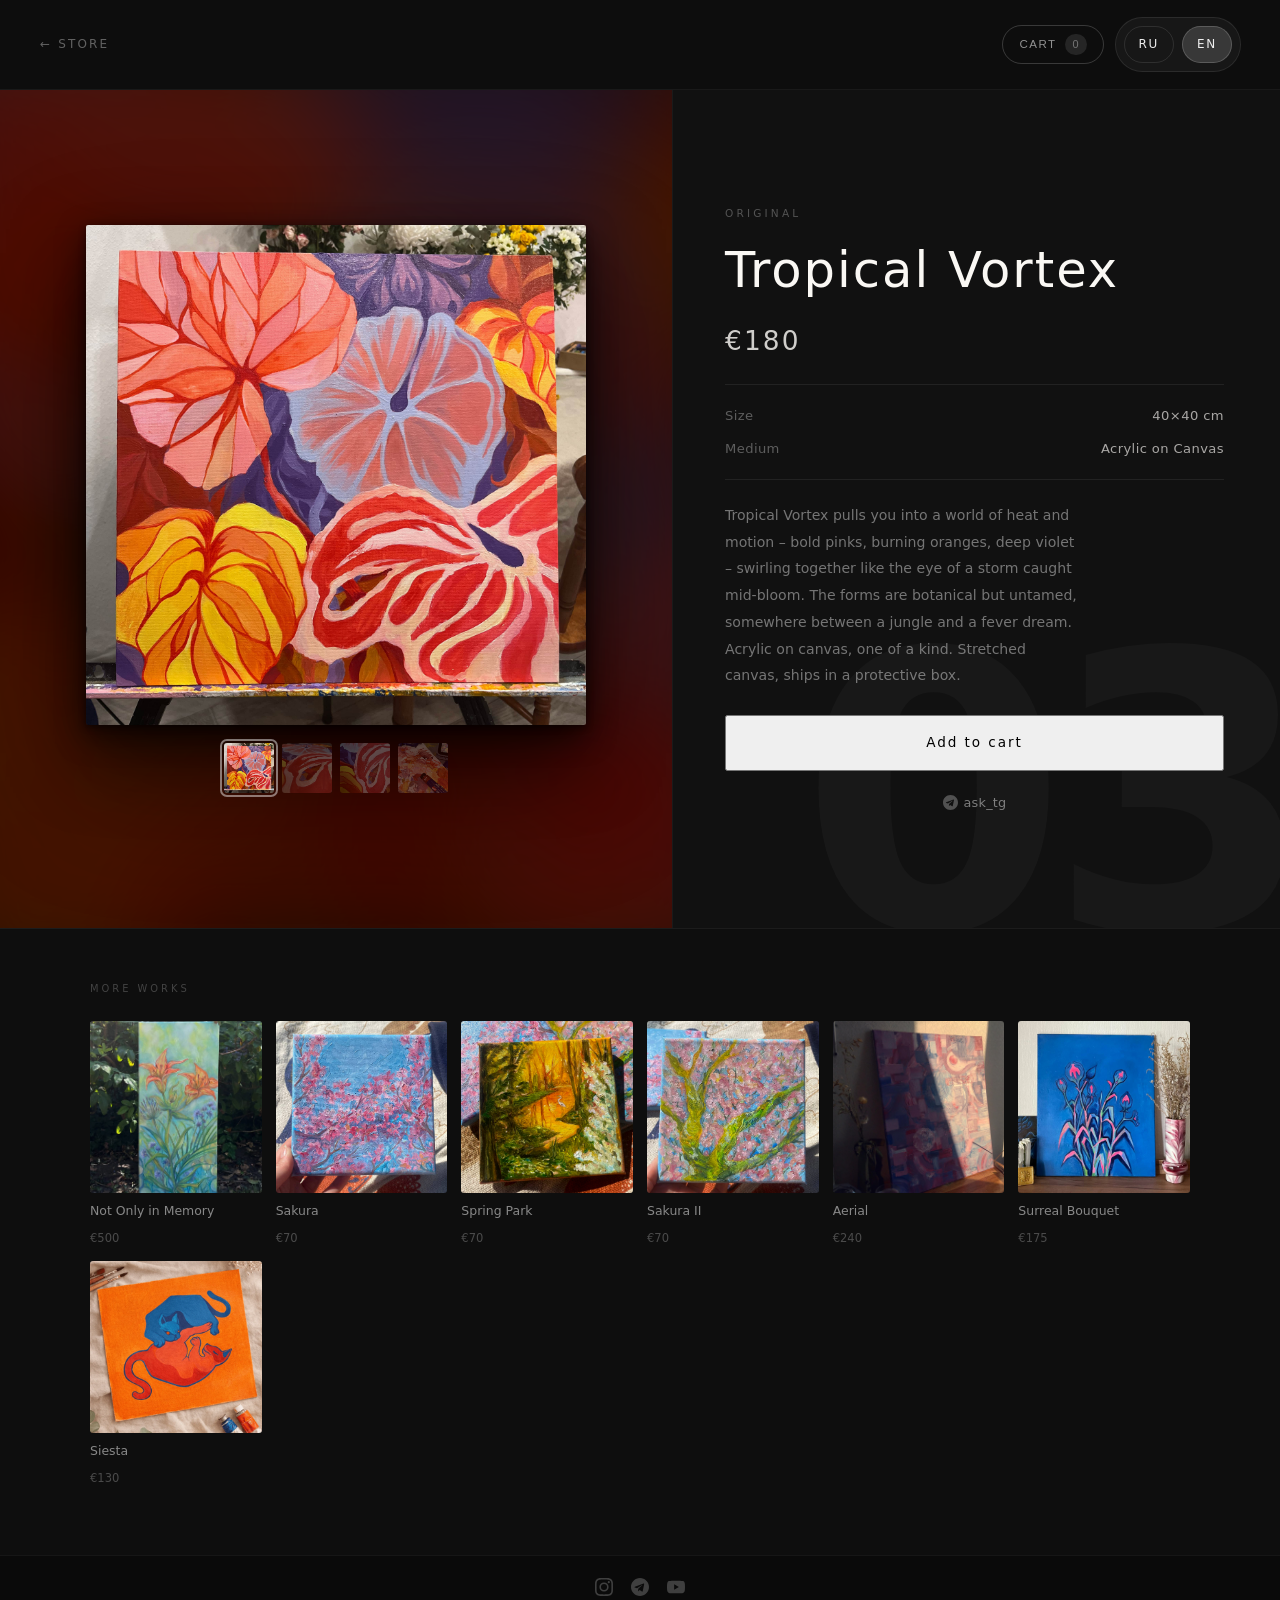
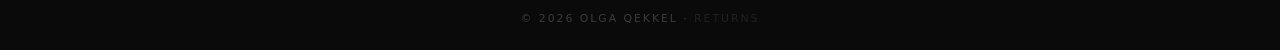
<file: store/tropical-vortex.html>
﻿<!doctype html>
<html lang="en">
<head>
  <meta charset="utf-8" />
  <meta name="viewport" content="width=device-width, initial-scale=1" />
  <title>Tropical Vortex – Bold Colourful Abstract Painting for Sale | Qekkel</title>
  <meta name="description" content="Buy "Tropical Vortex" – vivid swirling energy on a square canvas. Original acrylic painting by Olga Qekkel, 40×40 cm. One-of-a-kind bold wall art for a statement interior. Ships worldwide.">
  <meta name="author" content="Olga Qekkel">
  <meta name="robots" content="index, follow">
  <link rel="canonical" href="https://qekkel.org/store/tropical-vortex" />
  <meta property="og:type" content="product">
  <meta property="og:locale" content="en_US">
  <meta property="og:site_name" content="Qekkel">
  <meta property="og:title" content="Tropical Vortex – Bold Colourful Abstract Painting for Sale | Qekkel">
  <meta property="og:description" content="Vivid swirling tropical energy on a 40×40 cm square canvas. Bold, energetic, one of a kind. A statement piece for any interior. Buy original art by Olga Qekkel.">
  <meta property="og:url" content="https://qekkel.org/store/tropical-vortex">
  <meta property="og:image" content="https://qekkel.org/images/art02.jpg">
  <meta property="og:image:alt" content="Tropical Vortex – original acrylic painting, vivid swirling colours, 40×40 cm, by Olga Qekkel">
  <meta name="twitter:card" content="summary_large_image">
  <meta name="twitter:title" content="Tropical Vortex – Bold Colourful Abstract Painting for Sale | Qekkel">
  <meta name="twitter:description" content="Bold acrylic painting full of vivid tropical energy – swirling colour on a 40×40 cm square canvas. One of a kind wall art. Ships worldwide.">
  <meta name="twitter:image" content="https://qekkel.org/images/art02.jpg">
  <script type="application/ld+json">
  {
    "@context": "https://schema.org",
    "@graph": [
      {
        "@type": "Product",
        "name": "Tropical Vortex – Original Acrylic Painting",
        "description": "Swirling tropical energy in acrylic – vivid colours, bold movement on a square canvas. An original artwork on stretched canvas.",
        "image": ["https://qekkel.org/images/art02.jpg", "https://qekkel.org/images/art02/detail2.webp", "https://qekkel.org/images/art02/detail5.webp"],
        "url": "https://qekkel.org/store/tropical-vortex",
        "sku": "original-03",
        "material": "Acrylic on Canvas",
        "brand": { "@type": "Brand", "name": "Qekkel" },
        "offers": {
          "@type": "Offer",
          "price": "180",
          "priceCurrency": "EUR",
          "availability": "https://schema.org/InStock",
          "itemCondition": "https://schema.org/NewCondition",
          "seller": { "@type": "Person", "name": "Olga Qekkel", "url": "https://qekkel.org" },
          "url": "https://qekkel.org/store/tropical-vortex",
          "hasMerchantReturnPolicy": {
            "@type": "MerchantReturnPolicy",
            "applicableCountry": "DE",
            "returnPolicyCategory": "https://schema.org/MerchantReturnFiniteReturnWindow",
            "merchantReturnDays": 14,
            "returnMethod": "https://schema.org/ReturnByMail",
            "returnFees": "https://schema.org/FreeReturn",
            "merchantReturnLink": "https://qekkel.org/returns"
          },
          "shippingDetails": {
            "@type": "OfferShippingDetails",
            "shippingRate": { "@type": "MonetaryAmount", "value": "15", "currency": "EUR" },
            "shippingDestination": { "@type": "DefinedRegion", "addressCountry": "DE" },
            "deliveryTime": {
              "@type": "ShippingDeliveryTime",
              "handlingTime": { "@type": "QuantitativeValue", "minValue": 1, "maxValue": 3, "unitCode": "DAY" },
              "transitTime": { "@type": "QuantitativeValue", "minValue": 3, "maxValue": 14, "unitCode": "DAY" }
            }
          }
        }
      },
      {
        "@type": "BreadcrumbList",
        "itemListElement": [
          { "@type": "ListItem", "position": 1, "name": "Qekkel", "item": "https://qekkel.org/" },
          { "@type": "ListItem", "position": 2, "name": "Store", "item": "https://qekkel.org/store" },
          { "@type": "ListItem", "position": 3, "name": "Tropical Vortex", "item": "https://qekkel.org/store/tropical-vortex" }
        ]
      }
    ]
  }
  </script>
  <link rel="icon" type="image/png" href="../images/favicon.png">
  <link rel="preconnect" href="https://fonts.googleapis.com">
  <link rel="preconnect" href="https://fonts.gstatic.com" crossorigin>
  <link href="https://fonts.googleapis.com/css2?family=Source+Sans+3:ital,wght@0,200..900;1,200..900&display=swap" rel="stylesheet" media="print" onload="this.media='all'">
  <script>window.dataLayer=window.dataLayer||[];function gtag(){dataLayer.push(arguments);}(function(){var s=document.createElement('script');s.async=true;s.src='https://www.googletagmanager.com/gtag/js?id=G-39BNBDPZNP';document.head.appendChild(s);gtag('js',new Date());gtag('config','G-39BNBDPZNP');})();</script>
  <link rel="stylesheet" href="../assets/css/main.css" />
  <link rel="stylesheet" href="../assets/css/product.css" />
</head>
<body class="is-preload product-page">
  <div id="bg-blur" class="bg-blur"></div>
  <header class="product-header">
    <a href="/store" class="product-back">← Store</a>
    <div class="product-header-right">
      <button id="open-cart" class="nav-btn cart-btn"><span data-i18n="cart">Cart</span><span class="cart-count">0</span></button>
      <div class="lang-toggle" role="group" aria-label="Language switch">
        <button type="button" class="lang-btn" data-lang="ru" aria-pressed="false">RU</button>
        <button type="button" class="lang-btn" data-lang="en" aria-pressed="true">EN</button>
      </div>
    </div>
  </header>
  <main class="product-main">
    <div class="product-stage">
      <div class="product-stage-bg" style="background-image:url('../images/art02.jpg')"></div>
      <div class="product-canvas-wrap">
        <img id="product-img" src="../images/art02.jpg" alt="Tropical Vortex – original acrylic painting by Qekkel" class="product-main-img">
        <div class="product-thumbs">
          <img src="../images/art02.jpg" alt="Tropical Vortex" onclick="setImg(this.src)" class="product-thumb active">
          <img src="../images/art02/detail2.webp" alt="Tropical Vortex detail" onclick="setImg(this.src)" class="product-thumb">
          <img src="../images/art02/detail5.webp" alt="Tropical Vortex detail 2" onclick="setImg(this.src)" class="product-thumb">
          <img src="../images/art02/detail6.webp" alt="Tropical Vortex detail 3" onclick="setImg(this.src)" class="product-thumb">
        </div>
      </div>
    </div>
    <div class="product-info">
      <span class="product-num">03</span>
      <p class="product-status" data-i18n="badge_limited">Limited</p>
      <h1 class="product-title">Tropical Vortex</h1>
      <p class="product-price">€180</p>
      <div class="product-specs">
        <div class="product-spec"><span data-i18n="modal_size">Size</span><strong>40×40 cm</strong></div>
        <div class="product-spec"><span data-i18n="modal_medium">Medium</span><strong>Acrylic on Canvas</strong></div>
      </div>
      <p class="product-desc">Tropical Vortex pulls you into a world of heat and motion – bold pinks, burning oranges, deep violet – swirling together like the eye of a storm caught mid-bloom. The forms are botanical but untamed, somewhere between a jungle and a fever dream. This painting demands a wall. Acrylic on canvas, one of a kind. Stretched canvas, ships in a protective box.</p>
      <div class="product-actions">
        <button class="store-add-btn" id="add-to-cart" onclick="document.querySelector('.store-card').click()">Add to cart</button>
        <a class="store-ask-tg" href="https://t.me/qekkel?text=Hi!%20I'm%20interested%20in%20%22Tropical%20Vortex%22" target="_blank" rel="noopener">
          <svg width="15" height="15" viewBox="0 0 24 24" fill="currentColor"><path d="M12 0C5.373 0 0 5.373 0 12s5.373 12 12 12 12-5.373 12-12S18.627 0 12 0zm5.562 8.248-1.97 9.289c-.145.658-.537.818-1.084.508l-3-2.21-1.447 1.394c-.16.16-.295.295-.605.295l.213-3.053 5.56-5.023c.242-.213-.054-.333-.373-.12l-6.871 4.326-2.962-.924c-.643-.204-.657-.643.136-.953l11.57-4.461c.537-.194 1.006.131.833.932z"/></svg>
          <span data-i18n="ask_tg">Ask in Telegram</span>
        </a>
      </div>
    </div>
  </main>
  <button class="store-card" style="display:none" data-id="original-03" data-title-en="Tropical Vortex" data-title-ru="Тропический вихрь" data-status-en="Original Artwork" data-status-ru="Оригинал" data-size-en="40×40 cm" data-size-ru="40×40 см" data-medium-en="Acrylic" data-medium-ru="Акрил" data-img="../images/art02.jpg,../images/art02/detail2.webp,../images/art02/detail5.webp,../images/art02/detail6.webp" data-desc-en="Tropical Vortex pulls you into a world of heat and motion – bold pinks, burning oranges, deep violet – swirling together like the eye of a storm caught mid-bloom. The forms are botanical but untamed, somewhere between a jungle and a fever dream. Acrylic on canvas, one of a kind. Stretched canvas, ships in a protective box." data-desc-ru="Тропический вихрь затягивает в мир жара и движения – розовый, пылающий оранжевый, глубокий фиолетовый – закручиваются как глаз шторма в момент расцвета. Формы ботанические, но необузданные – между джунглями и горячечным сном. Акрил на холсте, единственный экземпляр. Натянутый холст, доставляется в защитной коробке." data-price-eur="180" data-sold="false" aria-controls="store-listing"></button>
  <div id="cart-modal" class="cart-modal" hidden><div class="cart-content"><h2 data-i18n="cart_title">Your cart</h2><div id="cart-items"></div><p><strong data-i18n="cart_total">Total:</strong> <span id="cart-total">0</span></p><div class="checkout-options"><button id="send-tg" data-i18n="send_tg">Send via Telegram</button><button id="send-email" data-i18n="send_email">Send via Email</button></div></div></div>
  <script>function setImg(src){document.getElementById('product-img').src=src;document.querySelectorAll('.product-thumb').forEach(t=>t.classList.toggle('active',t.src===src));const bg=document.querySelector('.product-stage-bg');if(bg)bg.style.backgroundImage='url('+src+')';}</script>
  <section class="more-works">
    <div class="more-works-inner">
      <p class="more-works-label">More works</p>
      <div class="more-works-grid">
        <a href="/store/lilies" class="more-work-card"><div class="more-work-img"><img loading="lazy" src="../images/lili/ili3.png" alt="Not Only in Memory – daylilies oil painting by Olga Qekkel"></div><p class="more-work-title">Not Only in Memory</p><p class="more-work-price">€500</p></a>
        <a href="/store/sakura" class="more-work-card"><div class="more-work-img"><img loading="lazy" src="../images/spring/sacura00.png" alt="Sakura – cherry blossom mini oil painting by Olga Qekkel"></div><p class="more-work-title">Sakura</p><p class="more-work-price">€70</p></a>
        <a href="/store/spring-park" class="more-work-card"><div class="more-work-img"><img loading="lazy" src="../images/spring/park2.png" alt="Spring Park – spring landscape mini oil painting by Olga Qekkel"></div><p class="more-work-title">Spring Park</p><p class="more-work-price">€70</p></a>
        <a href="/store/sakura-ii" class="more-work-card"><div class="more-work-img"><img loading="lazy" src="../images/spring/spring5.webp" alt="Sakura II – cherry blossom mini oil painting by Olga Qekkel"></div><p class="more-work-title">Sakura II</p><p class="more-work-price">€70</p></a>
        <a href="/store/aerial" class="more-work-card"><div class="more-work-img"><img loading="lazy" src="../images/art11.jpg" alt="Aerial – original abstract oil painting by Olga Qekkel"></div><p class="more-work-title">Aerial</p><p class="more-work-price">€240</p></a>
        <a href="/store/surreal-bouquet" class="more-work-card"><div class="more-work-img"><img loading="lazy" src="../images/art7.jpg" alt="Surreal Bouquet – original floral oil painting by Olga Qekkel"></div><p class="more-work-title">Surreal Bouquet</p><p class="more-work-price">€175</p></a>
        <a href="/store/siesta" class="more-work-card"><div class="more-work-img"><img loading="lazy" src="../images/art01/detail4.webp" alt="Siesta – original figurative oil painting by Olga Qekkel"></div><p class="more-work-title">Siesta</p><p class="more-work-price">€130</p></a>
      </div>
    </div>
  </section>
  <footer class="product-footer">
    <div class="product-footer-socials">
      <a href="https://www.instagram.com/qekkel/" target="_blank" rel="noopener" aria-label="Instagram">
        <svg width="18" height="18" viewBox="0 0 24 24" fill="currentColor"><path d="M12 2.163c3.204 0 3.584.012 4.85.07 1.366.062 2.633.334 3.608 1.308.975.975 1.246 2.242 1.308 3.608.058 1.266.07 1.646.07 4.85s-.012 3.584-.07 4.85c-.062 1.366-.334 2.633-1.308 3.608-.975.975-2.242 1.246-3.608 1.308-1.266.058-1.646.07-4.85.07s-3.584-.012-4.85-.07c-1.366-.062-2.633-.334-3.608-1.308-.975-.975-1.246-2.242-1.308-3.608C2.175 15.584 2.163 15.204 2.163 12s.012-3.584.07-4.85c.062-1.366.334-2.633 1.308-3.608.975-.975 2.242-1.246 3.608-1.308C8.416 2.175 8.796 2.163 12 2.163zm0-2.163C8.741 0 8.332.014 7.052.072 5.197.157 3.355.673 2.014 2.014.673 3.355.157 5.197.072 7.052.014 8.332 0 8.741 0 12c0 3.259.014 3.668.072 4.948.085 1.855.601 3.697 1.942 5.038 1.341 1.341 3.183 1.857 5.038 1.942C8.332 23.986 8.741 24 12 24s3.668-.014 4.948-.072c1.855-.085 3.697-.601 5.038-1.942 1.341-1.341 1.857-3.183 1.942-5.038.058-1.28.072-1.689.072-4.948s-.014-3.668-.072-4.948c-.085-1.855-.601-3.697-1.942-5.038C20.645.673 18.803.157 16.948.072 15.668.014 15.259 0 12 0zm0 5.838a6.162 6.162 0 1 0 0 12.324 6.162 6.162 0 0 0 0-12.324zm0 10.162a4 4 0 1 1 0-8 4 4 0 0 1 0 8zm6.406-11.845a1.44 1.44 0 1 0 0 2.881 1.44 1.44 0 0 0 0-2.881z"/></svg>
      </a>
      <a href="https://t.me/qekkel" target="_blank" rel="noopener" aria-label="Telegram">
        <svg width="18" height="18" viewBox="0 0 24 24" fill="currentColor"><path d="M12 0C5.373 0 0 5.373 0 12s5.373 12 12 12 12-5.373 12-12S18.627 0 12 0zm5.562 8.248-1.97 9.289c-.145.658-.537.818-1.084.508l-3-2.21-1.447 1.394c-.16.16-.295.295-.605.295l.213-3.053 5.56-5.023c.242-.213-.054-.333-.373-.12l-6.871 4.326-2.962-.924c-.643-.204-.657-.643.136-.953l11.57-4.461c.537-.194 1.006.131.833.932z"/></svg>
      </a>
      <a href="https://www.youtube.com/@qekkel" target="_blank" rel="noopener" aria-label="YouTube">
        <svg width="18" height="18" viewBox="0 0 24 24" fill="currentColor"><path d="M23.498 6.186a3.016 3.016 0 0 0-2.122-2.136C19.505 3.545 12 3.545 12 3.545s-7.505 0-9.377.505A3.017 3.017 0 0 0 .502 6.186C0 8.07 0 12 0 12s0 3.93.502 5.814a3.016 3.016 0 0 0 2.122 2.136c1.871.505 9.376.505 9.376.505s7.505 0 9.377-.505a3.015 3.015 0 0 0 2.122-2.136C24 15.93 24 12 24 12s0-3.93-.502-5.814zM9.545 15.568V8.432L15.818 12l-6.273 3.568z"/></svg>
      </a>
    </div>
    <p class="product-copyright">© <span class="js-year">2026</span> Olga Qekkel · <a href="/returns" style="color:inherit;opacity:0.45;text-decoration:none;">Returns</a></p>
  </footer>
  <script src="../assets/js/prices.js"></script>
  <script src="../assets/js/main.js"></script>
</body>
</html>
</file>
<file: assets/css/main.css>
/* ===== Base ===== */
:root{
  --bg: #14181b;
  --panel: rgba(255,255,255,0.06);
  --panel2: rgba(255,255,255,0.08);
  --line: rgba(255,255,255,0.18);
  --text: rgba(255,255,255,0.92);
  --muted: rgba(255,255,255,0.68);
  --shadow: 0 0 0 1px rgba(255,255,255,0.12);
  --radius: 10px;
  --max: 1200px;
}



html, body {
  overflow-x: hidden;
}


*{ box-sizing: border-box; }
html{ scroll-behavior: smooth; }
body{
  margin: 0;
  font-family: ui-sans-serif, system-ui, -apple-system, Segoe UI, Roboto, Arial, sans-serif;
  background: var(--bg);
  color: var(--text);
  line-height: 1.6;
}

a{ color: inherit; text-decoration: none; }
img{ display:block; width:100%; height:100%; object-fit:cover; }
button{ font: inherit; }

/* Background overlay */
#bg{
  position: fixed;
  inset: 0;
  z-index: 0;
  background:
    radial-gradient(1200px 600px at 50% 10%, rgba(255,255,255,0.10), transparent 55%),
    linear-gradient(to bottom, rgba(0,0,0,0.25), rgba(0,0,0,0.60));
	 overflow: hidden; /* ← важно для ::before / ::after */
}

/* твой арт */
#bg::after {
  content: "";
  position: absolute;
  inset: 0;

  background-image: url("../../images/bg.jpg");
  background-size: cover;
  background-position: center;

  filter: blur(2px) brightness(0.55);
  transform: scale(1.05);

  opacity: 0;
  transition: opacity 1.8s ease;
}

body.bg-loaded #bg::after {
  opacity: 1;
  animation: bgBreath 18s ease-in-out infinite;
}

@keyframes bgBreath {
  0%, 100% { transform: scale(1.05); }
  50% { transform: scale(1.08); }
}


/* затемнение + атмосфера */
#bg::before {
  content: "";
  position: absolute;
  inset: 0;
  background:
  linear-gradient(to bottom, rgba(0,0,0,0.55), rgba(0,0,0,0.85));
}

/* ===== FILM GRAIN ===== */
#grain {
  position: fixed;
  inset: 0;
  pointer-events: none;

  background-image:
    repeating-radial-gradient(
      circle at 0 0,
      rgba(255,255,255,0.05),
      rgba(255,255,255,0.05) 1px,
      transparent 1px,
      transparent 2px
    );

  opacity: 0.08;   /* 🔥 главный регулятор */
  mix-blend-mode: overlay;

  animation: grainMove 6s steps(10) infinite;
}

@keyframes grainMove {
  0%   { transform: translate(0, 0); }
  10%  { transform: translate(-2%, -2%); }
  20%  { transform: translate(2%, -1%); }
  30%  { transform: translate(-1%, 2%); }
  40%  { transform: translate(1%, -2%); }
  50%  { transform: translate(-2%, 1%); }
  60%  { transform: translate(2%, 2%); }
  70%  { transform: translate(-1%, -1%); }
  80%  { transform: translate(1%, 1%); }
  90%  { transform: translate(-2%, 2%); }
  100% { transform: translate(0, 0); }
}

/* Header / hero */
#header{
  min-height: calc(100vh - 80px);
  display:flex;
  flex-direction:column;
  align-items:center;
  justify-content:center;
  text-align:center;
  gap: 18px;
}

#header h1 {
  font-family: "Noto Sans JP", sans-serif;
  font-weight: 400;
  letter-spacing: 0.14em;
  font-size: clamp(42px, 6vw, 72px);
  
  text-transform: lowercase;

  opacity: 0;
  animation: nameFade 1.2s ease forwards;
}

@keyframes nameFade {
  from { opacity: 0; }
  to   { opacity: 1; }
}


#header .logo{
  width: 78px;
  height: 78px;
  border-radius: 999px;
  box-shadow: var(--shadow);
  display:grid;
  place-items:center;
  background: rgba(255,255,255,0.04);
}
#header .logo-mark{
  font-weight: 700;
  letter-spacing: 0.04em;
  opacity: 0.9;
  font-size: 28px;
}



/*Лого*/

/*.logo {
  width: 78px;
  height: 78px;
  border-radius: 50%;
  display: grid;
  place-items: center;
  background: rgba(255,255,255,0.04);
  backdrop-filter: blur(6px);
}

.logo-icon {
    display: none;
}

*/
#header .content{
  width: min(720px, 92vw);
  border-top: 1px solid var(--line);
  border-bottom: 1px solid var(--line);
}
#header .inner {
  padding: 40px 22px;
}
#header h1{
  margin: 0 0 6px 0;
  letter-spacing: 0.22em;
  text-transform: lowercase;
  font-size: clamp(32px, 5vw, 54px);
}
#header p {
  font-size: 11px;
  letter-spacing: 0.28em;
  opacity: 0.6;
}

/* Language toggle */
.lang-toggle{
  display:inline-flex;
  gap: 8px;
  margin-top: 16px;
  padding: 8px;
  border-radius: 999px;
  background: rgba(255,255,255,0.04);
  box-shadow: var(--shadow);
}
.lang-btn{
  border: 1px solid rgba(255,255,255,0.10);
  background: transparent;
  color: var(--text);
  padding: 8px 14px;
  border-radius: 999px;
  cursor:pointer;
  letter-spacing: 0.14em;
  text-transform: uppercase;
  font-size: 12px;
}
.lang-btn[aria-pressed="true"]{
  background: rgba(255,255,255,0.14);
  border-color: rgba(255,255,255,0.18);
}

/* Nav */
.site-nav{
  margin-top: 18px;
}
.site-nav ul{
  list-style:none;
  padding:0;
  margin:0;
  display:flex;
  flex-wrap:nowrap;
  justify-content:center;
  gap: 4px;
  border: 1px solid var(--line);
  border-radius: 999px;
  padding: 6px;
  background: rgba(0,0,0,0.12);
  white-space: nowrap;
}
.site-nav a{
  display:block;
  padding: 10px 14px;
  border-radius: 999px;
  text-transform: uppercase;
  letter-spacing: 0.14em;
  font-size: 12px;
  color: var(--muted);
  opacity: 0.95;
}
.site-nav a:hover{
  background: rgba(255,255,255,0.08);
  color: var(--text);
}

/* Scroll state: pin nav when scrolled */
body.scrolled .site-nav{
  position: fixed;
  top: 18px;
  left: 50%;
  transform: translateX(-50%);
  z-index: 10000;
}

body.scrolled .site-nav ul {
  background: rgba(10,10,10,0.82);
  backdrop-filter: blur(14px);
  -webkit-backdrop-filter: blur(14px);
  border-color: rgba(255,255,255,0.1);
}
body.scrolled #header .logo,
body.scrolled #header .content{
  opacity: 0;
  pointer-events: none;
  transform: translateY(-12px);
  transition: opacity .2s ease, transform .2s ease;
}

/* Main */
#page{
  max-width: var(--max);
  margin: 0 auto;
  padding-top: 60px;
}

/* Sections reveal */
.section{
  opacity: 0;
  transform: translateY(24px);
  transition: opacity .6s ease, transform .6s ease;
  scroll-margin-top: 90px;
  margin: 0 0 56px 0;
}
.section.visible{
  opacity: 1;
  transform: translateY(0);
}

.gallery{
  max-width: var(--max);
  margin: 0 auto;
  padding: 0 18px;
}

.major{
  margin: 0 0 18px 0;
  text-transform: uppercase;
  letter-spacing: .18em;
  font-size: 18px;
  display:inline-block;
  padding-bottom: 10px;
  border-bottom: 1px solid var(--line);
}

/* Arts grid */
.art-grid{
  display:grid;
  grid-template-columns: repeat(4, 1fr);
  gap: 18px;
}
.art-item{
  aspect-ratio: 1/1;
  border-radius: var(--radius);
  overflow:hidden;
  box-shadow: var(--shadow);
  background: rgba(255,255,255,0.03);
}
.art-item img{
  transition: transform .35s ease;
}
.art-item:hover img{ transform: scale(1.04); }

@media (max-width: 1024px){
  .art-grid{ grid-template-columns: repeat(2, 1fr); }
}
@media (max-width: 600px){
  .art-grid{ grid-template-columns: 1fr; }
}

.see-all-btn {
  display: inline-block;
  color: rgba(255,255,255,0.5);
  text-decoration: none;
  font-size: 0.85rem;
  letter-spacing: 0.12em;
  text-transform: uppercase;
  border: 1px solid rgba(255,255,255,0.15);
  border-radius: 30px;
  padding: 10px 24px;
  transition: all 0.25s;
}
.see-all-btn:hover {
  color: #fff;
  border-color: rgba(255,255,255,0.45);
}

[data-i18n="about_text"] {
  white-space: pre-line;
}

/* =========================
   ARTS MODAL
========================= */

/* clickable items */
.art-item { cursor: pointer; }
.art-item:focus-visible {
  outline: 2px solid rgba(255,255,255,0.7);
  outline-offset: 6px;
  border-radius: 10px;
}

.art-modal[hidden] { display: none; }

.art-modal{
  position: fixed;
  inset: 0;
  z-index: 9999;
  background: rgba(0,0,0,0.75);
  backdrop-filter: blur(6px);
  display: flex;
  align-items: center;
  justify-content: center;
  padding: 22px;
}

.art-modal-inner{
  width: min(1000px, 100%);
  max-height: 86vh;
  overflow: auto;

  background: rgba(18,18,18,0.92);
  border: 1px solid rgba(255,255,255,0.12);
  border-radius: 18px;
  padding: 18px;

  display: grid;
  gap: 18px;

  /* ✅ как в store: слева арт, справа инфа */
  grid-template-columns: 1.15fr 0.85fr;
  align-items: start;
}

/* ✅ принудительно ставим media слева */
.art-modal-media{ order: 1; }
.art-modal-text { order: 2; }

@media (max-width: 900px){
  .art-modal-inner{ grid-template-columns: 1fr; }
  .art-modal-media{ order: 1; }
  .art-modal-text { order: 2; }
}

.art-close{
  position: absolute;      /* лучше как в store */
  top: 12px;
  right: 12px;

  width: 44px;
  height: 44px;
  border-radius: 999px;
  border: 1px solid rgba(255,255,255,0.18);
  background: rgba(255,255,255,0.06);
  color: #fff;
  font-size: 22px;
  cursor: pointer;
  line-height: 1;
}

/* контейнер без квадрата */
.art-modal-media{
  aspect-ratio: auto;
  background: rgba(255,255,255,0.03);
  border-radius: 14px;
  overflow: hidden;
  display: flex;
  align-items: center;
  justify-content: center;
  padding: 12px;
}

/* картинка: показываем полностью */
#art-img{
  width: 100%;
  height: auto;
  max-height: 70vh;      /* чтобы не вылезало за экран */
  object-fit: contain;
}

.art-modal-text{
  padding: 6px 6px;
  display:flex;
  flex-direction:column;
  justify-content:center;
}

.art-meta{ opacity: 0.75; margin: 0 0 8px 0; }
.art-desc{ opacity: 0.9; line-height: 1.5; }
.art-process h4{ margin: 14px 0 8px 0; }
.art-process ul{ margin: 0; padding-left: 18px; }
.art-process li{ margin: 6px 0; opacity: 0.9; }

/* ── Art modal footer nav ── */
.art-modal-footer {
  display: flex;
  align-items: center;
  justify-content: center;
  gap: 16px;
  margin-top: 20px;
  padding-top: 16px;
  border-top: 1px solid rgba(255,255,255,0.07);
}
.art-modal-nav-btn {
  width: 36px;
  height: 36px;
  border-radius: 50%;
  border: 1px solid rgba(255,255,255,0.15);
  background: none;
  color: rgba(255,255,255,0.5);
  font-size: 1.1rem;
  cursor: pointer;
  display: flex;
  align-items: center;
  justify-content: center;
  transition: background 0.2s, border-color 0.2s, color 0.2s;
  padding: 0;
  line-height: 1;
}
.art-modal-nav-btn:hover {
  background: rgba(255,255,255,0.08);
  border-color: rgba(255,255,255,0.35);
  color: #fff;
}
.art-modal-counter {
  font-size: 0.72rem;
  letter-spacing: 0.15em;
  color: rgba(255,255,255,0.3);
  min-width: 48px;
  text-align: center;
}





/* Projects */
.projects-grid{
  display:grid;
  grid-template-columns: repeat(4, 1fr);
  grid-auto-rows: 220px;
  gap: 18px;
  margin-top: 22px;
}

.projects-cta {
  margin-top: 2.5rem;
  display: flex;
  flex-direction: column;
  gap: 1rem;
}

.projects-cta-tags {
  display: flex;
  flex-wrap: wrap;
  gap: 0.5rem;
}

.projects-cta-tags span {
  padding: 0.35rem 0.85rem;
  border: 1px solid rgba(255,255,255,0.15);
  border-radius: 20px;
  font-size: 0.8rem;
  color: #aaa;
  letter-spacing: 0.04em;
}

.projects-cta-text {
  margin: 0;
  font-size: 0.9rem;
  color: #888;
}

.projects-cta-btn {
  background: none;
  border: none;
  color: #fff;
  margin-left: 0.4rem;
  cursor: pointer;
  font-size: inherit;
  font-family: inherit;
  padding: 0;
  border-bottom: 1px solid rgba(255,255,255,0.3);
  padding-bottom: 1px;
  transition: border-color 0.2s, color 0.2s;
  letter-spacing: inherit;
}

.projects-cta-btn:hover,
.projects-cta-btn.active {
  border-color: #fff;
  color: #fff;
}

/* ============================
   QUICK ORDER FORM
============================ */
.proj-order-wrap[hidden] { display: none; }

.proj-order-wrap {
  margin-top: 1.5rem;
  animation: fadeSlideDown 0.25s ease;
}

@keyframes fadeSlideDown {
  from { opacity: 0; transform: translateY(-8px); }
  to   { opacity: 1; transform: translateY(0); }
}

.proj-order-form {
  background: rgba(255,255,255,0.04);
  border: 1px solid rgba(255,255,255,0.1);
  border-radius: 14px;
  padding: 1.4rem 1.6rem;
  display: flex;
  flex-direction: column;
  gap: 1rem;
  max-width: 560px;
}

/* type selector pills */
.proj-order-types {
  display: flex;
  flex-wrap: wrap;
  gap: 0.45rem;
}

.ptype-label {
  cursor: pointer;
}

.ptype-label input[type="radio"] {
  display: none;
}

.ptype-label span {
  display: block;
  padding: 0.3rem 0.8rem;
  border: 1px solid rgba(255,255,255,0.18);
  border-radius: 20px;
  font-size: 0.78rem;
  color: #999;
  letter-spacing: 0.04em;
  transition: background 0.18s, color 0.18s, border-color 0.18s;
}

.ptype-label input:checked + span {
  background: rgba(255,255,255,0.12);
  border-color: rgba(255,255,255,0.5);
  color: #fff;
}

.ptype-label:hover span {
  border-color: rgba(255,255,255,0.35);
  color: #ccc;
}

/* inputs */
.proj-order-fields {
  display: flex;
  flex-direction: column;
  gap: 0.6rem;
}

.proj-order-input {
  width: 100%;
  background: rgba(255,255,255,0.05);
  border: 1px solid rgba(255,255,255,0.12);
  border-radius: 8px;
  padding: 0.6rem 0.9rem;
  color: #fff;
  font-size: 0.85rem;
  font-family: inherit;
  outline: none;
  transition: border-color 0.2s;
  resize: none;
}

.proj-order-input::placeholder { color: rgba(255,255,255,0.3); }
.proj-order-input:focus { border-color: rgba(255,255,255,0.35); }

.proj-order-textarea {
  min-height: 72px;
  line-height: 1.5;
}

/* footer */
.proj-order-footer {
  display: flex;
  align-items: center;
  gap: 1rem;
  flex-wrap: wrap;
}

.proj-order-send {
  display: inline-flex;
  align-items: center;
  gap: 7px;
  background: rgba(255,255,255,0.08);
  border: 1px solid rgba(255,255,255,0.22);
  border-radius: 999px;
  color: #fff;
  font-size: 0.82rem;
  padding: 0.5rem 1.2rem;
  cursor: pointer;
  letter-spacing: 0.04em;
  transition: background 0.2s, border-color 0.2s;
}

.proj-order-send:hover {
  background: rgba(255,255,255,0.14);
  border-color: rgba(255,255,255,0.4);
}

.proj-order-note {
  font-size: 0.8rem;
  margin: 0;
  color: #aaa;
}

@media (max-width: 600px) {
  .proj-order-form { padding: 1rem 1rem; }
}

.projects-cta-prices {
  background: none;
  border: 1px solid rgba(255,255,255,0.35);
  border-radius: 20px;
  color: #fff;
  cursor: pointer;
  font-size: 0.8rem;
  padding: 0.35rem 0.85rem;
  letter-spacing: 0.04em;
  transition: background 0.2s, border-color 0.2s;
}

.projects-cta-prices:hover {
  background: rgba(255,255,255,0.08);
  border-color: rgba(255,255,255,0.6);
}

/* PRICES MODAL */
.prices-modal {
  position: fixed;
  inset: 0;
  z-index: 1000;
  display: flex;
  align-items: center;
  justify-content: center;
}

.prices-modal[hidden] { display: none; }

.prices-overlay {
  position: absolute;
  inset: 0;
  background: rgba(0,0,0,0.7);
}

.prices-box {
  position: relative;
  background: #1a1a1a;
  border: 1px solid rgba(255,255,255,0.1);
  border-radius: 14px;
  padding: 2.2rem 2.5rem;
  width: 420px;
  max-width: 90vw;
  z-index: 1;
}

.prices-box h2 {
  margin: 0 0 1.8rem;
  font-size: 1.3rem;
  font-weight: 600;
  letter-spacing: 0.04em;
}

.prices-close {
  position: absolute;
  right: 15px;
  top: 10px;
  background: none;
  border: none;
  color: #aaa;
  font-size: 22px;
  cursor: pointer;
}

.prices-list {
  display: flex;
  flex-direction: column;
  gap: 1rem;
}

.prices-row {
  display: flex;
  align-items: center;
  justify-content: space-between;
  padding-bottom: 1rem;
  border-bottom: 1px solid rgba(255,255,255,0.07);
}

.prices-row:last-child {
  border-bottom: none;
  padding-bottom: 0;
}

.prices-service {
  font-size: 0.95rem;
  color: #ddd;
}

.prices-value {
  display: flex;
  align-items: center;
  gap: 0.5rem;
  font-size: 0.9rem;
  color: #aaa;
}

.prices-sep {
  color: #444;
}

.prices-row-custom .prices-service {
  color: #888;
  font-size: 0.9rem;
}

.prices-talk {
  color: #fff;
  text-decoration: none;
  font-size: 0.9rem;
  border-bottom: 1px solid rgba(255,255,255,0.3);
  padding-bottom: 1px;
  transition: border-color 0.2s;
}

.prices-talk:hover { border-color: #fff; }

.prices-note {
  margin: 1.5rem 0 0;
  font-size: 0.78rem;
  color: #666;
  line-height: 1.5;
}
.project-card{
  display:flex;
  flex-direction:column;
  border-radius: var(--radius);
  overflow:hidden;
  box-shadow: var(--shadow);
  background: rgba(255,255,255,0.03);
  transition: transform .25s ease;
}
.project-card:hover{ transform: translateY(-4px); }

.project-thumb{ flex: 1; overflow:hidden; }
.project-thumb img{ transition: transform .35s ease; }
.project-card:hover .project-thumb img{ transform: scale(1.04); }

.project-info{
  padding: 12px 12px 14px;
  border-top: 1px solid rgba(255,255,255,0.10);
}
.project-info h3{
  margin: 0 0 6px 0;
  font-size: 14px;
  letter-spacing: .08em;
  text-transform: uppercase;
}
.project-info p{
  margin:0;
  font-size: 13px;
  color: var(--muted);
}

.project-card.tall{ grid-row: span 2; }
.project-card.wide{ grid-column: span 2; }

@media (max-width: 1024px){
  .projects-grid{ grid-template-columns: repeat(2, 1fr); }
  .project-card.tall, .project-card.wide{ grid-column: span 1; grid-row: span 1; }
}
@media (max-width: 600px){
  .projects-grid{ grid-template-columns: 1fr; }
}
/* =========================
   ABOUT
========================= */

#about {
 height: auto !important;
  min-height: unset !important;
  position: relative;
  overflow: visible;
}

/* ----- Layout ----- */

.about-container {
  display: grid;
  grid-template-columns: 1fr 420px;
  gap: 80px;
  align-items: center;
  padding-top: 60px;
  position: relative;
  z-index: 2;
}

/* ----- Typography ----- */

.about-lead {
  font-family: "Cormorant Garamond", serif;
  font-size: 39px;
  font-weight: 800;
  letter-spacing: 0.04em;
  opacity: 1;
  margin-bottom: 18px;
    line-height: 2;
}

#about p {
  font-size: 17px;
  line-height: 1.3;
}

#about-text {
  position: relative;
  z-index: 5;
}


#about-text p {
  font-family: "Manrope", sans-serif;
  letter-spacing: 0.02em;
  margin-bottom: 22px;
  max-width: 560px;
}

.about-accent {
  display: inline-block;
  font-size: clamp(24px, 2.4vw, 36px);
  letter-spacing: 0.16em;
  text-transform: uppercase;
  font-weight: 500;
  opacity: 0.85;
  color: rgba(255,255,255,0.9);
  margin: 60px 0 50px;
}

/* ----- Photo Collage ----- */

.about-photos {
  position: absolute;
  top: 90px;
  right: 4%;
  width: 540px;
  height: 270px;
  opacity: 0.9;
  pointer-events: auto;
  z-index: 5;
  
}

.about-photos img {
  position: absolute;
  width: 280px;
  height: 370px;
  border-radius: 14px;
  padding: 6px;
  background: rgba(255,255,255,0.85);
backdrop-filter: blur(2px);
  box-shadow: 0 18px 40px rgba(0,0,0,0.4);
  transform: rotate(var(--rot)) translateY(0);
  transition:
    transform 0.45s cubic-bezier(.2,.7,.2,1),
    box-shadow 0.45s ease,
    filter 0.45s ease;
}

.about-photos img:hover {
  transform: rotate(var(--rot)) translateY(-25px) scale(1.05);
  z-index: 20;
  box-shadow: 0 40px 90px rgba(0,0,0,0.65);
  filter: brightness(1.05) contrast(1.05);
}

/* композиция компактная */
.about-photos img:nth-child(1) {
  --rot: 7deg;
  top: 10px;
  right: -40px;
  z-index: 2;
}

.about-photos img:nth-child(2) {
  --rot: -10deg;
  top: 80px;
  right: 180px;
  z-index: 3;
}

.about-photos img:nth-child(3) {
  --rot: -7deg;
  top: 195px;
  right: 90px;
  z-index: 1;
}

/* мягкое "дыхание" */
@keyframes floatPhoto {
  0%,100% { transform: translateY(0) rotate(var(--rot)); }
  50% { transform: translateY(-10px) rotate(var(--rot)); }
}

/* ----- Layers ----- */

#grain {
  z-index: 2;
}

#wrapper {
  position: relative;
  z-index: 3;
}

/* ----- Responsive ----- */

@media (max-width: 1100px) {
  .about-container {
    grid-template-columns: 1fr 420px;
    gap: 60px;
  }

  .about-photos {
    height: 460px;
  }
}

@media (max-width: 900px) {

  .about-container {
    grid-template-columns: 1fr;
    gap: 40px;
  }

  .about-photos {
    position: relative;
    top: auto;
    right: auto;
    width: 100%;
    height: auto;
    display: flex;
    flex-direction: column;
    gap: 24px;
    margin-top: 40px;
  }

  .about-photos img {
    position: relative;   /* убираем absolute */
    width: 100%;
    height: auto;
    transform: none;      /* убираем rotate */
    padding: 8px;
    border-radius: 16px;
  }

  .about-photos img:nth-child(1),
  .about-photos img:nth-child(2),
  .about-photos img:nth-child(3) {
    top: auto;
    right: auto;
  }

}



.about-tags {
  margin: 24px 0;
  display: flex;
  flex-wrap: wrap;
  gap: 10px;
}

.about-tags span {
  background: rgba(255,255,255,0.08);
  border: 1px solid rgba(255,255,255,0.12);
  border-radius: 999px;
  padding: 6px 14px;
  font-size: 12px;
  letter-spacing: 0.08em;
  text-transform: uppercase;
  opacity: 0.75;
  transition: background 0.3s ease, transform 0.2s ease;
}

.about-tags span:hover {
  background: rgba(255,255,255,0.18);
  opacity: 1;
  transform: scale(1.05);
}

.about-loc {
  font-size: 14px;
  letter-spacing: 0.04em;
  color: rgba(255,255,255,0.65);
  margin-top: 16px;
}


/* Buttons / actions */
.actions{
  list-style:none;
  padding:0;
  margin: 18px 0 0 0;
  display:flex;
  gap: 10px;
}
.button, input.primary, .primary.button{
  display:inline-block;
  padding: 12px 16px;
  border-radius: 999px;
  border: 1px solid rgba(255,255,255,0.18);
  background: rgba(255,255,255,0.08);
  color: var(--text);
  letter-spacing: .14em;
  text-transform: uppercase;
  font-size: 12px;
  cursor:pointer;
}
.button.primary, input.primary{
  background: rgba(255,255,255,0.16);
}

/* Store */
.store-lead{ color: var(--muted); margin: 0 0 18px 0; }
.store-grid{
  display:grid;
  grid-template-columns: repeat(3, 1fr);
  gap: 18px;
}
@media (max-width: 1024px){ .store-grid{ grid-template-columns: repeat(2, 1fr); } }
@media (max-width: 600px){ .store-grid{ grid-template-columns: 1fr; } }

.store-card-wrap {
  position: relative;
}
.store-view-page {
  position: absolute;
  top: 8px;
  right: 8px;
  background: rgba(0,0,0,0.55);
  backdrop-filter: blur(4px);
  color: rgba(255,255,255,0.9);
  font-size: 0.7rem;
  letter-spacing: 0.06em;
  padding: 4px 10px;
  border-radius: 20px;
  text-decoration: none;
  z-index: 3;
  opacity: 0;
  transition: opacity 0.2s;
  pointer-events: none;
}
.store-card-wrap:hover .store-view-page {
  opacity: 1;
  pointer-events: auto;
}

.store-card{
  width: 100%;
  background: transparent;
  border: none;
  padding: 0;
  color: inherit;
  text-align:left;
  cursor:pointer;
  transition: transform .25s ease;

}
.store-card img{
  width:100%;
  aspect-ratio:1/1;
  object-fit:cover;
  object-position:center;
}



.store-card:hover{ transform: translateY(-4px); }

.store-thumb{
  position:relative;
  aspect-ratio:  1/1;
  border-radius: var(--radius);
  overflow:hidden;
  box-shadow: var(--shadow);
  background: rgba(255,255,255,0.03);
}
.store-badge{
  position:absolute;
  top: 10px;
  left: 10px;
  font-size: 11px;
  letter-spacing: .12em;
  text-transform: uppercase;
  padding: 6px 10px;
  border-radius: 999px;
  background: rgba(0,0,0,0.45);
  border: 1px solid rgba(255,255,255,0.14);
}

.store-info{
  padding-top: 10px;
}
.store-info h3{
  margin:0 0 6px 0;
  font-size: 14px;
  letter-spacing: .08em;
}
.store-price{
  margin:0;
  color: var(--muted);
  font-size: 13px;
}


.price-wrap{
  display:flex;
  align-items:center;
  gap:10px;
  margin-top:4px;
}

.price-old{
  text-decoration: line-through;
  opacity:0.45;
  font-size:14px;
}

.price-new{
  font-size:18px;
  font-weight:600;
  letter-spacing:0.04em;
}

.price-note{
  font-size:11px;
  opacity:0.6;
  margin-top:6px;
  letter-spacing:0.08em;
  text-transform:uppercase;
}



/* Contact */
.fields{
  display:flex;
  flex-wrap:wrap;
  gap: 12px;
}
.field{ flex: 1 1 100%; }
.field.half{ flex: 1 1 calc(50% - 6px); }
label{
  display:block;
  margin: 0 0 8px 0;
  font-size: 12px;
  letter-spacing: .14em;
  text-transform: uppercase;
  color: var(--muted);
}
input, textarea{
  width:100%;
  padding: 12px 12px;
  border-radius: 12px;
  border: 1px solid rgba(255,255,255,0.16);
  background: rgba(255,255,255,0.04);
  color: var(--text);
  outline:none;
}
input:focus, textarea:focus{
  border-color: rgba(255,255,255,0.28);
  background: rgba(255,255,255,0.06);
}
.form-note{ color: var(--muted); margin-top: 10px; min-height: 20px; font-size: 0.85rem; transition: color 0.2s; }
.form-note.note-ok    { color: #7ecf8e; }
.form-note.note-error { color: #e8826a; }

.field-error {
  border-color: rgba(232, 130, 106, 0.7) !important;
  outline: none;
  box-shadow: 0 0 0 2px rgba(232, 130, 106, 0.18);
  transition: border-color 0.2s, box-shadow 0.2s;
}

/* Icons */
.icons{
  list-style:none;
  padding:0;
  margin: 18px 0 0;
  display:flex;
  gap: 10px;
}
.icons .icon{
  width: 42px;
  height: 42px;
  fill: currentColor;
  display:grid;
  place-items:center;
  border-radius: 0px;
  border: none;
  background: none;
  color: var(--muted);
  transition: transform 0.2s ease, color 0.2s ease;
}

/* Tooltip */
.icons .icon {
  position: relative;
}

.icons .icon::after {
  content: attr(data-tooltip);
  position: absolute;
  bottom: calc(100% + 8px);
  left: 50%;
  transform: translateX(-50%) translateY(4px);
  background: rgba(0,0,0,0.75);
  color: white;
  font-size: 11px;
  letter-spacing: 0.08em;
  padding: 6px 8px;
  border-radius: 6px;
  white-space: nowrap;
  opacity: 0;
  pointer-events: none;
   transition: transform 0.2s ease, color 0.2s ease;
}

.icons .icon:hover::after {
  opacity: 1;
  transform: scale(1.12);
  color: #fff;
}


.icons .icon:hover {
  background: none;
  color: #fff;
  transform: scale(1.2);
  filter: drop-shadow(0 0 6px rgba(255, 255, 255, 0.4));
}


#add-to-cart {
  position: relative;
  overflow: hidden;
  transition: 
    transform 0.2s ease,
    box-shadow 0.3s ease,
    background 0.3s ease;
}

/* hover */
#add-to-cart:hover {
  transform: translateY(-2px);
  box-shadow: 0 10px 30px rgba(0,0,0,0.35);
}

/* active (клик) */
#add-to-cart:active {
  transform: translateY(0);
}


#add-to-cart.added {
  background: rgba(120, 255, 160, 0.25);
  border-color: rgba(120, 255, 160, 0.6);
  color: #8fffba;
}

#add-to-cart.added::after {
  content: "✓ Added";
}


.cart-count {
  font-size: 12px;
  letter-spacing: 0;
  opacity: 0.7;
  transition: transform 0.2s ease;
}

.cart-count.bump {
  animation: bump 0.25s ease;
}

@keyframes bump {
  0% { transform: scale(1); }
  50% { transform: scale(1.3); }
  100% { transform: scale(1); }
}

.cart-btn.bump {
  animation: cartShake 0.4s ease;
}

@keyframes cartShake {
  0% { transform: rotate(0); }
  25% { transform: rotate(-6deg); }
  50% { transform: rotate(6deg); }
  75% { transform: rotate(-4deg); }
  100% { transform: rotate(0); }
}

/* Footer */
#footer{
  text-align:center;
  padding: 22px 0 0;
  color: rgba(255,255,255,0.55);
  letter-spacing: .12em;
  text-transform: uppercase;
  font-size: 11px;
}

/* ===== Modal ===== */
.store-listing{
  position: fixed;
  inset: 0;
  z-index: 999;
  display:flex;
  align-items:center;
  justify-content:center;
  background: rgba(0,0,0,0.66);
  padding: 18px;
}
.store-listing[hidden]{ display:none; }

.store-listing-inner{
  
  width: min(980px, 96vw);
  display:grid;
  grid-template-columns: 1fr 1fr;
  gap: 18px;
  border-radius: 18px;
  padding: 18px;
  background: rgba(20,24,27,0.92);
  border: 1px solid rgba(255,255,255,0.12);
  box-shadow: 0 18px 80px rgba(0,0,0,0.45);
  position: relative;
  align-items: start;   /* ВАЖНО */
}

.store-close{
  position:absolute;
  top: 12px;
  right: 12px;
  width: 44px;
  height: 44px;
  border-radius: 999px;
  border: 1px solid rgba(255,255,255,0.14);
  background: rgba(255,255,255,0.06);
  color: var(--text);
  cursor:pointer;
  font-size: 22px;
  line-height: 1.3;
}

.store-listing-media{
   display:flex;
  justify-content:center;
  gap:16px;
  border-radius: 14px;
  overflow:hidden;
  box-shadow: var(--shadow);
  background: rgba(255,255,255,0.03);
  aspect-ratio: 1/1;
  padding-bottom:28px;
  position: relative;
}
.store-listing-text{
  padding: 6px 6px;
  display:flex;
  flex-direction:column;
  justify-content:center;
}
.store-status{
  margin: 0 0 10px 0;
  color: var(--muted);
  text-transform: uppercase;
  letter-spacing: .14em;
  font-size: 12px;
}
.modal-specs{
  list-style:none;
  padding:0;
  margin: 12px 0 0 0;
  display:flex;
  flex-direction:column;
  gap: 8px;
  color: var(--muted);
}
.modal-specs strong{ color: var(--text); font-weight: 600; }

@media (max-width: 860px){
  .store-listing-inner{ grid-template-columns: 1fr; }
}

/* ===== STORE GALLERY ===== */

.store-thumbs{
  position:absolute;
  bottom:-20px;
  left:50%;
  transform:translateX(-50%);
  display:none;
  gap:10px;

  background:none;        /* УБРАТЬ тёмную плашку */
  padding:8px 14px;
  border-radius:999px;
  backdrop-filter: blur(8px);
  z-index: 10; /* ВЫШЕ, чем zoom-wrap */
  background:rgba(0,0,0,0.25);
  backdrop-filter: blur(10px);
  padding:6px 12px;
}

.store-thumbs button{
  width:48px;
  aspect-ratio:1/1;
  border-radius:6px;
  border:1px solid rgba(255,255,255,0.25);
  opacity:0.7;
}

.store-thumbs button:hover {
  opacity: 1;
  transform: translateY(-2px);
}

.store-thumbs button.active {
  opacity: 1;
  border-color: rgba(255,255,255,0.5);
   transform: scale(1.05);
}

.store-thumbs img {
    width: 100%;
  height: 100%;
  object-fit: cover;
  display: block;
}



@media (max-width: 600px) {
  .store-thumbs {
    overflow-x: auto;
    padding-bottom: 6px;
  }
}



.gallery-arrow{
  position:absolute;
  top:50%;
  transform:translateY(-50%);
  width:44px;
  height:44px;
  border-radius:50%;
  border:1px solid rgba(255,255,255,0.3);
  background:rgba(0,0,0,0.25);
  color:#fff;
  opacity:0.6;
  font-size:22px;
  cursor:pointer;
  display:flex;
  align-items:center;
  justify-content:center;
  backdrop-filter:blur(6px);
  transition: all 0.25s ease;
  z-index:5;
}

.gallery-arrow:hover{
  background:rgba(255,255,255,0.15);
  transform:translateY(-50%) scale(1.05);
  opacity:1;
}

.gallery-arrow.prev{
  left:16px;
}

.gallery-arrow.next{
  right:16px;
}


.gallery-arrow.left{
  left:12px;
}

.gallery-arrow.right{
  right:12px;
}




/* ===== STORE EXTRA ARTWORKS ===== */
.store-extras {
  margin-top: 24px;
}

.store-extras-title {
  font-size: 0.85rem;
  opacity: 0.6;
  margin-bottom: 12px;
  letter-spacing: 0.08em;
  text-transform: uppercase;
}

.store-extras-grid {
  display: grid;
  grid-template-columns: repeat(auto-fit, minmax(120px, 1fr));
  gap: 12px;
}

.store-extras-grid img {
  width: 100%;
  aspect-ratio: 1 / 1;
  object-fit: cover;
  border-radius: 10px;
  cursor: pointer;
  opacity: 0.85;
  transition: transform 0.3s ease, opacity 0.3s ease;
}

.store-extras-grid img:hover {
  opacity: 1;
  transform: scale(1.03);
}


/* ===== ART ZOOM ===== */
.zoom-wrap{
  width:100%;
  max-width:520px;
  margin:0 auto;
  aspect-ratio:1/1;
  position:relative;
  overflow:hidden;
  border-radius:14px;
}

#store-img{
  width:100%;
  height:100%;
  object-fit:cover;   /* ВАЖНО */
  display:block;
}
.store-extras-grid img {
  cursor: zoom-in;
}


.cart-btn {
  position: fixed;
  top: 32px;
  right: 48px;

  background: transparent;
  border: none;
  color: white;
  font-family: "Manrope", sans-serif;
  letter-spacing: 0.12em;
  text-transform: uppercase;
  cursor: pointer;

  z-index: 1000;

  /* hidden by default — appears when cart has items */
  opacity: 0;
  pointer-events: none;
  transform: translateY(-6px);
  transition: opacity 0.35s ease, transform 0.35s ease;
}

.cart-btn.has-items {
  opacity: 0.85;
  pointer-events: auto;
  transform: translateY(0);
}

.cart-btn.has-items:hover {
  opacity: 1;
  transform: translateY(-2px);
}

/* ===== CART AS RIGHT PANEL ===== */

.cart-modal {
  position: fixed;
  inset: 0;
  z-index: 100000;

  display: flex;
  justify-content: flex-end;

  background: rgba(0, 0, 0, 0.4);
  backdrop-filter: blur(4px);

  opacity: 0;
  pointer-events: none;
  transition: opacity 0.18s ease;
}


.cart-modal:not([hidden]) {
  opacity: 1;
  pointer-events: auto;
}
/* сама корзина */
/* ===== CART REDESIGN ===== */

.cart-content {
  display: flex;
  flex-direction: column;
  gap: 20px;
 padding: 32px 28px;   /* было меньше — стало легче */
}

/* Заголовок */
.cart-content h2 {
  margin-top: 12px;   /* добавляем сверху */
  font-size: 14px;
  letter-spacing: 0.16em;
  text-transform: uppercase;
  opacity: 0.7;
  margin-bottom: 24px;
}

/* Товар */
.cart-item {
  display: flex;
  align-items: center;
  gap: 14px;
  padding: 18px 0;  
  border-bottom: 1px solid rgba(255,255,255,0.04);
}

/* Картинка */
.cart-item img {
  width: 56px;
  height: 56px;
  object-fit: cover;
  border-radius: 6px;
}

/* Текст */
.cart-item strong {
  font-weight: 400;
  font-size: 14px;
}

.cart-item div {
  font-size: 12px;
  opacity: 0.55;
  margin-top: 2px;
}

/* Кнопка удалить — тихая */
.cart-item button {
  background: none;
  border: none;
  color: inherit;
   opacity: 0;
  transition: opacity 0.2s ease;
  cursor: pointer;
  font-size: 12px;
}

.cart-item:hover button {
  opacity: 0.5;
}

.cart-item button:hover {
  opacity: 1;
}

#clear-cart {
  background: none;
  border: none;
  opacity: 0.5;        /* было ~0.35 */
}

#clear-cart:hover {
  opacity: 0.8;
}

/* Итого */
.cart-total {
  display: flex;
  justify-content: space-between;
  font-size: 14px;
  letter-spacing: 0.08em;
  border-top: 1px solid rgba(255,255,255,0.12);
  margin-top: 32px;
  padding-top: 20px;

}

.cart-total strong {
  font-size: 16px;
}


/* Кнопки снизу */
.cart-actions {
  position: relative;
  padding-top: 24px;
}
.cart-actions::before {
  content: "";
  position: absolute;
  top: 0;
  left: -28px;
  right: -28px;
  height: 60px;

  background: linear-gradient(
    to bottom,
    rgba(0,0,0,0),
    rgba(0,0,0,0.35)
  );

  pointer-events: none;
}

/* Главная кнопка */
.cart-actions .primary {
  flex: 1;
  background: rgba(255,255,255,0.12);
  border: 1px solid rgba(255,255,255,0.18);
  text-transform: uppercase;
  letter-spacing: 0.12em;
  padding: 14px 0;

}
.cart-actions button {
  padding: 14px 0;
}

.cart-actions button:not(.primary) {
  font-size: 12px;
}


/* Вторичные */
.cart-actions button:not(.primary) {
  background: none;
  border: none;
  opacity: 0.6;
}
.cart-content h2 {
  margin-top: 0;
  letter-spacing: 0.12em;
  text-transform: uppercase;
  font-size: 16px;
}

.cart-content p {
  margin: 16px 0;
}

.cart-content::after {
  content: "";
  display: block;
  height: 24px;
}

.cart-item {
  display: flex;
  align-items: center;
  margin-bottom: 1rem;
  gap: 1rem;
  border-bottom: 1px solid #444;
  padding-bottom: 1rem;
  transition: background 0.25s ease;
  padding: 14px 0;
}
.cart-item:hover {
  background: rgba(255,255,255,0.03);
}

.cart-item img {
  width: 60px;
  height: 60px;
  object-fit: cover;
  border-radius: 4px;
}

.cart-item-details {
  flex: 1;
}

.cart-item button {
  background: transparent;
  border: 1px solid white;
  padding: 0.25rem 0.5rem;
  color: white;
  cursor: pointer;
}

.cart-content .cart-actions {
  display: flex;
  gap: 10px;
  flex-wrap: wrap;
}


.cart-link {
  background: none;
  border: none;
  color: inherit;
  font: inherit;

  cursor: pointer;
  padding: 0;
  margin-left: 16px;

  display: inline-flex;
  align-items: center;
  gap: 6px;

  letter-spacing: 0.08em;
  text-transform: uppercase;
}

.cart-link:hover {
  opacity: 0.7;
}

.cart-link .cart-count {
  font-size: 11px;
  opacity: 0.7;
}


#checkout {
   background: rgba(255,255,255,0.22);   /* ↑ было ~0.14 */
  border: 1px solid rgba(255,255,255,0.22);
  border-radius: 999px;

  padding: 14px 0;
  width: 100%;

  font-size: 12px;
  letter-spacing: 0.18em;
  text-transform: uppercase;
}

#close-cart {
  background: none;
  border: none;
  opacity: 0.6;
  font-size: 12px;
}

#close-cart:hover {
  opacity: 1;
}


.cart-success{
  margin-top:16px;
  padding:16px;
  border-radius:12px;
  background:rgba(0,150,80,0.08);
  border:1px solid rgba(0,200,120,0.3);
  animation:fadeIn 0.3s ease;
}

.cart-success p{
  margin:0 0 12px 0;
  font-size:14px;
}

.cart-success-actions{
  display:flex;
  gap:10px;
}

.cart-success-actions button{
  flex:1;
  padding:10px 0;
  border-radius:999px;
  border:1px solid rgba(255,255,255,0.2);
  background:none;
  cursor:pointer;
}

.cart-success-actions .primary{
  background:rgba(0,200,120,0.25);
  border-color:rgba(0,200,120,0.4);
}

@keyframes fadeIn{
  from{opacity:0; transform:translateY(5px);}
  to{opacity:1; transform:translateY(0);}
}

#cart-success {
  margin-top: 20px;
  display: flex;
  flex-direction: column;
  gap: 10px;
}

#cart-success .button {
  width: 100%;
  text-align: center;
}

#cart-success .button.primary {
  background: rgba(255,255,255,0.16);
}

.checkout-modal {
  position: fixed;
  inset: 0;
  display: flex;
  align-items: center;
  justify-content: center;

  z-index: 200000; /* выше чем cart */

  opacity: 0;
  pointer-events: none;
  transition: opacity 0.25s ease;
}

.checkout-modal:not([hidden]) {
  opacity: 1;
  pointer-events: auto;
}

.checkout-modal[hidden] {
  display: none !important;
}


.checkout-overlay {
  position: absolute;
  inset: 0;
  background: rgba(0,0,0,0.6);
  backdrop-filter: blur(6px);
  animation: fadeIn 0.3s ease;
}

.checkout-box {
  position: relative;
  background: #111;
  padding: 40px;
  width: 90%;
  max-width: 420px;
  border-radius: 12px;
  z-index: 1;
  animation: slideUp 0.3s ease;
}

.checkout-box h2 {
  margin-bottom: 20px;
  font-weight: 500;
}

.checkout-box input,
.checkout-box textarea {
  width: 100%;
  margin-bottom: 15px;
  padding: 10px;
  background: #1a1a1a;
  border: 1px solid #333;
  color: #fff;
  border-radius: 6px;
}

.checkout-box textarea {
  resize: none;
  min-height: 80px;
}

.gift-wrap-label {
  display: flex;
  align-items: center;
  gap: 10px;
  margin-bottom: 15px;
  cursor: pointer;
  color: #ccc;
  font-size: 14px;
}

.gift-wrap-label input[type="checkbox"] {
  width: 18px;
  height: 18px;
  margin: 0;
  cursor: pointer;
  accent-color: #e6a0be;
  flex-shrink: 0;
}

.checkout-close {
  position: absolute;
  right: 15px;
  top: 10px;
  background: none;
  border: none;
  color: #aaa;
  font-size: 22px;
  cursor: pointer;
}

.contact-header {
  display: flex;
  align-items: baseline;
  justify-content: space-between;
  gap: 1rem;
  flex-wrap: wrap;
  margin-bottom: 0;
}

.contact-header .major {
  margin-bottom: 0;
}

.contact-tg-link {
  display: inline-flex;
  align-items: center;
  gap: 0.45rem;
  color: #888;
  text-decoration: none;
  font-size: 0.82rem;
  transition: color 0.2s;
}

.contact-tg-link:hover {
  color: #fff;
}

.contact-tg-link svg {
  width: 15px;
  height: 15px;
  fill: #29b6f6;
  flex-shrink: 0;
}

.checkout-shipping-note {
  margin-top: 12px;
  font-size: 12px;
  color: #888;
  text-align: center;
}

.checkout-success {
  text-align: center;
  font-size: 14px;
  margin-top: 20px;
  animation: fadeIn 0.4s ease;
}

@keyframes fadeIn {
  from { opacity: 0; }
  to { opacity: 1; }
}

@keyframes slideUp {
  from { transform: translateY(20px); opacity: 0; }
  to { transform: translateY(0); opacity: 1; }
}


#send-tg,
#send-email {
  padding: 14px 28px;
  border-radius: 40px;
  border: 1px solid rgba(255,255,255,0.4);

  background: rgba(255,255,255,0.08);
  backdrop-filter: blur(10px);

  color: white;
  letter-spacing: 0.12em;
  font-size: 12px;
  text-transform: uppercase;

  transition: 
    background 0.3s ease,
    transform 0.25s ease,
    box-shadow 0.3s ease;
}

#send-tg:hover,
#send-email:hover {
  background: rgba(255,255,255,0.18);
  transform: translateY(-2px);
  box-shadow: 0 8px 30px rgba(0,0,0,0.4);
}


/* PROJECT MODAL */
.project-modal-overlay[hidden] { display: none; }
.project-modal-overlay {
  position: fixed;
  inset: 0;
  background: rgba(0,0,0,0.88);
  z-index: 1000;
  display: flex;
  align-items: center;
  justify-content: center;
  padding: 16px;
}
.project-modal-box {
  background: #0f0f0f;
  border: 0.5px solid rgba(255,255,255,0.1);
  border-radius: 12px;
  width: 100%;
  max-width: 940px;
  max-height: calc(100vh - 32px);
  display: grid;
  grid-template-columns: 1fr 1fr;
  overflow: hidden;
  position: relative;
}
.project-modal-close {
  position: absolute;
  top: 12px;
  right: 14px;
  background: none;
  border: none;
  color: rgba(255,255,255,0.4);
  font-size: 22px;
  cursor: pointer;
  z-index: 2;
  line-height: 1;
  padding: 4px 8px;
  border-radius: 4px;
}
.project-modal-close:hover { color: #fff; background: rgba(255,255,255,0.08); }

/* Левая колонка — картинка + миниатюры */
.project-modal-left {
  background: #111;
  display: flex;
  flex-direction: column;
  overflow: hidden;
  min-height: 360px;
}
/* wrapper for expand button positioning */
.proj-img-wrap {
  position: relative;
  flex: 1;
  min-height: 0;
  display: flex;
  align-items: stretch;
  overflow: hidden;
}

.proj-img-wrap:hover .art-expand-btn {
  opacity: 1;
}

.project-modal-mainimg {
  flex: 1;
  min-height: 0;
  width: 100%;
  object-fit: contain;
  object-position: center;
  display: block;
  padding: 12px;
  cursor: zoom-in;
}
.project-modal-thumbs {
  display: flex;
  gap: 5px;
  padding: 8px 10px;
  background: rgba(0,0,0,0.5);
  flex-wrap: wrap;
  flex-shrink: 0;
}
.pm-thumb {
  width: 44px;
  height: 44px;
  border-radius: 3px;
  overflow: hidden;
  border: 1.5px solid transparent;
  cursor: pointer;
  flex-shrink: 0;
  opacity: 0.5;
  transition: opacity 0.2s, border-color 0.2s;
  background: #1a1a1a;
}
.pm-thumb:hover { opacity: 1; }
.pm-thumb.active { border-color: rgba(255,255,255,0.7); opacity: 1; }
.pm-thumb img { width: 100%; height: 100%; object-fit: cover; display: block; }

/* Правая колонка — текст */
.project-modal-right {
  padding: 28px 28px 20px;
  display: flex;
  flex-direction: column;
  overflow-y: auto;
  min-height: 0;
}
.project-modal-category {
  font-size: 10px;
  letter-spacing: 0.16em;
  text-transform: uppercase;
  color: rgba(255,255,255,0.35);
  margin: 0 0 10px;
  flex-shrink: 0;
}
.project-modal-title {
  font-family: 'Cormorant Garamond', Georgia, serif;
  font-size: 28px;
  font-weight: 500;
  color: #fff;
  margin: 0 0 12px;
  line-height: 1.2;
  flex-shrink: 0;
}
.project-modal-divider {
  width: 28px;
  height: 1px;
  background: rgba(255,255,255,0.15);
  margin: 0 0 14px;
  flex-shrink: 0;
}
.project-modal-desc {
  font-size: 13px;
  line-height: 1.7;
  color: rgba(255,255,255,0.55);
  margin: 0 0 16px;
  flex: 1;
  min-height: 0;
}
.project-modal-meta {
  display: flex;
  flex-direction: column;
  gap: 0;
  margin-bottom: 14px;
  flex-shrink: 0;
}
.pm-meta-row {
  display: flex;
  justify-content: space-between;
  font-size: 11px;
  padding: 6px 0;
  border-bottom: 0.5px solid rgba(255,255,255,0.07);
}
.pm-meta-label { color: rgba(255,255,255,0.3); }
.pm-meta-value { color: rgba(255,255,255,0.75); font-weight: 500; }
.project-modal-tags {
  display: flex;
  flex-wrap: wrap;
  gap: 5px;
  margin-bottom: 16px;
  flex-shrink: 0;
}
.pm-tag {
  font-size: 10px;
  padding: 3px 9px;
  border: 0.5px solid rgba(255,255,255,0.15);
  border-radius: 100px;
  color: rgba(255,255,255,0.4);
  letter-spacing: 0.05em;
}
.project-modal-nav {
  display: flex;
  gap: 8px;
  align-items: center;
  flex-shrink: 0;
}
.project-modal-navbtn {
  width: 32px;
  height: 32px;
  border: 0.5px solid rgba(255,255,255,0.15);
  background: none;
  border-radius: 50%;
  color: rgba(255,255,255,0.5);
  cursor: pointer;
  font-size: 16px;
  display: flex;
  align-items: center;
  justify-content: center;
  transition: all 0.2s;
}
.project-modal-navbtn:hover { background: rgba(255,255,255,0.08); color: #fff; }
.project-modal-num {
  font-size: 11px;
  color: rgba(255,255,255,0.25);
  margin-left: auto;
  letter-spacing: 0.1em;
}
@media (max-width: 700px) {
  .project-modal-box {
    grid-template-columns: 1fr;
    max-height: calc(100vh - 32px);
    overflow-y: auto;
  }
  .project-modal-left { min-height: 220px; max-height: 40vh; }
  .project-modal-right { padding: 20px 18px; }
  .project-modal-title { font-size: 22px; }

  /* Bigger tap targets for project modal nav buttons */
  .project-modal-navbtn {
    width: 44px;
    height: 44px;
    min-width: 44px;
    min-height: 44px;
  }
}

/* ============================
   MOBILE (≤ 600px)
============================ */
@media (max-width: 600px) {

  /* Навигация — горизонтальный скролл, большие тап-зоны */
  .site-nav ul {
    flex-wrap: nowrap;
    overflow-x: auto;
    -webkit-overflow-scrolling: touch;
    scrollbar-width: none;
    gap: 2px;
    padding: 6px;
    border-radius: 999px;
    justify-content: flex-start;
  }
  .site-nav ul::-webkit-scrollbar { display: none; }

  .site-nav li { flex-shrink: 0; }

  .site-nav a {
    padding: 12px 14px;
    font-size: 11px;
    letter-spacing: 0.1em;
    min-height: 44px;
    display: flex;
    align-items: center;
    white-space: nowrap;
  }

  /* Язык — больше тап-зона */
  .lang-btn {
    padding: 10px 16px;
    min-height: 44px;
    min-width: 44px;
  }

  /* Закреплённый nav — полная ширина, скроллится */
  body.scrolled .site-nav {
    width: calc(100% - 24px);
    top: 8px;
  }

  /* Art modal стрелки — крупнее тап-зона */
  .art-modal-nav-btn {
    padding: 12px 16px;
    font-size: 1.3rem;
    min-height: 44px;
    min-width: 44px;
  }

  /* Hero */
  #header {
    padding: 2rem 1.2rem 1.5rem;
  }

  /* Contact header */
  .contact-header {
    flex-direction: column;
    align-items: flex-start;
    gap: 0.6rem;
  }

  /* Checkout form — поля half в один столбец */
  .field.half {
    width: 100% !important;
    flex: none !important;
  }
  .fields {
    flex-direction: column;
  }

  /* Store specs — в столбец */
  .store-specs-row {
    flex-direction: column;
    gap: 0.8rem;
  }

  /* Store modal — стрелки и свайп-подсказка на тачскрине */
  .gallery-arrow,
  .art-modal-nav-btn,
  .art-fs-nav,
  .project-modal-navbtn {
    display: none;
  }

  .store-swipe-hint {
    display: flex !important;
  }

  /* Cart — полноэкранный на мобильном */
  .cart-content {
    width: 100vw !important;
    max-width: 100% !important;
    border-radius: 0;
    padding: 24px 18px;
  }

  /* Checkout modal */
  .checkout-box {
    padding: 1.5rem 1.2rem;
    border-radius: 12px 12px 0 0;
  }
  .checkout-modal {
    align-items: flex-end;
  }

  /* Prices modal */
  .prices-box {
    padding: 1.5rem 1.2rem;
    border-radius: 12px 12px 0 0;
  }
  .prices-modal {
    align-items: flex-end;
  }

  /* Art modal */
  .art-modal {
    padding: 10px;
    align-items: flex-end;
  }
  .art-modal-inner {
    max-height: 92vh;
    border-radius: 16px 16px 0 0;
  }

  /* Projects CTA */
  .projects-cta-tags {
    gap: 0.4rem;
  }
  .projects-cta-text {
    font-size: 0.85rem;
  }

  /* Иконки соцсетей — крупнее для тапа */
  .icons .icon {
    width: 48px;
    height: 48px;
  }
}

/* ============================
   STORE MODAL — узкие экраны ≤ 900px
============================ */
@media (max-width: 900px) {
  .store-listing {
    padding: 16px;
    align-items: flex-start;
    overflow-y: auto;
    -webkit-overflow-scrolling: touch;
  }

  .store-listing-inner {
    grid-template-columns: 1fr;
    width: 100%;
    max-height: none;
    overflow-y: visible;
    border-radius: 16px;
    padding: 52px 16px 32px;
    margin: auto;
  }

  .store-close {
    position: absolute;
    top: 12px;
    right: 12px;
  }

  .store-listing-media {
    width: 100%;
    max-height: 50vw;
    aspect-ratio: unset;
    padding-bottom: 0;
  }

  .store-listing-media .zoom-wrap {
    width: 100%;
    height: 50vw;
    max-height: 380px;
  }

  .store-listing-media .zoom-wrap img {
    width: 100%;
    height: 100%;
    object-fit: contain;
  }
}

/* Свайп-подсказка — только тачскрин */
@media (max-width: 900px) and (pointer: coarse) {
  .gallery-arrow { display: none; }
  .store-swipe-hint { display: flex !important; }
}

/* ============================
   MOBILE (≤ 400px) — очень маленькие
============================ */
@media (max-width: 400px) {
  .site-nav a {
    padding: 11px 11px;
    font-size: 10px;
  }
  #about .about-right img:first-child { height: 180px; }
  #about .about-right img:not(:first-child) { height: 110px; }
}

/* ============================
   STORE SHARE BUTTON
============================ */
.store-btn-row {
  display: flex;
  gap: 0.6rem;
  align-items: center;
}

.store-btn-row .store-add-btn {
  flex: 1;
}

.store-share-btn {
  width: 44px;
  height: 44px;
  flex-shrink: 0;
  border-radius: 8px;
  border: 1px solid rgba(255,255,255,0.15);
  background: none;
  color: #aaa;
  cursor: pointer;
  display: flex;
  align-items: center;
  justify-content: center;
  transition: background 0.2s, color 0.2s, border-color 0.2s;
  position: relative;
}

.store-share-btn svg {
  width: 18px;
  height: 18px;
}

.store-share-btn:hover {
  background: rgba(255,255,255,0.07);
  color: #fff;
  border-color: rgba(255,255,255,0.3);
}

.store-share-btn.copied::after {
  content: "Copied!";
  position: absolute;
  bottom: calc(100% + 8px);
  left: 50%;
  transform: translateX(-50%);
  background: rgba(0,0,0,0.8);
  color: #fff;
  font-size: 11px;
  padding: 4px 8px;
  border-radius: 6px;
  white-space: nowrap;
  pointer-events: none;
}

/* ============================
   BACK TO TOP
============================ */
.back-to-top {
  position: fixed;
  bottom: 2rem;
  right: 2rem;
  z-index: 999;
  width: 42px;
  height: 42px;
  border-radius: 50%;
  border: 1px solid rgba(255,255,255,0.2);
  background: rgba(18,18,18,0.85);
  backdrop-filter: blur(8px);
  color: #fff;
  font-size: 18px;
  cursor: pointer;
  opacity: 0;
  pointer-events: none;
  transform: translateY(10px);
  transition: opacity 0.3s ease, transform 0.3s ease, background 0.2s;
}

.back-to-top.visible {
  opacity: 1;
  pointer-events: auto;
  transform: translateY(0);
}

.back-to-top:hover {
  background: rgba(255,255,255,0.12);
  border-color: rgba(255,255,255,0.4);
}

/* ============================
   PAGE OVERLAY
============================ */
.page-overlay {
  position: fixed;
  inset: 0;
  z-index: 9000;
  background: #1a1a1a;
  display: flex;
  flex-direction: column;
  opacity: 0;
  pointer-events: none;
  transform: translateY(24px);
  transition: opacity 0.28s ease, transform 0.28s ease;
}
.page-overlay.is-open {
  opacity: 1;
  pointer-events: auto;
  transform: translateY(0);
}
.page-overlay-close {
  position: absolute;
  top: 16px;
  right: 20px;
  background: rgba(255,255,255,0.08);
  border: 1px solid rgba(255,255,255,0.12);
  color: rgba(255,255,255,0.8);
  font-size: 1.3rem;
  line-height: 1;
  width: 38px;
  height: 38px;
  border-radius: 50%;
  cursor: pointer;
  z-index: 2;
  display: flex;
  align-items: center;
  justify-content: center;
  transition: background 0.2s, color 0.2s;
}
.page-overlay-close:hover {
  background: rgba(255,255,255,0.16);
  color: #fff;
}
#page-overlay-frame {
  flex: 1;
  border: none;
  width: 100%;
  height: 100%;
}

/* ============================
   SOLD OUT
============================ */
.store-card.is-sold {
  opacity: 0.6;
  cursor: default;
}

.store-card.is-sold .store-thumb::after {
  content: "";
  position: absolute;
  inset: 0;
  background: rgba(0,0,0,0.35);
  border-radius: inherit;
}

.sold-label {
  color: #888 !important;
  font-style: italic;
  font-size: 0.8rem;
}

/* ============================
   COOKIE BANNER
============================ */
.cookie-banner {
  position: fixed;
  bottom: 0;
  left: 0;
  right: 0;
  z-index: 99999;
  background: rgba(18, 18, 18, 0.97);
  border-top: 1px solid rgba(255,255,255,0.1);
  backdrop-filter: blur(12px);
  padding: 1rem 2rem;
  display: flex;
  align-items: center;
  justify-content: space-between;
  gap: 1.5rem;
  flex-wrap: wrap;
  animation: slideUpCookie 0.4s ease;
}

@keyframes slideUpCookie {
  from { transform: translateY(100%); opacity: 0; }
  to   { transform: translateY(0);    opacity: 1; }
}

.cookie-banner[hidden] { display: none; }

.cookie-text {
  font-size: 0.8rem;
  color: #999;
  line-height: 1.5;
  flex: 1;
  min-width: 200px;
}

.cookie-link {
  color: #bbb;
  margin-left: 0.4rem;
  text-decoration: underline;
  text-underline-offset: 2px;
}

.cookie-link:hover { color: #fff; }

.cookie-actions {
  display: flex;
  gap: 0.6rem;
  flex-shrink: 0;
}

.cookie-btn {
  padding: 0.45rem 1.1rem;
  border-radius: 20px;
  font-size: 0.8rem;
  cursor: pointer;
  transition: all 0.2s;
}

.cookie-btn-decline {
  background: none;
  border: 1px solid rgba(255,255,255,0.2);
  color: #888;
}

.cookie-btn-decline:hover {
  border-color: rgba(255,255,255,0.4);
  color: #ccc;
}

.cookie-btn-accept {
  background: #fff;
  border: 1px solid #fff;
  color: #000;
  font-weight: 500;
}

.cookie-btn-accept:hover {
  background: #ddd;
  border-color: #ddd;
}

@media (max-width: 600px) {
  .cookie-banner {
    flex-direction: column;
    align-items: flex-start;
    padding: 1rem 1.2rem;
    gap: 0.8rem;
  }
}

/* ============================
   ART EXPAND BUTTON
============================ */
.art-modal-media {
  position: relative;
}

.art-expand-btn {
  position: absolute;
  bottom: 12px;
  right: 12px;
  width: 34px;
  height: 34px;
  border-radius: 8px;
  border: 1px solid rgba(255,255,255,0.22);
  background: rgba(0,0,0,0.55);
  color: rgba(255,255,255,0.85);
  cursor: pointer;
  display: flex;
  align-items: center;
  justify-content: center;
  opacity: 0;
  transition: opacity 0.2s, background 0.2s;
  z-index: 2;
}

.art-modal-media:hover .art-expand-btn {
  opacity: 1;
}

.art-expand-btn:hover {
  background: rgba(255,255,255,0.15);
}

#art-img {
  cursor: zoom-in;
}

/* ============================
   FULLSCREEN GALLERY
============================ */
.art-fs[hidden] { display: none; }

.art-fs {
  position: fixed;
  inset: 0;
  z-index: 100000;
  background: #000;
  display: flex;
  align-items: center;
  justify-content: center;
}

.art-fs-wrap {
  width: 100%;
  height: 100%;
  display: flex;
  align-items: center;
  justify-content: center;
  overflow: hidden;
  cursor: zoom-in;
}

.art-fs-wrap.zoomed {
  cursor: zoom-out;
}

#art-fs-img {
  max-width: 92vw;
  max-height: 92vh;
  object-fit: contain;
  transition: transform 0.25s ease;
  user-select: none;
  display: block;
  pointer-events: none;
}

.art-fs-wrap.zoomed #art-fs-img {
  transform: scale(2.5);
}

.art-fs-close {
  position: fixed;
  top: 16px;
  right: 18px;
  z-index: 1;
  width: 44px;
  height: 44px;
  border-radius: 999px;
  border: 1px solid rgba(255,255,255,0.2);
  background: rgba(255,255,255,0.08);
  color: #fff;
  font-size: 24px;
  cursor: pointer;
  display: flex;
  align-items: center;
  justify-content: center;
  transition: background 0.2s;
}

.art-fs-close:hover {
  background: rgba(255,255,255,0.16);
}

.art-fs-nav {
  position: fixed;
  top: 50%;
  transform: translateY(-50%);
  z-index: 1;
  width: 48px;
  height: 48px;
  border-radius: 999px;
  border: 1px solid rgba(255,255,255,0.16);
  background: rgba(255,255,255,0.06);
  color: #fff;
  font-size: 30px;
  line-height: 1;
  cursor: pointer;
  display: flex;
  align-items: center;
  justify-content: center;
  transition: background 0.2s;
}

.art-fs-nav:hover {
  background: rgba(255,255,255,0.14);
}

.art-fs-prev { left: 14px; }
.art-fs-next { right: 14px; }

.art-fs-counter {
  position: fixed;
  bottom: 18px;
  left: 50%;
  transform: translateX(-50%);
  color: rgba(255,255,255,0.4);
  font-size: 0.78rem;
  letter-spacing: 0.1em;
  pointer-events: none;
}

.art-fs-hint {
  position: fixed;
  bottom: 40px;
  left: 50%;
  transform: translateX(-50%);
  color: rgba(255,255,255,0.22);
  font-size: 0.72rem;
  letter-spacing: 0.07em;
  pointer-events: none;
  transition: opacity 0.6s ease;
  white-space: nowrap;
}

.art-fs-hint.fade-out {
  opacity: 0;
}

@media (max-width: 600px) {
  .art-fs-nav { display: none; }
  .art-fs-hint { bottom: 50px; font-size: 0.68rem; }
  .art-expand-btn { opacity: 0.7; }
}

/* ============================
   LANGUAGE FADE TRANSITION
============================ */
#wrapper {
  transition: opacity 0.18s ease;
}
#wrapper.lang-fading {
  opacity: 0;
  pointer-events: none;
}

/* ============================
   MODAL BACKGROUND BLUR
============================ */
.bg-blur {
  position: fixed;
  inset: 0;
  z-index: 998;
  pointer-events: none;
  backdrop-filter: blur(0px);
  -webkit-backdrop-filter: blur(0px);
  background: transparent;
  transition: backdrop-filter 0.3s ease, background 0.3s ease;
}

/* Блокировка скролла страницы — включая iOS Safari */
body.modal-open {
  overflow: hidden;
  position: fixed;
  width: 100%;
}

body.modal-open .bg-blur {
  backdrop-filter: blur(5px);
  -webkit-backdrop-filter: blur(5px);
  background: rgba(0, 0, 0, 0.18);
}

/* ============================
   STORE ASK IN TELEGRAM
============================ */
.store-ask-tg {
  display: inline-flex;
  align-items: center;
  gap: 6px;
  margin-top: 10px;
  color: rgba(255,255,255,0.45);
  font-size: 0.8rem;
  text-decoration: none;
  letter-spacing: 0.02em;
  transition: color 0.2s;
}

.store-ask-tg svg {
  flex-shrink: 0;
  opacity: 0.6;
  transition: opacity 0.2s;
}

.store-ask-tg:hover {
  color: rgba(255,255,255,0.85);
}

.store-ask-tg:hover svg {
  opacity: 1;
}

/* ============================
   STORE MORE ABOUT THIS WORK
============================ */
.store-more-btn {
  display: block;
  text-align: center;
  margin-top: 4px;
  padding: 10px 0;
  font-size: 0.78rem;
  letter-spacing: 0.12em;
  text-transform: uppercase;
  color: rgba(255,255,255,0.3);
  text-decoration: none;
  border-top: 1px solid rgba(255,255,255,0.06);
  transition: color 0.2s;
}
.store-more-btn:hover {
  color: rgba(255,255,255,0.7);
}

/* ============================
   SWIPE HINT (store modal mobile)
============================ */
.store-swipe-hint {
  display: none;
  position: absolute;
  bottom: 12px;
  left: 50%;
  transform: translateX(-50%);
  align-items: center;
  gap: 6px;
  color: rgba(255,255,255,0.6);
  font-size: 11px;
  letter-spacing: 0.08em;
  pointer-events: none;
  animation: swipeHintFade 2.5s ease 0.8s forwards;
  z-index: 6;
}

.store-swipe-hint-icon {
  font-size: 16px;
  animation: swipeHintMove 1.2s ease-in-out 0.8s 2;
}

@keyframes swipeHintMove {
  0%   { transform: translateX(0); }
  40%  { transform: translateX(-8px); }
  60%  { transform: translateX(8px); }
  100% { transform: translateX(0); }
}

@keyframes swipeHintFade {
  0%   { opacity: 1; }
  70%  { opacity: 1; }
  100% { opacity: 0; }
}

/* ============================
   NOTIFY ME — CARD
============================ */
.store-notify-card {
  align-self: start;
}

.store-notify-thumb {
  position: relative;
  aspect-ratio: 1 / 1;
  border-radius: 10px;
  overflow: hidden;
}

.store-notify-gif {
  width: 100%;
  height: 100%;
  object-fit: cover;
  display: block;
  /* no zoom on hover — GIFs look bad when scaled */
}

/* Full overlay: gradient bottom + bell center */
.store-notify-overlay {
  position: absolute;
  inset: 0;
  display: flex;
  flex-direction: column;
  align-items: center;
  justify-content: center;
  background: rgba(0,0,0,0.28);
  transition: background 0.25s;
}

.store-notify-card:hover .store-notify-overlay {
  background: rgba(0,0,0,0.42);
}

/* Bell icon — centered */
.store-notify-bell {
  color: rgba(255,255,255,0.8);
  filter: drop-shadow(0 2px 8px rgba(0,0,0,0.6));
  transition: transform 0.25s, color 0.25s;
  flex-shrink: 0;
}

.store-notify-card:hover .store-notify-bell {
  color: #fff;
  transform: translateY(-3px);
}

/* Text block — pinned to bottom with gradient */
.store-notify-text {
  position: absolute;
  bottom: 0;
  left: 0;
  right: 0;
  padding: 2rem 1rem 0.9rem;
  background: linear-gradient(to top, rgba(0,0,0,0.75) 0%, transparent 100%);
  display: flex;
  flex-direction: column;
  gap: 4px;
  text-align: left;
}

.store-notify-label {
  font-size: 14px;
  font-weight: 400;
  letter-spacing: 0.05em;
  color: #fff;
  line-height: 1.2;
}

.store-notify-cta {
  display: inline-flex;
  align-items: center;
  gap: 5px;
  font-size: 10px;
  letter-spacing: 0.14em;
  text-transform: uppercase;
  color: rgba(255,255,255,0.55);
  transition: color 0.2s;
}

.store-notify-cta::after {
  content: "→";
  font-size: 11px;
  transition: transform 0.2s;
}

.store-notify-card:hover .store-notify-cta {
  color: rgba(255,255,255,0.9);
}

.store-notify-card:hover .store-notify-cta::after {
  transform: translateX(3px);
}

/* ============================
   NOTIFY ME — MODAL
============================ */
.notify-modal {
  position: fixed;
  inset: 0;
  z-index: 200000;
  display: flex;
  align-items: center;
  justify-content: center;
  padding: 1.5rem;
  background: rgba(0,0,0,0.55);
  backdrop-filter: blur(6px);
  animation: notifyFadeIn 0.2s ease;
}

.notify-modal[hidden] { display: none; }

@keyframes notifyFadeIn {
  from { opacity: 0; }
  to   { opacity: 1; }
}

.notify-box {
  position: relative;
  background: #161616;
  border: 1px solid rgba(255,255,255,0.1);
  border-radius: 18px;
  padding: 2.5rem 2rem 2rem;
  max-width: 380px;
  width: 100%;
  text-align: center;
  animation: notifySlideUp 0.25s ease;
  box-shadow: 0 24px 60px rgba(0,0,0,0.6);
}

@keyframes notifySlideUp {
  from { transform: translateY(20px); opacity: 0; }
  to   { transform: translateY(0);    opacity: 1; }
}

.notify-close {
  position: absolute;
  top: 14px;
  right: 16px;
  background: none;
  border: none;
  color: rgba(255,255,255,0.3);
  font-size: 1.4rem;
  line-height: 1;
  cursor: pointer;
  padding: 4px 8px;
  transition: color 0.2s;
}
.notify-close:hover { color: rgba(255,255,255,0.8); }

.notify-bell {
  color: rgba(255,255,255,0.4);
  margin-bottom: 1rem;
}

.notify-title {
  font-size: 1.15rem;
  font-weight: 400;
  letter-spacing: 0.04em;
  margin-bottom: 0.5rem;
  color: #fff;
}

.notify-sub {
  font-size: 0.85rem;
  color: rgba(255,255,255,0.4);
  line-height: 1.6;
  margin-bottom: 1.5rem;
}

.notify-form {
  display: flex;
  flex-direction: column;
  gap: 0.7rem;
}

.notify-input {
  width: 100%;
  background: rgba(255,255,255,0.05);
  border: 1px solid rgba(255,255,255,0.15);
  border-radius: 10px;
  color: #fff;
  font-family: inherit;
  font-size: 0.9rem;
  padding: 0.75rem 1rem;
  outline: none;
  transition: border-color 0.2s;
}
.notify-input::placeholder { color: rgba(255,255,255,0.25); }
.notify-input:focus { border-color: rgba(255,255,255,0.4); }
.notify-input.field-error { border-color: rgba(232,130,106,0.7) !important; box-shadow: 0 0 0 2px rgba(232,130,106,0.18); }

.notify-submit {
  width: 100%;
  padding: 0.75rem 1rem;
  border-radius: 10px;
  border: 1px solid rgba(255,255,255,0.2);
  background: rgba(255,255,255,0.06);
  color: #fff;
  font-family: inherit;
  font-size: 0.9rem;
  letter-spacing: 0.05em;
  cursor: pointer;
  transition: background 0.2s, border-color 0.2s;
}
.notify-submit:hover { background: rgba(255,255,255,0.12); border-color: rgba(255,255,255,0.35); }
.notify-submit:disabled { opacity: 0.5; cursor: default; }

.notify-note {
  font-size: 0.82rem;
  min-height: 1.2em;
  margin-top: 0.4rem;
}
.notify-note.note-ok    { color: #7ecf8e; }
.notify-note.note-error { color: #e8826a; }

.notify-privacy {
  font-size: 0.75rem;
  color: rgba(255,255,255,0.2);
  margin-top: 1rem;
  letter-spacing: 0.02em;
}
</file>
<file: assets/css/product.css>
/* ===========================
   PRODUCT PAGE – GALLERY STYLE
=========================== */
.product-page {
  background: #111;
  min-height: 100vh;
  overflow-x: hidden;
}

/* ── Header ── */
.product-header {
  display: flex;
  align-items: center;
  justify-content: space-between;
  padding: 18px 40px;
  position: relative;
  z-index: 10;
  background: rgba(14,14,14,0.85);
  backdrop-filter: blur(16px);
  -webkit-backdrop-filter: blur(16px);
  border-bottom: 1px solid rgba(255,255,255,0.05);
  flex-wrap: wrap;
  gap: 12px;
}

.product-back {
  color: rgba(255,255,255,0.35);
  text-decoration: none;
  font-size: 0.75rem;
  letter-spacing: 0.18em;
  text-transform: uppercase;
  transition: color 0.2s;
}
.product-back:hover { color: rgba(255,255,255,0.85); }

.product-header-right {
  display: flex;
  align-items: center;
  gap: 12px;
}
/* lang-toggle has margin-top:16px in main.css — reset it inside the header */
.product-header-right .lang-toggle {
  margin-top: 0;
}

/* ── Cart button in header (product pages) ──
   Reset all main.css fixed-positioning behaviour,
   then style as a plain pill inside the header flex row.  ── */
.product-page .cart-btn {
  /* reset main.css overrides */
  position: static;
  top: auto;
  right: auto;
  z-index: auto;
  opacity: 1;
  pointer-events: auto;
  transform: none;
  /* pill style */
  background: transparent;
  border: 1px solid rgba(255,255,255,0.18);
  border-radius: 30px;
  padding: 8px 16px;
  font-size: 0.72rem;
  letter-spacing: 0.13em;
  text-transform: uppercase;
  color: rgba(255,255,255,0.55);
  cursor: pointer;
  transition: background 0.2s, border-color 0.2s, color 0.2s;
  display: flex;
  align-items: center;
  gap: 8px;
  white-space: nowrap;
}
.product-page .cart-btn:hover,
.product-page .cart-btn.has-items:hover {
  background: rgba(255,255,255,0.07);
  border-color: rgba(255,255,255,0.35);
  color: rgba(255,255,255,0.9);
  transform: none;
  opacity: 1;
}
.product-page .cart-btn.has-items {
  border-color: rgba(255,255,255,0.4);
  color: #fff;
  opacity: 1;
  pointer-events: auto;
  transform: none;
}
.product-page .cart-btn .cart-count {
  background: rgba(255,255,255,0.14);
  border-radius: 20px;
  padding: 1px 8px;
  font-size: 0.68rem;
  min-width: 18px;
  text-align: center;
  line-height: 1.7;
}

/* ── Two-column layout ── */
.product-main {
  display: grid;
  grid-template-columns: 1.05fr 0.95fr;
  min-height: calc(100vh - 62px);
  gap: 0;
}

/* ══════════════════════════
   LEFT — painting stage
══════════════════════════ */
.product-stage {
  position: relative;
  display: flex;
  align-items: center;
  justify-content: center;
  padding: 48px 44px;
  overflow: hidden;
  background: #0c0c0c;
}

/* Blurred painting as atmosphere */
.product-stage-bg {
  position: absolute;
  inset: -15%;
  background-size: cover;
  background-position: center;
  filter: blur(55px) brightness(0.2) saturate(2.5);
  pointer-events: none;
}

.product-canvas-wrap {
  position: relative;
  z-index: 1;
  display: flex;
  flex-direction: column;
  align-items: center;
  gap: 18px;
  width: 100%;
  max-width: 500px;
}

/* The painting itself */
.product-main-img {
  width: 100%;
  max-height: 66vh;
  object-fit: contain;
  border-radius: 2px;
  box-shadow:
    0 2px 6px  rgba(0,0,0,.5),
    0 10px 28px rgba(0,0,0,.55),
    0 28px 72px rgba(0,0,0,.55),
    0 56px 130px rgba(0,0,0,.4);
  cursor: zoom-in;
  transition: transform 0.45s cubic-bezier(.25,.46,.45,.94),
              box-shadow 0.45s cubic-bezier(.25,.46,.45,.94);
}
.product-main-img:hover {
  transform: scale(1.018) translateY(-5px);
  box-shadow:
    0 4px 8px  rgba(0,0,0,.5),
    0 16px 40px rgba(0,0,0,.6),
    0 40px 90px rgba(0,0,0,.6),
    0 70px 160px rgba(0,0,0,.45);
}

/* Thumbnails */
.product-thumbs {
  display: flex;
  gap: 8px;
  flex-wrap: wrap;
  justify-content: center;
}
.product-thumb {
  width: 50px;
  height: 50px;
  object-fit: cover;
  border-radius: 3px;
  cursor: pointer;
  opacity: 0.3;
  transition: opacity 0.2s, outline 0.2s;
  outline: 2px solid transparent;
  outline-offset: 2px;
}
.product-thumb:hover  { opacity: 0.65; }
.product-thumb.active { opacity: 1; outline-color: rgba(255,255,255,0.45); }

/* ══════════════════════════
   RIGHT — info panel
══════════════════════════ */
.product-info {
  position: relative;
  padding: 64px 56px 64px 52px;
  display: flex;
  flex-direction: column;
  justify-content: center;
  gap: 22px;
  overflow: hidden;
  background: #111;
  border-left: 1px solid rgba(255,255,255,0.04);
}

/* Giant faint number in background */
.product-num {
  position: absolute;
  bottom: -60px;
  right: -16px;
  font-size: 24rem;
  font-weight: 800;
  line-height: 1;
  color: rgba(255,255,255,0.028);
  pointer-events: none;
  user-select: none;
  letter-spacing: -0.05em;
}

.product-status {
  font-size: 0.66rem;
  letter-spacing: 0.3em;
  text-transform: uppercase;
  color: rgba(255,255,255,0.28);
  margin: 0;
}

.product-title {
  font-size: 3.1rem;
  font-weight: 200;
  letter-spacing: 0.04em;
  line-height: 1.08;
  margin: 0;
  color: #faf8f4;
}

.product-price {
  font-size: 1.65rem;
  color: rgba(250,248,244,0.82);
  margin: 0;
  font-weight: 300;
  letter-spacing: 0.08em;
}

.product-specs {
  display: flex;
  flex-direction: column;
  gap: 12px;
  border-top: 1px solid rgba(255,255,255,0.07);
  border-bottom: 1px solid rgba(255,255,255,0.07);
  padding: 20px 0;
}
.product-spec {
  display: flex;
  justify-content: space-between;
  font-size: 0.82rem;
  color: rgba(255,255,255,0.32);
  letter-spacing: 0.03em;
}
.product-spec strong {
  color: rgba(250,248,244,0.65);
  font-weight: 400;
}

.product-desc {
  color: rgba(255,255,255,0.42);
  line-height: 1.9;
  font-size: 0.88rem;
  margin: 0;
  max-width: 40ch;
}

.product-actions {
  display: flex;
  flex-direction: column;
  gap: 12px;
  margin-top: 4px;
}
.product-actions .store-add-btn {
  width: 100%;
  padding: 15px;
  font-size: 0.85rem;
  letter-spacing: 0.14em;
}
.product-actions .store-ask-tg {
  justify-content: center;
}

/* ══════════════════════════
   MORE WORKS
══════════════════════════ */
.more-works {
  background: #0e0e0e;
  border-top: 1px solid rgba(255,255,255,0.06);
  padding: 52px 40px 68px;
}
.more-works-inner {
  max-width: 1100px;
  margin: 0 auto;
}
.more-works-label {
  font-size: 0.62rem;
  letter-spacing: 0.3em;
  text-transform: uppercase;
  color: rgba(255,255,255,0.22);
  margin: 0 0 24px;
}
.more-works-grid {
  display: grid;
  grid-template-columns: repeat(6, 1fr);
  gap: 14px;
}
.more-work-card {
  text-decoration: none;
  color: inherit;
  display: flex;
  flex-direction: column;
  gap: 8px;
  transition: transform 0.25s ease;
}
.more-work-card:hover { transform: translateY(-4px); }
.more-work-img {
  aspect-ratio: 1/1;
  overflow: hidden;
  border-radius: 3px;
  background: rgba(255,255,255,0.03);
}
.more-work-img img {
  width: 100%;
  height: 100%;
  object-fit: cover;
  transition: transform 0.4s ease;
  display: block;
}
.more-work-card:hover .more-work-img img { transform: scale(1.06); }
.more-work-title {
  font-size: 0.78rem;
  color: rgba(255,255,255,0.5);
  margin: 0;
  white-space: nowrap;
  overflow: hidden;
  text-overflow: ellipsis;
}
.more-work-price {
  font-size: 0.72rem;
  color: rgba(255,255,255,0.25);
  margin: 0;
}

/* ── Footer ── */
.product-footer {
  background: #0a0a0a;
  border-top: 1px solid rgba(255,255,255,0.05);
  padding: 22px 40px;
  text-align: center;
  display: flex;
  flex-direction: column;
  align-items: center;
  gap: 14px;
}
.product-copyright {
  font-size: 0.68rem;
  letter-spacing: 0.18em;
  text-transform: uppercase;
  color: rgba(255,255,255,0.2);
  margin: 0;
}
.product-footer-socials {
  display: flex;
  align-items: center;
  gap: 18px;
}
.product-footer-socials a {
  color: rgba(255,255,255,0.22);
  transition: color 0.2s;
  display: flex;
  align-items: center;
}
.product-footer-socials a:hover {
  color: rgba(255,255,255,0.7);
}

/* ── Responsive ── */
@media (max-width: 960px) {
  .more-works-grid { grid-template-columns: repeat(3, 1fr); }
}
@media (max-width: 480px) {
  .more-works { padding: 36px 16px 52px; }
  .more-works-grid { grid-template-columns: repeat(2, 1fr); gap: 10px; }
}
@media (max-width: 960px) {
  .product-main {
    grid-template-columns: 1fr;
    min-height: unset;
  }
  .product-stage {
    min-height: 60vw;
    padding: 36px 24px;
  }
  .product-canvas-wrap { max-width: 400px; }
  .product-main-img { max-height: 58vw; }
  .product-info {
    padding: 44px 28px 56px;
    gap: 18px;
  }
  .product-title { font-size: 2.3rem; }
  .product-num { font-size: 14rem; bottom: -30px; }
}

@media (max-width: 520px) {
  .product-header { padding: 14px 16px; }
  .product-stage { min-height: 72vw; padding: 24px 16px; }
  .product-info { padding: 32px 20px 48px; }
  .product-title { font-size: 1.85rem; }
  .product-num { font-size: 9rem; }
  .product-desc { max-width: none; }
  .product-page .cart-btn {
    padding: 7px 13px;
    font-size: 0.68rem;
  }
}
</file>
